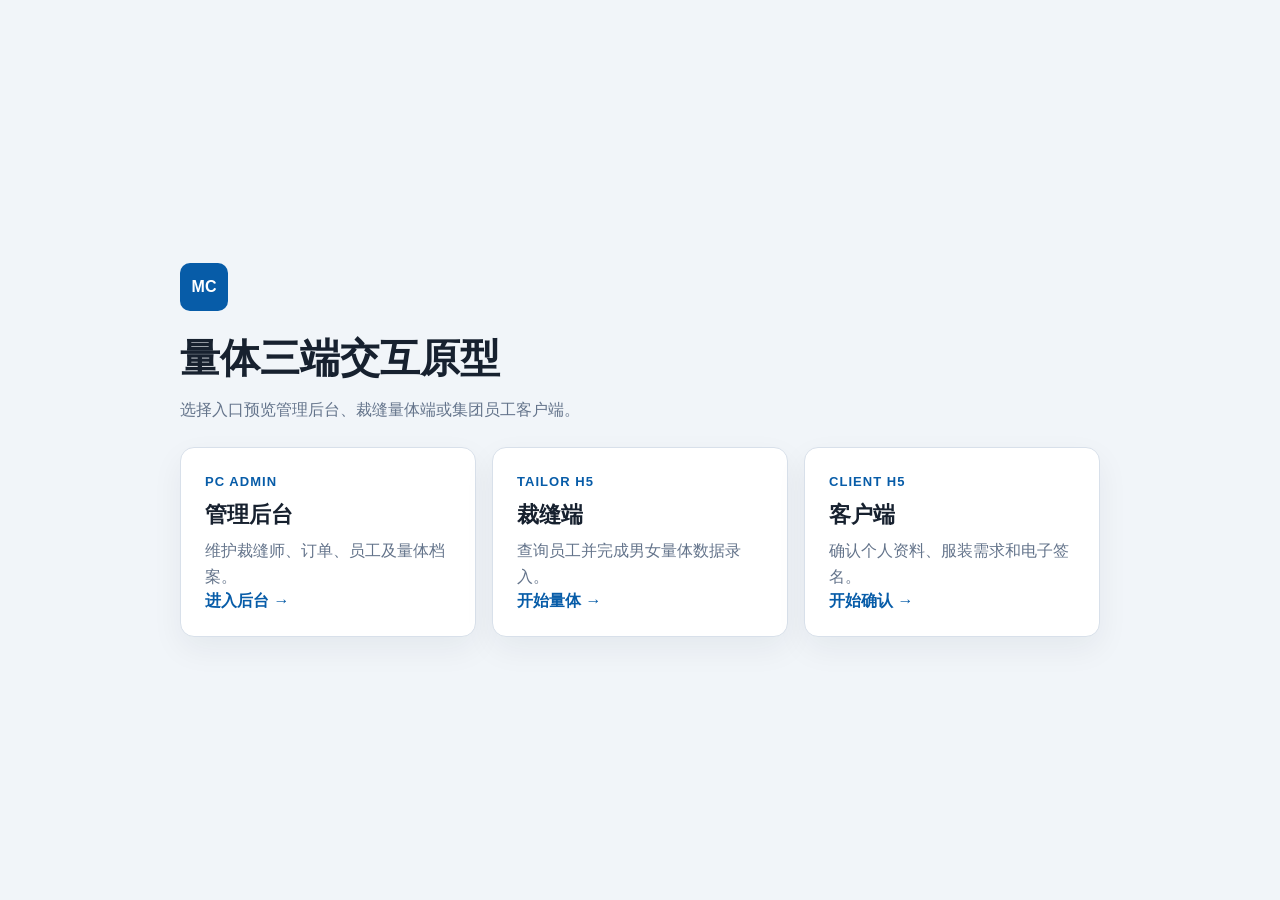
<file: index.html>
<!doctype html>
<html lang="zh-CN">
  <head>
    <meta charset="UTF-8" />
    <meta name="viewport" content="width=device-width, initial-scale=1" />
    <title>MC 量体三端原型</title>
    <style>
      :root {
        color-scheme: light;
        --ink: #17212f;
        --muted: #64748b;
        --line: #d8e0ea;
        --page: #f1f5f9;
        --panel: #ffffff;
        --blue: #075ca8;
      }
      * { box-sizing: border-box; }
      body {
        margin: 0;
        min-height: 100vh;
        display: grid;
        place-items: center;
        padding: 32px 20px;
        background: var(--page);
        color: var(--ink);
        font-family: -apple-system, BlinkMacSystemFont, "Segoe UI", "PingFang SC", "Microsoft YaHei", sans-serif;
      }
      main { width: min(920px, 100%); }
      header { margin-bottom: 24px; }
      .brand-mark {
        width: 48px;
        height: 48px;
        display: grid;
        place-items: center;
        margin-bottom: 20px;
        border-radius: 10px;
        background: var(--blue);
        color: #fff;
        font-weight: 900;
      }
      h1 { margin: 0 0 10px; font-size: clamp(28px, 4vw, 40px); }
      header p { margin: 0; color: var(--muted); line-height: 1.7; }
      .entry-grid { display: grid; grid-template-columns: repeat(3, 1fr); gap: 16px; }
      a {
        min-height: 190px;
        display: flex;
        flex-direction: column;
        justify-content: space-between;
        padding: 24px;
        border: 1px solid var(--line);
        border-radius: 14px;
        background: var(--panel);
        color: inherit;
        text-decoration: none;
        box-shadow: 0 12px 32px rgba(23, 33, 47, 0.06);
        transition: transform 160ms ease, box-shadow 160ms ease;
      }
      a:hover { transform: translateY(-3px); box-shadow: 0 18px 38px rgba(23, 33, 47, 0.1); }
      a span { color: var(--blue); font-size: 13px; font-weight: 800; letter-spacing: 0.08em; }
      a strong { display: block; margin: 10px 0 8px; font-size: 22px; }
      a p { margin: 0; color: var(--muted); line-height: 1.6; }
      a em { color: var(--blue); font-style: normal; font-weight: 800; }
      @media (max-width: 720px) { .entry-grid { grid-template-columns: 1fr; } a { min-height: 156px; } }
    </style>
  </head>
  <body>
    <main>
      <header>
        <div class="brand-mark">MC</div>
        <h1>量体三端交互原型</h1>
        <p>选择入口预览管理后台、裁缝量体端或集团员工客户端。</p>
      </header>
      <section class="entry-grid" aria-label="原型入口">
        <a href="./measure_admin/">
          <div><span>PC ADMIN</span><strong>管理后台</strong><p>维护裁缝师、订单、员工及量体档案。</p></div>
          <em>进入后台 →</em>
        </a>
        <a href="./tailor/">
          <div><span>TAILOR H5</span><strong>裁缝端</strong><p>查询员工并完成男女量体数据录入。</p></div>
          <em>开始量体 →</em>
        </a>
        <a href="./client/">
          <div><span>CLIENT H5</span><strong>客户端</strong><p>确认个人资料、服装需求和电子签名。</p></div>
          <em>开始确认 →</em>
        </a>
      </section>
    </main>
  </body>
</html>
</file>
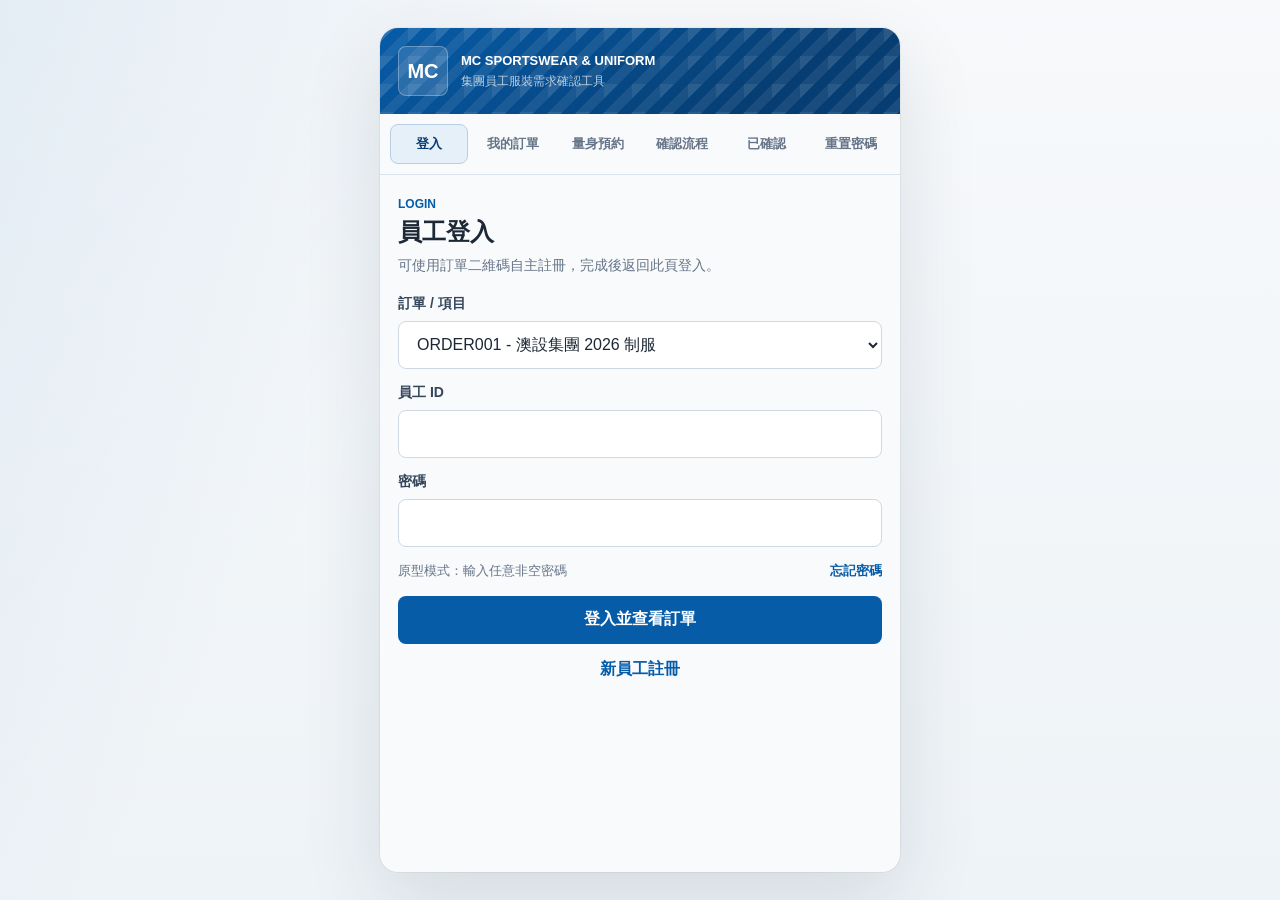
<file: client/index.html>
<!doctype html>
<html lang="zh-HK">
  <head>
    <meta charset="UTF-8" />
    <meta name="viewport" content="width=device-width, initial-scale=1, viewport-fit=cover" />
    <title>MC 客戶端 H5 服裝需求確認 Demo</title>
    <link rel="stylesheet" href="./styles.css?v=20261107-employee-orders" />
  </head>
  <body>
    <main class="app-shell">
      <header class="app-header">
        <div class="brand">
          <div class="brand-mark">MC</div>
          <div>
            <p class="brand-name">MC SPORTSWEAR &amp; UNIFORM</p>
            <p class="brand-subtitle">集團員工服裝需求確認工具</p>
          </div>
        </div>
      </header>

      <nav class="tabs" aria-label="Demo views">
        <button class="tab is-active" type="button" data-view="login">登入</button>
        <button class="tab" type="button" data-view="orders">我的訂單</button>
        <button class="tab" type="button" data-view="appointments">量身預約</button>
        <button class="tab" type="button" data-view="flow">確認流程</button>
        <button class="tab" type="button" data-view="locked">已確認</button>
        <button class="tab" type="button" data-view="reset">重置密碼</button>
      </nav>

      <section class="view is-active" id="view-login" aria-labelledby="login-title">
        <div class="section-head">
          <p class="section-kicker">Login</p>
          <h1 id="login-title">員工登入</h1>
          <p>可使用訂單二維碼自主註冊，完成後返回此頁登入。</p>
        </div>

        <form class="form" id="login-form">
          <label class="field">
            <span>訂單 / 項目</span>
            <select name="order_id" required>
              <option value="ORDER001">ORDER001 - 澳設集團 2026 夏季制服</option>
              <option value="ORDER002">ORDER002 - 澳門分部補單</option>
            </select>
          </label>

          <label class="field">
            <span>員工 ID</span>
            <input name="employee_id" autocomplete="username" required />
          </label>

          <label class="field">
            <span>密碼</span>
            <input name="password" type="password" autocomplete="current-password" required />
          </label>

          <div class="hint-row">
            <span>原型模式：輸入任意非空密碼</span>
            <button class="link-button" type="button" data-jump="reset">忘記密碼</button>
          </div>

          <button class="primary-action" type="submit">登入並查看訂單</button>
          <button class="link-button register-entry" type="button" data-jump="register">新員工註冊</button>
        </form>

        <div class="notice" id="login-result" hidden></div>
      </section>

      <section class="view" id="view-register" aria-labelledby="register-title">
        <div class="section-head">
          <p class="section-kicker">Employee Registration</p>
          <h1 id="register-title">員工自主註冊</h1>
          <p id="register-order-hint">請使用後台生成的訂單二維碼進入註冊。</p>
        </div>
        <form class="form" id="registration-form">
          <label class="field"><span>訂單 / 項目</span><select name="registration_order_id" id="registration-order-select" required></select></label>
          <label class="field"><span>員工編號</span><input name="registration_employee_id" autocomplete="username" required /></label>
          <div class="register-inline-fields">
            <label class="field"><span>姓名</span><input name="registration_name" required /></label>
            <label class="field"><span>性別</span><select name="registration_gender" required><option value="" selected disabled>請選擇性別</option><option value="男">男</option><option value="女">女</option></select></label>
          </div>
          <label class="field"><span>部門</span><select name="registration_department" id="registration-department-select" required></select></label>
          <div class="info-measure-fields">
            <label class="field"><span>身高（cm）</span><input name="registration_height_cm" type="number" min="50" max="250" step="1" required /></label>
            <label class="field"><span>體重（kg）</span><input name="registration_weight_kg" type="number" min="20" max="300" step="0.1" required /></label>
          </div>
          <label class="field"><span>聯絡電話</span><input name="registration_phone" type="tel" inputmode="tel" placeholder="+853 / +86 / +852" required /></label>
          <label class="field"><span>電子郵箱（選填）</span><input name="registration_email" type="email" /></label>
          <button class="primary-action" type="submit">提交註冊</button>
        </form>
        <div class="notice" id="registration-result" hidden></div>
      </section>

      <section class="view" id="view-appointments" aria-labelledby="appointments-title">
        <div class="section-head">
          <p class="section-kicker">Measurement Appointment</p>
          <h1 id="appointments-title">量身預約</h1>
        </div>
        <div class="client-profile-card" id="appointment-profile-card"></div>
        <div class="appointment-selector" id="client-appointment-slots"></div>
        <div class="subsection-head">
          <p class="section-kicker">My Appointments</p>
          <h2>我的預約</h2>
        </div>
        <div class="appointment-record-list" id="client-appointment-records"></div>
      </section>

      <section class="view" id="view-orders" aria-labelledby="orders-title">
        <div id="client-order-list">
          <div class="section-head">
            <p class="section-kicker">My Orders</p>
            <h1 id="orders-title">我的訂單</h1>
            <p>請選擇訂單進行服裝確認或量身預約。</p>
          </div>
          <div class="client-profile-card" id="client-profile-card"></div>
          <div class="client-order-cards" id="client-order-cards"></div>
          <section aria-labelledby="client-after-sales-title">
            <div class="subsection-head after-sale-section-head">
              <div>
                <p class="section-kicker">After-sales</p>
                <h2 id="client-after-sales-title">我的售後</h2>
              </div>
              <button class="secondary-action" type="button" id="client-start-after-sale" data-start-after-sale hidden>提交售後/預約改衫</button>
            </div>
            <div class="after-sale-records" id="client-after-sale-records"></div>
          </section>
        </div>
      </section>

      <section class="view" id="view-after-sale-detail" aria-labelledby="after-sale-detail-title">
        <button type="button" class="secondary-action after-sale-back" data-back-after-sales>‹ 返回申請列表</button>
        <div class="section-head"><p class="section-kicker">After-sales Detail</p><h1 id="after-sale-detail-title" tabindex="-1">售後申請詳情</h1></div>
        <div id="client-after-sale-detail"></div>
      </section>

      <section class="view" id="view-flow" aria-labelledby="flow-title">
        <div class="section-head">
          <p class="section-kicker">Confirmation Flow</p>
          <h1 id="flow-title">服裝需求確認</h1>
          <p>補充個人資料、選擇 SKU 數量，並完成電子簽名。</p>
        </div>

        <ol class="stepper flow-stepper" aria-label="Confirmation steps">
          <li class="is-current" data-step-dot="1">個人資料</li>
          <li data-step-dot="2">SKU 選擇</li>
          <li data-step-dot="3">確認內容</li>
          <li data-step-dot="4">電子簽字</li>
          <li data-step-dot="5">完成</li>
        </ol>

        <form class="form" id="confirm-form">
          <section class="flow-page is-active" data-flow-page="0">
            <div class="readonly-grid">
              <div><span>員工 ID</span><strong id="employee-id-text">EMP001</strong></div>
              <div><span>姓名</span><strong id="employee-name-text">陳嘉儀</strong></div>
              <div><span>性別</span><strong id="employee-gender-text">女</strong></div>
              <div><span>歸屬分部</span><strong id="department-text">深圳總部</strong></div>
            </div>

            <div class="info-measure-fields">
              <label class="field">
                <span>身高 cm</span>
                <input name="height_cm" inputmode="numeric" value="168" />
              </label>

              <label class="field">
                <span>體重 kg</span>
                <input name="weight_kg" inputmode="decimal" value="55.5" />
              </label>
            </div>

            <label class="field">
              <span>聯絡電話</span>
              <input name="phone" inputmode="tel" value="+8613812345678" />
            </label>

            <label class="field">
              <span>電子郵箱</span>
              <input name="email" inputmode="email" value="jiayi.chen@example.com" />
            </label>

            <label class="field pregnancy-field">
              <span>是否懷孕</span>
              <select name="is_pregnant">
                <option value="no">否</option>
                <option value="yes">是</option>
              </select>
            </label>

            <div class="notice info" id="pregnant-tip" hidden>
              <span>請留下聯絡電話，我們會短訊或電話通知溝通孕婦裝製作事宜 。歡迎查詢：2855 0201 澳設-陳小姐<br />辦公時間：星期一至五 10-19:00；星期六日12-18:00 （公眾假期休息）</span>
            </div>

            <button class="primary-action" type="button" id="save-info">下一步</button>
          </section>

          <section class="flow-page" data-flow-page="1">
            <div class="sku-summary">
              <div><span>已選總數</span><strong id="sku-total">0 / 4</strong><button class="style-preview-button style-summary-preview" type="button" data-style-preview="full-outfit">查看樣式</button></div>
              <p>所有 SKU 數量總和必須等於 4 件。</p>
            </div>

            <div class="sku-list" aria-label="SKU 選擇">
              <label class="sku-row">
                <input type="checkbox" name="sku" value="shirt" data-name="襯衫" data-type="上身" />
                <span><strong>襯衫</strong><em>上身</em></span>
                <input class="sku-qty" type="number" min="1" max="4" inputmode="numeric" placeholder="數量" disabled />
              </label>

              <label class="sku-row">
                <input type="checkbox" name="sku" value="jacket" data-name="西裝外套" data-type="上身" />
                <span><strong>西裝外套</strong><em>上身</em></span>
                <input class="sku-qty" type="number" min="1" max="4" inputmode="numeric" placeholder="數量" disabled />
              </label>

              <label class="sku-row">
                <input type="checkbox" name="sku" value="trousers" data-name="西褲" data-type="下身" />
                <span><strong>西褲</strong><em>下身</em></span>
                <input class="sku-qty" type="number" min="1" max="4" inputmode="numeric" placeholder="數量" disabled />
              </label>

              <label class="sku-row">
                <input type="checkbox" name="sku" value="skirt" data-name="半裙" data-type="下身" />
                <span><strong>半裙</strong><em>下身</em></span>
                <input class="sku-qty" type="number" min="1" max="4" inputmode="numeric" placeholder="數量" disabled />
              </label>

              <label class="sku-row">
                <input type="checkbox" name="sku" value="vest" data-name="馬甲" data-type="其他" />
                <span><strong>馬甲</strong><em>其他</em></span>
                <input class="sku-qty" type="number" min="1" max="4" inputmode="numeric" placeholder="數量" disabled />
              </label>
            </div>

            <div class="button-row">
              <button class="secondary-action" type="button" data-flow-back>返回</button>
              <button class="primary-action" type="button" id="save-sku">下一步</button>
            </div>
          </section>

          <section class="flow-page" data-flow-page="2">
            <div class="confirm-card" id="confirm-summary"></div>

            <div class="notice info">
              <span>請確認以上服裝品類及數量無誤。簽字確認後，系統將記錄確認結果，您將無法自行修改。</span>
            </div>

            <div class="button-row">
              <button class="secondary-action" type="button" data-flow-back>返回修改</button>
              <button class="primary-action" type="button" id="go-signature">確認並簽字</button>
            </div>
          </section>

          <section class="flow-page" data-flow-page="3">
            <div class="signature-tip">請使用正楷書寫簽名</div>
            <div class="signature-box">
              <canvas id="signature-pad" width="420" height="180" aria-label="手寫簽名區域"></canvas>
            </div>
            <div class="button-row">
              <button class="secondary-action" type="button" id="back-confirm">返回確認</button>
              <button class="secondary-action" type="button" id="clear-signature">清除簽名</button>
              <button class="primary-action" type="button" id="submit-signature">提交確認</button>
            </div>
          </section>

          <section class="flow-page" data-flow-page="4">
            <div class="success-state">
              <strong>您已完成服裝需求確認</strong>
              <span>確認後如需修改，請聯絡我司工作人員。</span>
            </div>
            <div class="locked-preview" id="completed-summary"></div>
            <button class="primary-action" type="button" data-jump="locked">查看鎖定結果</button>
          </section>
        </form>

        <div class="notice" id="flow-result" hidden></div>
      </section>

      <section class="view" id="view-locked" aria-labelledby="locked-title">
        <div class="section-head">
          <p class="section-kicker">Confirmed</p>
          <h1 id="locked-title">已確認結果</h1>
          <p>再次登入後僅可查看確認結果，不顯示編輯入口。</p>
        </div>

        <div class="locked-preview" id="locked-summary">
          <div class="empty-state">
            <strong>暫無已確認記錄</strong>
            <span>請先完成服裝需求確認流程。</span>
          </div>
        </div>
      </section>

      <section class="view" id="view-reset" aria-labelledby="reset-title">
        <div class="section-head">
          <p class="section-kicker">Reset Password</p>
          <h1 id="reset-title">忘記密碼 / 修改初始密碼</h1>
          <p>保留 1.0 重置密碼模組，通過訂單和員工檔案手機號完成驗證。</p>
        </div>

        <ol class="stepper reset-stepper" aria-label="Password reset steps">
          <li class="is-current" data-step-dot="1">校驗員工</li>
          <li data-step-dot="2">設定新密碼</li>
          <li data-step-dot="3">重置成功</li>
        </ol>

        <form class="form" id="reset-form">
          <div class="reset-page is-active" data-reset-page="0">
            <label class="field">
              <span>訂單 / 項目</span>
              <select name="reset_order_id" required>
                <option value="ORDER001">ORDER001 - 澳設集團 2026 夏季制服</option>
                <option value="ORDER002">ORDER002 - 澳門分部補單</option>
              </select>
            </label>

            <label class="field">
              <span>員工 ID</span>
              <input name="reset_employee_id" required />
            </label>

            <button class="primary-action" type="button" id="check-employee">校驗員工賬號</button>
          </div>

          <div class="reset-page" data-reset-page="1">
            <div class="masked-phone" id="masked-phone">
              <span>檔案手機號</span>
              <strong>+86 **** **** 5678</strong>
            </div>

            <button class="secondary-action" type="button" id="send-code">獲取驗證碼</button>

            <label class="field">
              <span>驗證碼</span>
              <input name="verify_code" inputmode="numeric" maxlength="6" placeholder="輸入任意 6 位數字" />
            </label>

            <label class="field">
              <span>新密碼</span>
              <input name="new_password" type="password" placeholder="6-20 位" />
            </label>

            <label class="field">
              <span>確認新密碼</span>
              <input name="confirm_password" type="password" placeholder="再次輸入新密碼" />
            </label>

            <button class="primary-action" type="submit">確認修改密碼</button>
          </div>

          <div class="reset-page" data-reset-page="2">
            <div class="success-state">
              <strong>密碼重置成功</strong>
              <span>請使用新密碼重新登入。</span>
            </div>
            <button class="primary-action" type="button" id="back-login">返回登入</button>
          </div>
        </form>

        <div class="notice" id="reset-result" hidden></div>
      </section>
    </main>

    <div class="appointment-modal" id="appointment-modal" role="dialog" aria-modal="true" aria-labelledby="appointment-modal-title" hidden>
      <div class="appointment-modal-backdrop" data-close-appointment-modal></div>
      <div class="appointment-modal-card">
        <div class="appointment-modal-icon" aria-hidden="true">✓</div>
        <strong id="appointment-modal-title">預約登記成功</strong>
        <p id="appointment-modal-message">門店將按此時段安排店員和裁縫師。</p>
        <button class="primary-action" type="button" data-close-appointment-modal>知道了</button>
      </div>
    </div>

    <div class="style-modal" id="style-modal" role="dialog" aria-modal="true" aria-labelledby="style-modal-title" hidden>
      <div class="style-modal-backdrop" data-close-style-modal></div>
      <div class="style-modal-card">
        <div class="style-modal-head"><div><p class="section-kicker">Garment Preview</p><h2 id="style-modal-title">服裝樣式</h2></div><button class="style-modal-close" type="button" data-close-style-modal aria-label="關閉樣式預覽">×</button></div>
        <div class="style-gallery"><button class="style-gallery-arrow" type="button" data-style-prev aria-label="上一張">‹</button><img id="style-modal-image" alt="模特上身效果" /><button class="style-gallery-arrow" type="button" data-style-next aria-label="下一張">›</button></div>
        <div class="style-gallery-caption"><strong id="style-modal-caption"></strong><span id="style-modal-counter"></span></div>
        <div class="style-gallery-dots" id="style-gallery-dots" aria-label="樣式圖片頁碼"></div>
      </div>
    </div>

    <dialog id="client-after-sale-dialog" class="return-dialog" aria-labelledby="client-after-sale-title">
      <form id="client-after-sale-form">
        <div class="return-dialog-head">
          <h2 id="client-after-sale-title">售後及改衫申請</h2>
          <button type="button" class="secondary-action" data-close-client-after-sale>關閉</button>
        </div>
        <p>選擇需要退換或改衫的服裝，填寫數量及要求。提交後請將所選服裝帶到門市，由門市同事現場簽收。</p>
        <div id="client-return-items"></div>
        <label>補充說明<textarea id="client-return-remark" rows="2" maxlength="1000"></textarea></label>
        <p id="client-after-sale-error" role="alert"></p>
        <button id="submit-client-after-sale" class="primary-action" type="submit">提交申請</button>
      </form>
    </dialog>
    <script src="../shared/workflow.js?v=20261008-forward-progress"></script>
    <script src="./app.js?v=20261107-employee-orders"></script>
  </body>
</html>
</file>
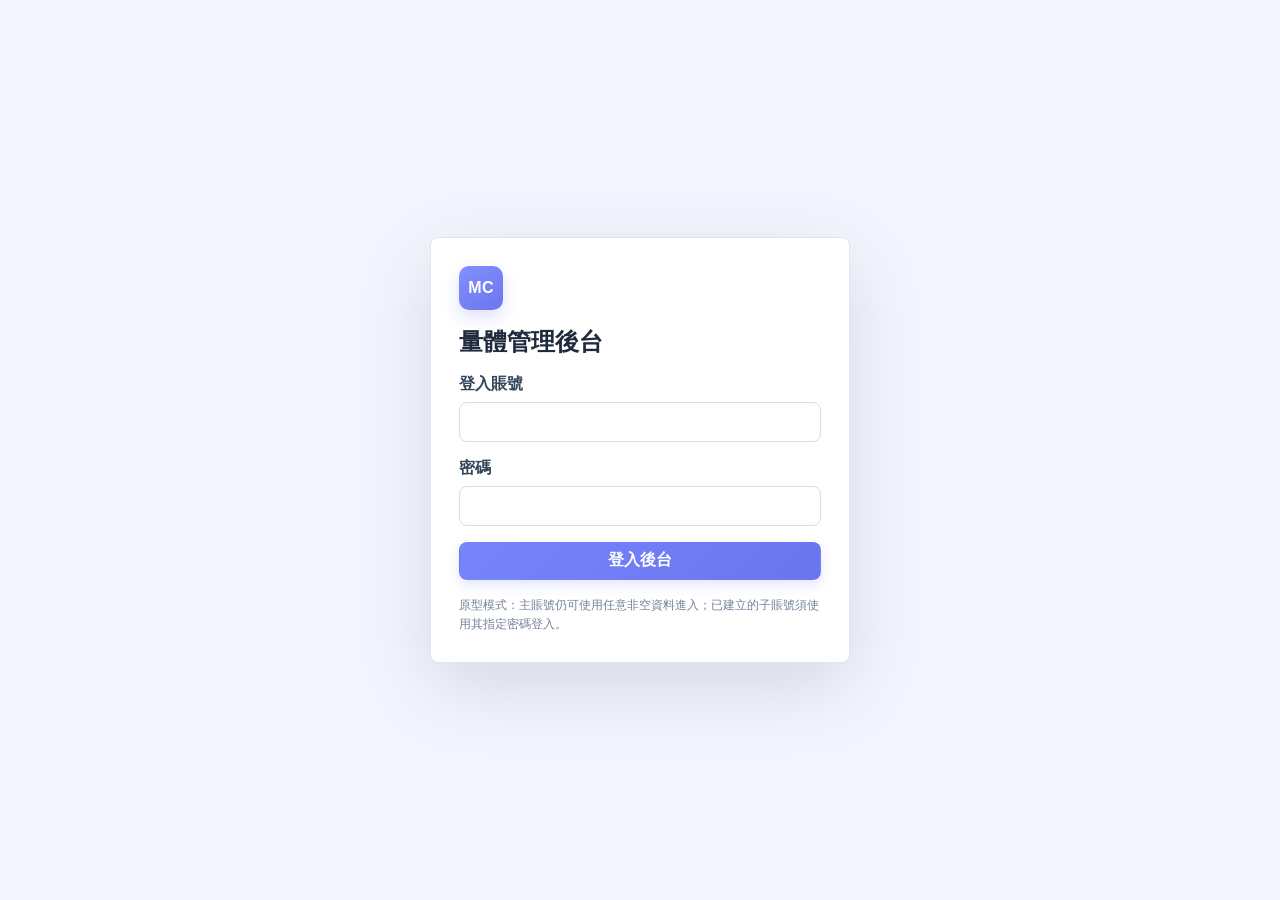
<file: measure_admin/index.html>
<!doctype html>
<html lang="zh-HK">
  <head>
    <meta charset="UTF-8" />
    <meta name="viewport" content="width=device-width, initial-scale=1" />
    <title>MC 量體管理後台</title>
    <link rel="stylesheet" href="./styles.css?v=20261031-qc-flow" />
  </head>
  <body>
    <section class="login-view" id="login-view">
      <form class="login-card" id="login-form">
        <div class="brand-mark">MC</div>
        <h1>量體管理後台</h1>
        <label>
          <span>登入賬號</span>
          <input name="username" autocomplete="username" required />
        </label>
        <label>
          <span>密碼</span>
          <input name="password" type="password" autocomplete="current-password" required />
        </label>
        <button type="submit">登入後台</button>
        <p class="login-hint">原型模式：主賬號仍可使用任意非空資料進入；已建立的子賬號須使用其指定密碼登入。</p>
        <p id="login-error" hidden></p>
      </form>
    </section>

    <main class="admin-shell" id="admin-shell" hidden>
      <aside class="sidebar">
        <div class="brand">
          <div class="brand-mark">MC</div>
          <div>
            <strong>澳服服裝訂製系統</strong>
            <span>PC Admin 後台</span>
          </div>
        </div>
        <nav class="nav">
          <span class="nav-section">導航</span>
          <button class="is-active" type="button" data-view="dashboard" data-permission="dashboard_view">總覽</button>
          <button type="button" data-view="orders" data-permission="order_view">訂單列表</button>
          <button type="button" data-view="after-sales" data-permission="after_sales">售後管理</button>
          <button type="button" data-view="products" data-owner-only>產品配置</button>
          <button type="button" data-view="patterns" data-owner-only>服裝版型</button>
          <button type="button" data-view="appointments" data-permission="appointment_view">預約管理</button>
          <button type="button" data-view="employees" data-permission="employee_view">顧客列表</button>
          <button type="button" data-view="records-male" data-permission="record_view_male">量體記錄</button>
          <button type="button" data-view="tailors" data-permission="tailor_view">裁縫師管理</button>
          <button type="button" data-view="alterations" data-permission="alteration_view">改衣管理</button>
          <button type="button" data-view="records-female" data-permission="record_view_female">女士量體記錄</button>
          <span class="nav-section" data-owner-only>系統配置</span>
          <button class="nav-child" type="button" data-view="subaccounts" data-owner-only>子賬號管理</button>
          <button class="nav-child" type="button" data-view="roles" data-owner-only>角色權限管理</button>
          <button class="nav-child" type="button" data-view="departments" data-owner-only>部門管理</button>
        </nav>
        <button class="ghost" type="button" id="logout">退出登入</button>
      </aside>

      <section class="content">
        <header class="topbar">
          <div>
            <p>分批驗收 · 送廠 · 派送</p>
            <h2 id="view-title">總覽</h2>
          </div>
          <div class="current-user" id="current-user" hidden><strong id="current-user-name"></strong><span id="current-user-role"></span></div>
        </header>

        <section class="view" id="view-patterns">
          <div class="panel list-toolbar"><div><h3>衣服版型管理</h3><p>按服裝維護版型及標準尺碼，再用於初始化產品字段。</p></div><button type="button" data-catalog="new-pattern">創建服裝版型</button></div>
          <div class="panel table-wrap"><table id="pattern-table"></table></div>
        </section>
        <section class="view" id="view-products">
          <div class="panel list-toolbar"><div><h3>產品配置</h3><p>選擇服裝與版型，初始化量體字段後可獨立調整。</p></div><button type="button" data-catalog="new-product">創建產品</button></div>
          <div class="panel table-wrap"><table id="product-table"></table></div>
        </section>
        <section class="view is-active" id="view-dashboard">
          <div class="metric-grid">
            <article><span>裁縫師</span><strong id="metric-tailors">0</strong></article>
            <article><span>訂單</span><strong id="metric-orders">0</strong></article>
            <article><span>員工</span><strong id="metric-employees">0</strong></article>
            <article><span>量體記錄</span><strong id="metric-records">0</strong></article>
          </div>
          <div class="panel">
            <h3>流程</h3>
            <p>後台可錄入裁縫師、訂單與員工資料，並按男士與女士查看、篩選和導出量體記錄。本版本為獨立交互原型，資料僅保存在當前瀏覽器。</p>
          </div>
        </section>

        <section class="view" id="view-tailors">
          <div class="panel list-toolbar"><div><h3>裁縫師列表</h3><p>管理裁縫師姓名及登入資料。</p></div><button type="button" data-open-editor="tailor">新增裁縫師</button></div>
          <div class="panel table-wrap"><table id="tailor-table"></table></div>
        </section>

        <section class="view" id="view-orders">
          <div class="panel list-toolbar"><div><h3>訂單列表</h3><p>管理訂單基本資料，以及客戶端可選的男士、女士服裝類型與數量規則。</p></div><button type="button" data-open-editor="order">新增訂單</button></div>
          <div class="panel table-wrap"><table id="order-table"></table></div>
        </section>

        <section class="view" id="view-signatures">
          <div class="panel signature-detail-head">
            <button class="secondary" type="button" id="back-to-orders">返回訂單列表</button>
            <div><h3>簽字明細</h3><p id="signature-order-subtitle">-</p></div>
            <button type="button" id="export-signatures">導出明細</button>
          </div>
          <div class="panel signature-filters">
            <label><span>客戶姓名</span><input id="signature-filter-name" type="search" placeholder="搜尋客戶姓名" /></label>
            <label><span>員工編號</span><input id="signature-filter-employee" type="search" placeholder="搜尋員工編號" /></label>
            <button class="secondary" type="button" id="clear-signature-filters">清除篩選</button>
          </div>
          <div class="panel table-wrap"><table id="signature-table"></table></div>
          <div class="panel pagination" id="signature-pagination"></div>
        </section>

        <section class="view" id="view-employees">
          <div class="panel employee-import-actions list-toolbar">
            <div>
              <h3>員工列表</h3>
              <p>新增、編輯員工，或批量導入員工及量體檔案。</p>
            </div>
            <div class="row-actions">
              <button type="button" data-open-editor="employee" data-owner-only>新增員工</button>
              <button type="button" id="open-comparison-analysis" data-owner-only>對比分析</button>
              <button type="button" data-open-import="employees" data-owner-only>導入員工信息</button>
              <button class="secondary" type="button" data-open-import="measurements" data-owner-only>導入量體檔案</button>
              <button class="secondary" type="button" id="export-measurement-template" data-owner-only>導出量體檔案模板</button>
            </div>
          </div>
          <div class="panel employee-filters">
            <label><span>員工編號</span><input id="employee-filter-id" type="search" placeholder="搜尋員工編號" /></label>
            <label><span>姓名</span><input id="employee-filter-name" type="search" placeholder="搜尋姓名" /></label>
            <label><span>歸屬訂單</span><select id="employee-filter-order"><option value="">全部訂單</option></select></label>
            <button class="secondary" type="button" id="clear-employee-filters">清除篩選</button>
          </div>
          <div class="panel table-wrap"><table id="employee-table"></table></div>
          <div class="panel pagination" id="employee-pagination"></div>
        </section>

        <section class="view" id="view-after-sales">
          <div class="panel list-toolbar">
            <div><h3>售後管理</h3><p>员工提交售后或门店后台新建 → 门店签收 → 生成改衣任务 → 工厂处理 → 完成派送。</p></div>
            <div class="row-actions"><button type="button" id="open-admin-after-sale" data-permission="after_sales">門市代建</button><button type="button" id="open-after-status-import">導入更新狀態</button><button type="button" id="export-after-sales" data-permission="after_sales_export">導出篩選明細</button></div>
          </div>
          <div class="panel after-sale-filters">
            <label><span>員工 / 登記編號</span><input id="after-sale-filter-keyword" type="search" placeholder="員工編號、姓名或登記編號" /></label>
            <label><span>單位名稱</span><input id="after-sale-filter-unit" type="search" placeholder="搜尋單位名稱" /></label>
            <div class="after-sale-date-filter"><span>登記時間</span><div><input id="after-sale-filter-start" type="date" aria-label="登記開始日期" /><em>至</em><input id="after-sale-filter-end" type="date" aria-label="登記結束日期" /></div></div>
            <label><span>需求狀態</span><select id="after-sale-filter-status"><option value="">全部狀態</option><option>提交售後</option><option>已簽收</option><option>門市收貨</option><option>已下單到工廠</option><option>工廠交付，待派送</option><option>完成派送</option><option>已關閉</option></select></label>
            <button class="secondary" type="button" id="clear-after-sale-filters">清除篩選</button>
          </div>
          <div class="panel after-sale-batch-bar">
            <span id="after-sale-selected-count">已選 0 項</span>
            <label><span>批量推進工廠 / 派送階段</span><select id="after-sale-batch-status"><option value="">請選擇</option><option>已下單到工廠</option><option>工廠交付，待派送</option><option>完成派送</option></select></label>
            <button type="button" id="apply-after-sale-status">確認修改</button>
          </div>
          <div class="panel table-wrap"><table id="after-sale-table"></table></div>
          <div class="panel pagination" id="after-sale-pagination"></div>
        </section>

        <section class="view" id="view-alterations">
          <div class="panel list-toolbar">
            <div><h3>改衣管理</h3><p>一件一码管理改衣任务，记录师傅、QC 逐次交接、数量差异、收费、异常和员工中止。</p></div>
            <div class="row-actions"><span id="alteration-selected-count" class="table-subtext">已选 0 个任务</span><button type="button" id="open-alteration-assign" data-permission="alteration_process">分配师傅</button><button type="button" id="open-alteration-return" data-permission="alteration_process">师傅交回门市</button><button type="button" id="open-alteration-qc-assign" data-permission="alteration_process">分配QC</button><button type="button" id="open-alteration-qc-return" data-permission="alteration_process">QC 交回</button><button type="button" id="print-alteration-barcodes" data-permission="alteration_process" disabled>批量打印条码</button><button type="button" id="open-alteration-task" data-permission="alteration_view">新建改衣任务</button><button class="secondary" type="button" id="export-alterations" data-permission="alteration_export">导出任务</button></div>
          </div>
          <div class="panel alteration-summary" id="alteration-summary"></div>
          <div class="panel alteration-filters">
            <label><span>任务 / 员工 / 師傅</span><input id="alteration-filter-keyword" type="search" placeholder="编号、员工、订单或师傅" /></label>
            <label><span>任务类型</span><select id="alteration-filter-type"><option value="">全部类型</option><option>普通改衣</option><option>师傅改错返工</option><option>收费改衣</option></select></label>
            <label><span>状态</span><select id="alteration-filter-status"><option value="">全部状态</option><option>门市已收衣</option><option>待分配</option><option>改衣中</option><option>门市质检</option><option>待派送</option><option>支行代签</option><option>已完成</option><option>员工中止</option><option>待处理异常</option></select></label>
            <label class="alteration-check-filter"><input id="alteration-filter-anomaly" type="checkbox" /> <span>只看待处理异常</span></label>
            <button class="secondary" type="button" id="clear-alteration-filters">清除筛选</button>
          </div>
          <div class="panel table-wrap"><table id="alteration-table"></table></div>
          <div class="panel pagination" id="alteration-pagination"></div>
        </section>

        <section class="view" id="view-appointments">
          <div class="panel list-toolbar">
            <div><h3>預約時段</h3><p>配置量身服務地址、服務時間與接待容量，供員工端直接登記。</p></div>
            <div class="row-actions appointment-toolbar-actions">
              <span id="appointment-selected-count">已選 0 個時段</span>
              <button class="secondary" type="button" id="export-appointment-details" data-permission="appointment_export" disabled>導出明細</button>
              <button type="button" id="open-appointment-slot-editor" data-permission="appointment_manage">新增時段</button>
            </div>
          </div>
          <div class="panel appointment-summary" id="appointment-summary"></div>
          <div class="panel table-wrap"><table id="appointment-slot-table"></table></div>
        </section>

        <section class="view" id="view-records-male">
          <div class="panel table-head record-toolbar" data-record-export-panel>
            <h3>男士量體記錄</h3>
            <div class="export-controls" aria-label="男士量體記錄導出篩選">
              <label><span>姓名</span><input class="record-name-search" type="search" placeholder="搜尋姓名" /></label>
              <label><span>員工編號</span><input class="record-employee-search" type="search" placeholder="搜尋員工編號" /></label>
              <label><span>訂單</span><select class="export-order-select"><option value="">全部訂單</option></select></label>
              <label><span>開始</span><input class="export-start-date" type="date" /></label>
              <label><span>結束</span><input class="export-end-date" type="date" /></label>
              <button type="button" data-export-records="男">導出 CSV</button>
              <button class="secondary" type="button" data-clear-export-filters>清除</button>
            </div>
          </div>
          <div class="panel table-wrap"><table id="male-record-table"></table></div>
          <div class="panel pagination" data-record-pagination="男"></div>
        </section>

        <section class="view" id="view-records-female">
          <div class="panel table-head record-toolbar" data-record-export-panel>
            <h3>女士量體記錄</h3>
            <div class="export-controls" aria-label="女士量體記錄導出篩選">
              <label><span>姓名</span><input class="record-name-search" type="search" placeholder="搜尋姓名" /></label>
              <label><span>員工編號</span><input class="record-employee-search" type="search" placeholder="搜尋員工編號" /></label>
              <label><span>訂單</span><select class="export-order-select"><option value="">全部訂單</option></select></label>
              <label><span>開始</span><input class="export-start-date" type="date" /></label>
              <label><span>結束</span><input class="export-end-date" type="date" /></label>
              <button type="button" data-export-records="女">導出 CSV</button>
              <button class="secondary" type="button" data-clear-export-filters>清除</button>
            </div>
          </div>
          <div class="panel table-wrap"><table id="female-record-table"></table></div>
          <div class="panel pagination" data-record-pagination="女"></div>
        </section>

        <section class="view" id="view-subaccounts">
          <div class="panel list-toolbar"><div><h3>子賬號列表</h3><p>配置登入信息並綁定角色，權限由角色統一繼承。</p></div><button type="button" id="open-subaccount-editor">新增子賬號</button></div>
          <div class="panel table-wrap"><table id="subaccount-table"></table></div>
        </section>
        <section class="view" id="view-roles">
          <div class="panel list-toolbar"><div><h3>角色權限管理</h3><p>按角色配置頁面與接口權限，子賬號綁定角色後即時生效。</p></div><button type="button" id="open-role-editor">新增角色</button></div>
          <div class="panel role-help"><strong>配置提示</strong><span>勾選頁面操作後，角色可使用對應功能；停用角色後，綁定該角色的子賬號將暫停登入。</span></div>
          <div class="panel table-wrap"><table id="role-table"></table></div>
        </section>
        <section class="view" id="view-departments">
          <div class="panel list-toolbar"><div><h3>部門管理</h3><p>維護員工自主註冊時可選的部門。</p></div><button type="button" id="add-department">新增部門</button></div>
          <div class="panel table-wrap"><table id="department-table"></table></div>
        </section>
      </section>
    </main>

    <dialog class="archive-dialog" id="order-progress-dialog" aria-labelledby="order-progress-title">
      <div class="dialog-head"><div><h3 id="order-progress-title">變更正向訂單進度</h3><p id="order-progress-subtitle"></p></div><button type="button" onclick="this.closest('dialog').close()">關閉</button></div>
      <p>簽字確認服裝 → 預約量身 → 完成量身 → 已下單到工廠 → 工廠交付，待派送 → 已交付。</p>
      <p class="dialog-tip">核實業務已完成後，按順序確認下一階段。簽字、預約與量身操作亦會自動更新進度；手動確認僅更新進度，不會新增簽名、預約或量體檔案。</p>
      <div class="after-sale-batch-bar"><button type="button" id="open-forward-status-import">導入更新狀態</button><label>批量變更進度<select id="order-progress-batch-stage"></select></label><button type="button" id="apply-order-progress">更新已選員工</button><span>請勾選相同進度的員工；下單到工廠時需填寫預計交付日期。</span></div>
      <div class="table-wrap" id="order-progress-content"></div>
    </dialog>
    <div class="toast" id="toast" hidden></div>
    <dialog class="archive-dialog" id="archive-dialog">
      <div class="dialog-head"><div><h3 id="archive-title">員工量體檔案</h3><p id="archive-subtitle"></p></div><button class="secondary" type="button" data-close-archive>關閉</button></div>
      <div class="table-wrap"><table id="archive-table"></table></div>
    </dialog>
    <dialog class="entity-dialog" id="tailor-dialog">
      <form id="tailor-form">
        <div class="dialog-head"><div><h3 id="tailor-dialog-title">新增裁縫師</h3><p>填寫裁縫師登入資料。</p></div><button class="secondary" type="button" data-close-entity>取消</button></div>
        <input type="hidden" name="id" />
        <div class="dialog-form-grid">
          <label><span>裁縫師姓名</span><input name="name" required /></label>
          <label><span>登入賬號</span><input name="username" required /></label>
          <label><span>登入密碼</span><input name="password" type="password" autocomplete="new-password" /><small>新增時必填；編輯時留空代表保持已設置狀態。原型不保存明文密碼。</small></label>
        </div>
        <div class="dialog-actions"><button type="submit">保存裁縫師</button></div>
      </form>
    </dialog>
    <dialog class="entity-dialog order-dialog" id="order-dialog">
      <form id="order-form" novalidate>
        <div class="dialog-head"><div><h3 id="order-dialog-title">新增訂單</h3><p>配置訂單基本資料及客戶端可選服裝。</p></div><button class="secondary" type="button" data-close-entity>取消</button></div>
        <input type="hidden" name="id" />
        <ol class="order-steps" aria-label="訂單配置步驟">
          <li class="is-active" data-order-step-indicator="1"><strong>1</strong><span>基本資料與服裝類型</span></li>
          <li data-order-step-indicator="2"><strong>2</strong><span>配置服裝</span></li>
        </ol>
        <section class="order-step is-active" data-order-step="1">
          <div class="dialog-form-grid order-basic-grid">
            <label><span>訂單號</span><input name="order_id" required /></label>
            <label><span>公司名</span><input name="company_name" required /></label>
          </div>
          <div class="garment-section-head">
            <div><h4>服裝類型</h4><p>按性別配置員工在客戶端可看到的服裝選項。</p></div>
          </div>
          <div class="garment-gender-grid">
            <section class="garment-gender-card">
              <div class="garment-card-head"><div><span class="gender-badge male">男</span><strong>男士服裝</strong></div><button class="secondary compact-button" type="button" data-add-garment="男">新增類型</button></div>
              <div class="garment-type-list" id="male-garment-types"></div>
            </section>
            <section class="garment-gender-card">
              <div class="garment-card-head"><div><span class="gender-badge female">女</span><strong>女士服裝</strong></div><button class="secondary compact-button" type="button" data-add-garment="女">新增類型</button></div>
              <div class="garment-type-list" id="female-garment-types"></div>
            </section>
          </div>
          <p class="form-error" id="order-type-error" hidden></p>
        </section>
        <section class="order-step" data-order-step="2">
          <section class="order-config-section" aria-labelledby="order-rule-title">
            <div class="garment-section-head rule-section-head">
              <div><h4 id="order-rule-title">組合數量限制</h4><p>可設定同一性別下多個服裝類型的合計數量。</p></div>
              <button class="secondary compact-button" type="button" data-add-quantity-rule>添加限制規則</button>
            </div>
            <div class="quantity-rule-list" id="quantity-rule-list"></div>
            <p class="form-error" id="order-rule-error" role="alert" tabindex="-1" hidden></p>
          </section>
          <section class="order-config-section" aria-labelledby="order-after-sale-title">
            <div class="garment-section-head">
              <h4 id="order-after-sale-title">售後產品</h4>
              <p>勾選可售後的服裝，填寫每件可售後次數。員工申請與門市代建共用此規則。</p>
            </div>
            <div class="garment-gender-grid" id="order-after-sale-products"></div>
            <p class="form-error" id="order-after-sale-error" role="alert" hidden></p>
          </section>
        </section>
        <div class="dialog-actions order-dialog-actions">
          <button class="secondary" type="button" id="order-step-prev" hidden>上一步</button>
          <button type="submit" id="order-step-next">下一步：配置服裝</button>
          <button type="submit" id="order-save" hidden>保存訂單</button>
        </div>
      </form>
    </dialog>
    <dialog class="entity-dialog" id="employee-dialog">
      <form id="employee-form">
        <div class="dialog-head"><div><h3 id="employee-dialog-title">新增員工</h3><p>填寫員工基本資料及歸屬訂單。</p></div><button class="secondary" type="button" data-close-entity>取消</button></div>
        <input type="hidden" name="id" />
        <div class="dialog-form-grid employee-dialog-grid">
          <label><span>員工編號</span><input name="employee_id" required /></label>
          <label><span>姓名</span><input name="name" required /></label>
          <label><span>性別</span><select name="gender" required><option>男</option><option>女</option></select></label>
          <label><span>身高 cm</span><input name="height_cm" type="number" step="0.1" min="0" /></label>
          <label><span>體重 kg</span><input name="weight_kg" type="number" step="0.1" min="0" /></label>
          <label><span>部門</span><select name="unit_name" id="employee-department-select" required></select></label>
          <label><span>歸屬訂單 / 公司</span><select name="order_id" id="employee-order-select" required></select></label>
        </div>
        <div class="dialog-actions"><button type="submit">保存員工</button></div>
      </form>
    </dialog>
    <dialog class="import-dialog" id="employee-import-dialog">
      <div class="dialog-head"><div><h3>導入員工信息</h3><p>選擇歸屬訂單並上傳 CSV、TSV 或 XLSX 文件。</p></div><button class="secondary" type="button" data-close-import>取消</button></div>
      <div class="dialog-form-grid">
        <label><span>歸屬訂單 / 公司</span><select id="import-order-select" required></select></label>
        <label class="file-field"><span>員工文件</span><input id="employee-import-file" type="file" accept=".csv,.tsv,.txt,.xlsx,text/csv,text/tab-separated-values" /></label>
      </div>
      <p class="dialog-tip">必填表頭：員工編號、姓名、性別、單位名字；可選：身高、體重。</p>
      <div class="dialog-actions"><button type="button" id="import-employees">確認導入</button></div>
    </dialog>
    <dialog class="import-dialog" id="measurement-import-dialog">
      <div class="dialog-head"><div><h3>導入量體檔案</h3><p>上傳文件後確認導入，系統將為匹配員工生成新的量體版本。</p></div><button class="secondary" type="button" data-close-import>取消</button></div>
      <div class="dialog-form-grid">
        <label class="file-field"><span>量體記錄文件</span><input id="measurement-import-file" type="file" accept=".csv,.tsv,.txt,.xlsx,text/csv,text/tab-separated-values" /></label>
      </div>
      <p class="dialog-tip">支持 CSV、TSV、XLSX。必填：訂單號、員工編號；量體字段可使用導出表頭或字段代碼。</p>
      <div class="dialog-actions"><button type="button" id="import-measurements">確認導入</button></div>
    </dialog>
    <dialog class="record-edit-dialog" id="record-edit-dialog">
      <form id="record-edit-form">
        <div class="dialog-head"><div><h3>修改量體版本</h3><p id="record-edit-subtitle"></p></div><button class="secondary" type="button" data-close-record-edit>取消</button></div>
        <input type="hidden" name="measurement_id" />
        <div class="measurement-form-grid" id="record-measurement-fields"></div>
        <label><span>備註</span><textarea name="remark" rows="3"></textarea></label>
        <div class="dialog-actions"><button type="submit">保存修改</button></div>
      </form>
    </dialog>
    <dialog class="entity-dialog subaccount-dialog" id="subaccount-dialog">
      <form id="subaccount-form">
        <div class="dialog-head"><div><h3 id="subaccount-dialog-title">新增子賬號</h3><p>配置子賬號登入信息及可使用的功能。</p></div><button class="secondary" type="button" data-close-subaccount>取消</button></div>
        <input type="hidden" name="id" />
        <div class="dialog-form-grid">
          <label><span>姓名</span><input name="name" maxlength="30" required /></label>
          <label><span>登入賬號</span><input name="username" maxlength="30" autocomplete="off" required /></label>
          <label><span>登入密碼</span><input name="password" type="password" minlength="6" autocomplete="new-password" required /><small id="subaccount-password-tip">至少 6 位；原型僅保存哈希值</small></label>
          <label><span>賬號狀態</span><select name="status"><option value="enabled">啟用</option><option value="disabled">停用</option></select></label>
        </div>
        <label class="subaccount-role-field"><span>角色（可多選）</span><select name="role_ids" id="subaccount-role-select" multiple size="4" required></select><small id="subaccount-role-summary">可同時選擇多個角色，權限將合併生效。</small></label>
        <p class="form-error" id="subaccount-form-error" hidden></p>
        <div class="dialog-actions"><button type="submit">保存子賬號</button></div>
      </form>
    </dialog>
    <dialog class="entity-dialog role-dialog" id="role-dialog">
      <form id="role-form">
        <div class="dialog-head"><div><h3 id="role-dialog-title">新增角色</h3><p>配置角色可訪問的頁面與接口操作。</p></div><button class="secondary" type="button" data-close-role>取消</button></div>
        <input type="hidden" name="id" />
        <div class="role-basic-fields">
          <label><span>角色名稱</span><input name="name" maxlength="30" placeholder="例如：量體運營" required /></label>
          <fieldset class="role-status-fieldset"><legend>狀態</legend><label><input type="radio" name="status" value="enabled" checked /><span>啟用</span></label><label><input type="radio" name="status" value="disabled" /><span>停用</span></label></fieldset>
        </div>
        <section class="permission-matrix-section" aria-labelledby="permission-matrix-title">
          <div class="permission-matrix-head"><div><h4 id="permission-matrix-title">分配權限</h4><p>按歸屬、頁面及接口逐項選擇。</p></div><div class="permission-matrix-actions"><button class="secondary" type="button" id="role-select-all">全選</button><button class="secondary" type="button" id="role-clear-all">清空</button></div></div>
          <div class="permission-matrix-wrap"><table class="permission-matrix" id="permission-matrix-table"></table></div>
        </section>
        <p class="form-error" id="role-form-error" hidden></p>
        <div class="dialog-actions"><button type="submit">保存角色</button></div>
      </form>
    </dialog>
    <dialog class="entity-dialog appointment-slot-dialog" id="appointment-slot-dialog">
      <form id="appointment-slot-form">
        <div class="dialog-head"><div><h3 id="appointment-slot-dialog-title">新增預約時段</h3><p>同一地址可建立多個服務時段，每個時段獨立計算預約人數。</p></div><button class="secondary" type="button" data-close-appointment-slot>取消</button></div>
        <input type="hidden" name="id" />
        <div class="dialog-form-grid appointment-slot-grid">
          <label><span>對應訂單</span><select name="order_id" id="appointment-order-select" required></select></label>
          <label class="appointment-address-field"><span>預約地址</span><input name="address" maxlength="120" placeholder="例如：澳門門店 2 樓量體區" required /></label>
          <label><span>服務日期</span><input name="date" type="date" required /></label>
          <label><span>開始時間</span><input name="start_time" type="time" required /></label>
          <label><span>結束時間</span><input name="end_time" type="time" required /></label>
          <label><span>可預約最大值</span><input name="max_bookings" type="number" min="1" max="999" step="1" required /></label>
          <label><span>時段狀態</span><select name="status"><option value="enabled">開放預約</option><option value="disabled">暫停預約</option></select></label>
        </div>
        <label class="appointment-overbook-option"><input name="allow_overbook" type="checkbox" /><span><strong>支持超額預約</strong><small>開啟後，達到最大值仍允許員工繼續登記；管理列表會標記超額人數。</small></span></label>
        <p class="form-error" id="appointment-slot-error" hidden></p>
        <div class="dialog-actions"><button type="submit">保存預約時段</button></div>
      </form>
    </dialog>
    <dialog class="appointment-detail-dialog" id="appointment-detail-dialog">
      <div class="dialog-head"><div><h3 id="appointment-detail-title">預約員工明細</h3><p id="appointment-detail-subtitle"></p></div><button class="secondary" type="button" data-close-appointment-detail>關閉</button></div>
      <div class="table-wrap"><table id="appointment-detail-table"></table></div>
    </dialog>
    <dialog class="entity-dialog followup-dialog" id="followup-dialog">
      <form id="followup-form">
        <div class="dialog-head"><div><h3>量體事項跟進</h3><p id="followup-subtitle"></p></div><button class="secondary" type="button" data-close-followup>取消</button></div>
        <input type="hidden" name="measurement_id" />
        <div class="dialog-form-grid">
          <label><span>跟進狀態</span><select name="followup_status" required><option value="待跟進">待跟進</option><option value="跟進中">跟進中</option><option value="已完成">已完成</option></select></label>
          <label><span>下次跟進日期</span><input name="followup_due_date" type="date" /></label>
        </div>
        <label class="followup-note"><span>跟進備註</span><textarea name="followup_note" rows="4" maxlength="300" placeholder="記錄需核對的量體字段、溝通結果或下一步安排"></textarea></label>
        <div class="dialog-actions"><button type="submit">保存跟進記錄</button></div>
      </form>
    </dialog>
    <dialog class="after-sale-detail-dialog" id="after-sale-detail-dialog">
      <div class="dialog-head"><div><h3 id="after-sale-detail-title">售後詳情</h3><p id="after-sale-detail-subtitle"></p></div><button class="secondary" type="button" data-close-after-sale-detail>關閉</button></div>
      <div id="after-sale-detail-content"></div>
    </dialog>
    <dialog class="after-sale-create-dialog" id="after-sale-create-dialog" aria-labelledby="admin-after-sale-title">
      <form id="admin-after-sale-form">
        <div class="dialog-head"><div><h3 id="admin-after-sale-title">門市代理售後</h3><p>選擇訂單及員工，再勾選可售後服裝。提交後自動記為「已簽收」。</p></div><button class="secondary" type="button" data-close-after-sale-create>取消</button></div>
        <div class="dialog-form-grid">
          <label><span>訂單</span><select id="admin-after-sale-order" name="order_id" required></select></label>
          <label><span>搜尋員工編號</span><input id="admin-after-sale-employee-search" type="search" placeholder="輸入員工編號後選擇" autocomplete="off" /></label>
        </div>
        <div class="after-sale-admin-employee-results" id="admin-after-sale-employee-results"></div>
        <div class="after-sale-admin-selected" id="admin-after-sale-selected" hidden></div>
        <div class="after-sale-admin-items" id="admin-after-sale-items"></div>
        <label class="after-sale-demand-field"><span>整單補充說明（可選）</span><textarea name="remark" rows="2" maxlength="300" placeholder="例如：週五前送回支行"></textarea></label>
        <p class="form-error" id="admin-after-sale-error" role="alert" hidden></p>
        <div class="dialog-actions"><button type="submit" id="admin-after-sale-submit" disabled>確認提交並標記已簽收</button></div>
      </form>
    </dialog>
    <dialog class="alteration-detail-dialog" id="alteration-detail-dialog">
      <div class="dialog-head"><div><h3 id="alteration-detail-title">改衣任務</h3><p id="alteration-detail-subtitle"></p></div><button class="secondary" type="button" data-close-alteration-detail>關閉</button></div>
      <div id="alteration-detail-content"></div>
    </dialog>
    <dialog class="entity-dialog alteration-task-dialog" id="alteration-task-dialog">
      <form id="alteration-task-form">
        <div class="dialog-head"><div><h3>新建改衣任務</h3><p>门市按实际收到数量建单；系统为每件服装生成内部编号和条码。</p></div><button class="secondary" type="button" data-close-alteration-task>取消</button></div>
        <div class="dialog-form-grid">
          <label><span>订单</span><select name="order_id" required></select></label>
          <label><span>员工</span><select name="employee_id" required></select></label>
          <label><span>任务类型</span><select name="type"><option>普通改衣</option><option>师傅改错返工</option><option>收费改衣</option></select></label>
          <label><span>改衣产品</span><select name="sku_id" required></select></label>
          <label><span>实际收到数量</span><input name="quantity" type="number" min="1" step="1" value="1" required /></label>
          <label><span>手工费金额（可选）</span><input name="fee_amount" inputmode="decimal" placeholder="待确认可留空" /></label>
        </div>
        <label class="alteration-fee-check"><input name="requires_fee" type="checkbox" /> <span>标记为收费改衣（门市现场收款）</span></label>
        <label class="alteration-demand-field"><span>修改内容</span><textarea name="alteration" rows="3" required placeholder="例如：裤长缩短 2cm；请保留原有版型"></textarea></label>
        <div class="dialog-tip">免费次数按 员工 + 订单 + 改衣产品 计算；中止和师傅改错返工的次数规则需按需求确认后由管理员处理。</div>
        <div class="dialog-actions"><button type="submit">保存改衣任务</button></div>
      </form>
    </dialog>
    <dialog class="alteration-assign-dialog" id="alteration-assign-dialog">
      <form id="alteration-assign-form">
        <div class="dialog-head"><div><h3>分配师傅</h3><p>先选择师傅，再用扫码枪扫描改衣任务条码；每扫描一件增加一件。</p></div><button class="secondary" type="button" data-close-alteration-assign>取消</button></div>
        <div class="dialog-form-grid alteration-assign-fields">
          <label><span>师傅</span><select id="alteration-assign-tailor" name="tailor_id" required></select></label>
          <label><span>扫码枪输入</span><input id="alteration-barcode-scan" autocomplete="off" placeholder="扫描条码后自动加入" /></label>
        </div>
        <p class="dialog-tip">只接受状态为“门市已收衣 / 待分配”的任务；重复扫描不会重复加入，已分配任务不能再次分配。</p>
        <div class="table-wrap"><table id="alteration-assignment-scan-table"></table></div>
        <p class="form-error" id="alteration-assign-error" hidden></p>
        <div class="dialog-actions"><button type="submit">确认分配已扫描任务</button></div>
      </form>
    </dialog>
    <dialog class="alteration-assign-dialog" id="alteration-return-dialog">
      <form id="alteration-return-form">
        <div class="dialog-head"><div><h3>师傅交回门市</h3><p>用扫码枪扫描师傅交回的任务条码；每扫描一件增加一件，签收后进入门市质检。</p></div><button class="secondary" type="button" data-close-alteration-return>取消</button></div>
        <label><span>扫码枪输入</span><input id="alteration-return-scan" autocomplete="off" placeholder="扫描条码后自动加入" /></label>
        <p class="dialog-tip">只接受状态为“改衣中”的任务；重复扫描不会重复加入。</p>
        <div class="table-wrap"><table id="alteration-return-scan-table"></table></div>
        <p class="form-error" id="alteration-return-error" hidden></p>
        <div class="dialog-actions"><button type="submit">确认签收并进入门市质检</button></div>
      </form>
    </dialog>
    <dialog class="alteration-assign-dialog" id="alteration-qc-assign-dialog">
      <form id="alteration-qc-assign-form">
        <div class="dialog-head"><div><h3>分配QC</h3><p>先选择 QC，再用扫码枪扫描待质检服装条码；每扫描一件增加一件。</p></div><button class="secondary" type="button" data-close-alteration-qc-assign>取消</button></div>
        <div class="dialog-form-grid alteration-assign-fields">
          <label><span>QC</span><select id="alteration-qc-assign-inspector" name="qc_id" required></select></label>
          <label><span>扫码枪输入</span><input id="alteration-qc-barcode-scan" autocomplete="off" placeholder="扫描条码后自动加入" /></label>
        </div>
        <p class="dialog-tip">只接受状态为“门市质检”的任务；重复扫描不会重复加入，已分配 QC 的任务不能再次分配。</p>
        <div class="table-wrap"><table id="alteration-qc-assignment-scan-table"></table></div>
        <p class="form-error" id="alteration-qc-assign-error" hidden></p>
        <div class="dialog-actions"><button type="submit">确认分配已扫描任务</button></div>
      </form>
    </dialog>
    <dialog class="alteration-assign-dialog" id="alteration-qc-return-dialog">
      <form id="alteration-qc-return-form">
        <div class="dialog-head"><div><h3>QC 交回</h3><p>用扫码枪扫描 QC 完成质检后交回门市的服装条码；确认后任务进入待派送。</p></div><button class="secondary" type="button" data-close-alteration-qc-return>取消</button></div>
        <label><span>扫码枪输入</span><input id="alteration-qc-return-scan" autocomplete="off" placeholder="扫描条码后自动加入" /></label>
        <p class="dialog-tip">只接受状态为“门市质检”且已分配 QC 的任务；重复扫描不会重复加入。</p>
        <div class="table-wrap"><table id="alteration-qc-return-scan-table"></table></div>
        <p class="form-error" id="alteration-qc-return-error" hidden></p>
        <div class="dialog-actions"><button type="submit">确认 QC 交回并进入待派送</button></div>
      </form>
    </dialog>
    <dialog class="comparison-dialog" id="comparison-dialog">
      <div class="dialog-head"><div><h3>量體對比分析</h3><p>按版本、服裝類型和字段差異條件查找需要調整的員工。</p></div><button class="secondary" type="button" data-close-comparison>關閉</button></div>
      <ol class="analysis-steps" aria-label="分析步驟">
        <li class="is-active" data-analysis-step-indicator="1">1. 比較版本</li>
        <li data-analysis-step-indicator="2">2. 服裝類型</li>
        <li data-analysis-step-indicator="3">3. 差異條件</li>
        <li data-analysis-step-indicator="4">4. 確認執行</li>
      </ol>
      <section class="analysis-step is-active" data-analysis-step="1">
        <h4>選擇要比較的兩個版本</h4>
        <div class="analysis-option-grid">
          <label class="choice-card"><input type="radio" name="comparison_mode" value="v1_v2" checked /><span><strong>V1.0 vs V2.0</strong>原始量體與工廠返回</span></label>
          <label class="choice-card"><input type="radio" name="comparison_mode" value="v2_v3" /><span><strong>V2.0 vs V3.0</strong>工廠返回與最終版</span></label>
          <label class="choice-card"><input type="radio" name="comparison_mode" value="previous_latest" /><span><strong>上一版 vs 最新版</strong>按每位員工的實際版本比較</span></label>
          <label class="choice-card"><input type="radio" name="comparison_mode" value="custom" /><span><strong>自定義版本</strong>手動選擇基準版和目標版</span></label>
        </div>
        <div class="analysis-custom-versions" id="analysis-custom-versions" hidden>
          <label><span>基準版本</span><select id="analysis-version-from"><option value="1">V1.0</option><option value="2">V2.0</option><option value="3">V3.0</option></select></label>
          <label><span>目標版本</span><select id="analysis-version-to"><option value="2">V2.0</option><option value="3">V3.0</option><option value="1">V1.0</option></select></label>
        </div>
      </section>
      <section class="analysis-step" data-analysis-step="2">
        <h4>選擇服裝類型（可多選）</h4>
        <div class="analysis-option-grid">
          <label class="choice-card"><input type="checkbox" name="analysis_garment" value="suit" /><span><strong>上衣</strong>領圍、胸圍、肩寬、袖長等</span></label>
          <label class="choice-card"><input type="checkbox" name="analysis_garment" value="pants" /><span><strong>褲子</strong>腰圍、臀圍、褲長、總浪等</span></label>
          <label class="choice-card"><input type="checkbox" name="analysis_garment" value="skirt" /><span><strong>一步裙</strong>一步裙裙長</span></label>
          <label class="choice-card"><input type="checkbox" name="analysis_garment" value="dress" /><span><strong>連衣裙</strong>連衣裙前長</span></label>
        </div>
      </section>
      <section class="analysis-step" data-analysis-step="3">
        <div class="analysis-condition-head"><div><h4>設置字段差異條件</h4><p>勾選需要分析的字段；最大差異可留空，表示不設上限。</p></div><label><span>多條件匹配</span><select id="analysis-match-mode"><option value="any">任一條件滿足</option><option value="all">全部條件滿足</option></select></label></div>
        <div class="analysis-condition-list" id="analysis-condition-list"></div>
      </section>
      <section class="analysis-step" data-analysis-step="4">
        <h4>確認分析條件</h4>
        <div class="analysis-summary" id="analysis-summary"></div>
        <p class="dialog-tip">空值或非數字不会按 0 計算；已從員工檔案移除的版本不參與分析。</p>
      </section>
      <p class="analysis-error" id="analysis-error" hidden></p>
      <div class="dialog-actions analysis-actions"><button class="secondary" type="button" id="analysis-prev" hidden>上一步</button><button type="button" id="analysis-next">下一步</button><button type="button" id="analysis-run" hidden>執行分析</button></div>
    </dialog>
    <dialog class="analysis-results-dialog" id="analysis-results-dialog">
      <div class="dialog-head"><div><h3>量體對比分析結果</h3><p id="analysis-result-description"></p></div><button class="secondary" type="button" data-close-analysis-results>關閉</button></div>
      <div class="analysis-metrics" id="analysis-metrics"></div>
      <div class="analysis-result-toolbar"><label><span>搜尋員工</span><input id="analysis-result-search" type="search" placeholder="員工編號或姓名" /></label><button class="secondary" type="button" id="export-analysis-results">導出分析結果</button></div>
      <div class="table-wrap"><table id="analysis-result-table"></table></div>
    </dialog>
    <dialog id="status-import-dialog" aria-labelledby="status-import-title">
      <div class="dialog-head"><div><h3 id="status-import-title">導入更新狀態</h3><p id="status-import-scope"></p></div><button type="button" class="secondary" id="status-import-cancel">取消</button></div>
      <p>1. 下載含現有記錄的模板（退換流程使用目前篩選結果）。2. 填寫目標狀態，無需更新的行留空。3. 上傳並核對預覽，再確認導入。</p>
      <p id="status-import-statuses"></p>
      <p class="dialog-tip">僅支持順序進入下一階段；下單到工廠必填預計交付日期（YYYY-MM-DD）。同一記錄不可重複；有錯誤時整批不保存。支援簡繁體狀態。編號請使用文字格式以保留前導零。</p>
      <div class="after-sale-batch-bar"><button type="button" id="status-import-template">下載填寫模板</button><label>CSV / TSV / XLSX（首張工作表，最多 10,000 行 / 10 MB）<input id="status-import-file" type="file" accept=".csv,.tsv,.xlsx"></label><button type="button" id="status-import-preview-button">校驗並預覽</button></div>
      <p id="status-import-summary" role="status"></p>
      <div class="table-wrap" id="status-import-preview"></div>
      <div class="pagination" id="status-import-pages"></div>
      <div class="dialog-actions"><button type="button" id="status-import-save" disabled>確認導入更新</button></div>
    </dialog>
    <dialog class="entity-dialog" id="factory-delivery-dialog" aria-labelledby="factory-delivery-title">
      <form id="factory-delivery-form">
        <div class="dialog-head"><div><h3 id="factory-delivery-title">下單到工廠</h3><p id="factory-delivery-context"></p></div><button class="secondary" type="button" id="cancel-factory-delivery">取消</button></div>
        <div class="dialog-form-grid"><label>預計交付日期（必填）<input id="factory-delivery-date" type="date" required /></label></div>
        <p class="dialog-tip">此日期將顯示在客戶端；批量下單的記錄使用同一日期。</p>
        <div class="dialog-actions"><button type="submit">確認下單到工廠</button></div>
      </form>
    </dialog>
    <dialog id="catalog-dialog" class="catalog-dialog"></dialog>
    <script src="../shared/workflow.js?v=20261031-qc-flow"></script>
    <script src="./app.js?v=20261031-qc-flow"></script>
    <script src="./status-import.js?v=20261008-status-import"></script>
    <script src="./catalog.js?v=20260919-field-warning"></script>
  </body>
</html>
</file>
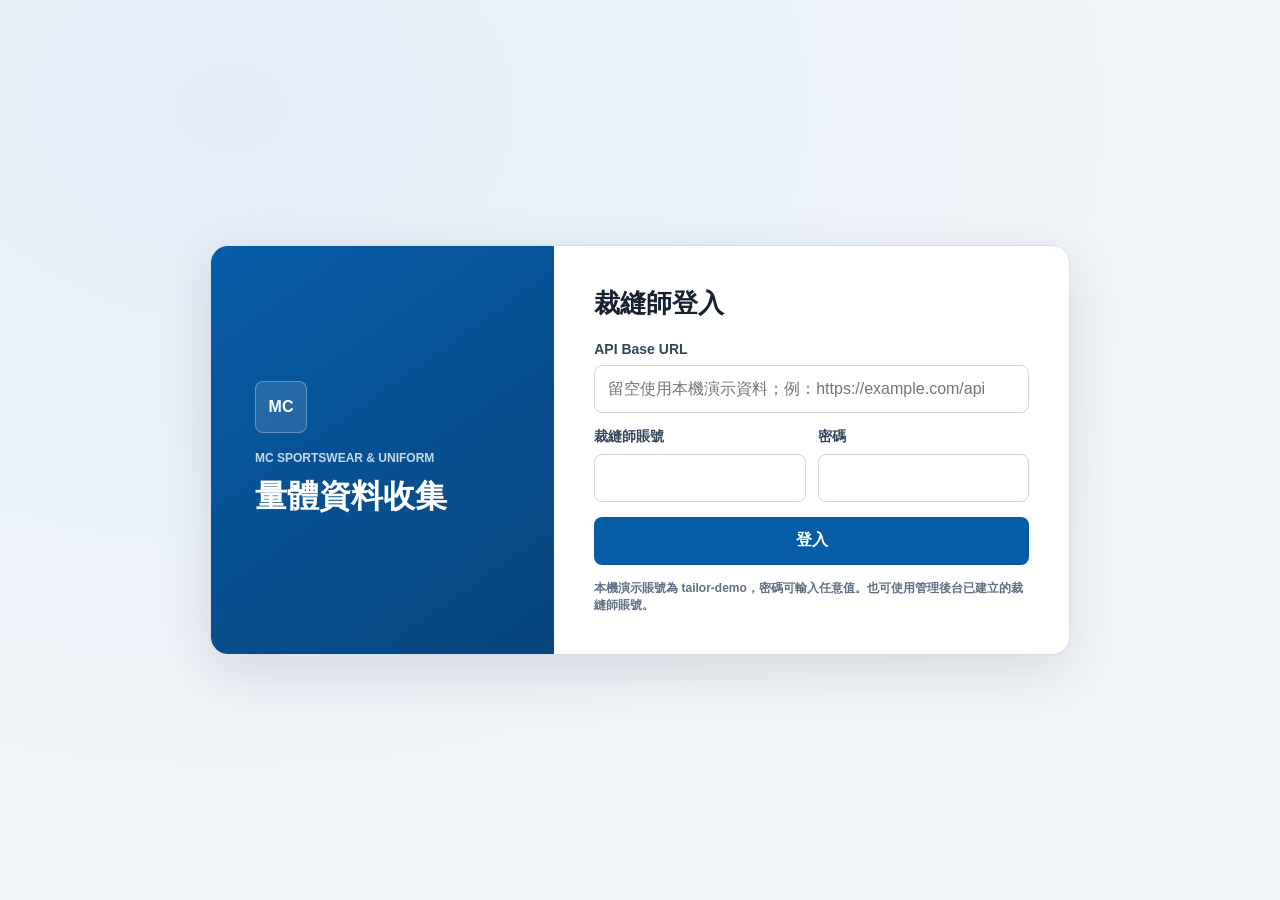
<file: tailor/index.html>
<!doctype html>
<html lang="zh-HK">
  <head>
    <meta charset="UTF-8" />
    <meta name="viewport" content="width=device-width, initial-scale=1, viewport-fit=cover" />
    <title>MC 量體資料收集</title>
    <link rel="stylesheet" href="./styles.css?v=20261126-compact-roster" />
  </head>
  <body>
    <main class="app-shell">
      <header class="app-header">
        <div class="brand">
          <div class="brand-mark">MC</div>
          <div>
            <p class="brand-name">MC SPORTSWEAR &amp; UNIFORM</p>
            <h1>量體資料收集</h1>
          </div>
        </div>
        <div class="session-chip" id="session-chip">未登入</div>
      </header>

      <div class="tailor-tools" id="tailor-tools" hidden>
        <button type="button" class="secondary-action" id="open-measurement-dashboard">量體總覽</button>
      </div>

      <ol class="stepper" id="stepper" aria-label="量體步驟">
        <li class="is-current">登入</li>
        <li>基本資料</li>
        <li>特殊體型</li>
        <li>西裝</li>
        <li>褲子</li>
        <li>襯衫</li>
        <li>一步裙</li>
        <li>其它產品</li>
        <li>確認提交</li>
        <li>完成</li>
      </ol>

      <section class="page login-page is-active" data-page="0" aria-labelledby="login-title">
        <div class="login-brand">
          <div class="brand-mark" aria-hidden="true">MC</div>
          <p class="brand-name">MC SPORTSWEAR &amp; UNIFORM</p>
          <p class="login-brand-title">量體資料收集</p>
        </div>

        <div class="login-panel">
          <h1 id="login-title">裁縫師登入</h1>
          <form class="form" id="login-form">
            <label class="field">
              <span>API Base URL</span>
              <input name="api_base" value="" placeholder="留空使用本機演示資料；例：https://example.com/api" />
            </label>
            <div class="field-grid">
              <label class="field">
                <span>裁縫師賬號</span>
                <input name="username" autocomplete="username" required />
              </label>
              <label class="field">
                <span>密碼</span>
                <input name="password" type="password" autocomplete="current-password" required />
              </label>
            </div>
            <button class="primary-action" type="submit">登入</button>
            <p class="measure-hint">本機演示賬號為 tailor-demo，密碼可輸入任意值。也可使用管理後台已建立的裁縫師賬號。</p>
          </form>
        </div>
      </section>

      <div class="measurement-layout">
      <section class="page employee-lookup" data-page="1">
        <div class="section-head">
          <p>Employee Lookup</p>
          <h2>員工基本資料</h2>
        </div>

        <form class="form" id="employee-form">
          <div class="field-grid">
            <label class="field">
              <span>訂單 / 項目 ID</span>
              <select name="order_id" id="order-select" required>
                <option value="">請先登入後選擇訂單</option>
              </select>
            </label>
            <label class="field">
              <span id="employee-query-label">員工編號</span>
              <input name="employee_id" autocomplete="off" autocapitalize="off" required />
            </label>
          </div>
          <button class="secondary-action" type="submit">查詢員工</button>
        </form>

        <article class="employee-card" id="employee-card" hidden></article>
        <section class="archive-picker" id="archive-picker" aria-labelledby="archive-picker-title" hidden>
          <div class="archive-heading">
            <h3 id="archive-picker-title">量體檔案</h3>
            <span id="archive-count" role="status"></span>
          </div>
          <div id="archive-options" class="archive-options" role="radiogroup" aria-label="選擇量體版本"></div>
          <div class="archive-actions">
            <button type="button" class="secondary-action" data-archive-action="edit">修改檔案</button>
            <button type="button" class="secondary-action" data-archive-action="copy">複製並修改</button>
            <button type="button" class="primary-action" data-archive-action="new">錄入新檔案</button>
            <button type="button" class="secondary-action" data-archive-action="resume" hidden>繼續草稿</button>
            <button type="button" class="secondary-action" id="open-archive-history">查看完整歷史</button>
          </div>
        </section>

        <div class="button-row">
          <button class="secondary-action" type="button" data-prev>返回</button>
          <button class="primary-action" type="button" id="confirm-employee" disabled>確認並開始量體</button>
        </div>
        <div class="workspace-only employee-roster" hidden>
          <div class="roster-heading"><h3>員工列表</h3><span id="roster-count" role="status"></span></div>
          <div id="employee-roster" class="roster-list" role="group" aria-label="員工列表"></div>
        </div>
      </section>

      <div class="measurement-content">
      <div class="workspace-only workspace-profile" hidden>
        <div class="profile-heading">
          <h2>員工基本資料</h2>
          <button type="button" class="secondary-action" id="pin-employee" aria-pressed="false" hidden>置頂員工</button>
        </div>
        <p id="workspace-archive-context" class="archive-context" hidden></p>
        <nav id="garment-tabs" class="product-tabs" aria-label="量體產品" hidden></nav>
      </div>
      <div class="measurement-body">
      <div class="workspace-only workspace-empty" hidden>
        <h3>請從左側選擇員工</h3>
        <p>選擇訂單後，可按員工編號或姓名查詢。</p>
      </div>
      <form id="measure-form">
        <section class="page" data-page="11">
          <div class="section-head"><p>Product Measurement</p><h2>按產品量身</h2></div>
          <div id="configured-products"></div>
          <div class="button-row"><button class="secondary-action" type="button" id="product-prev">上一項</button><button class="primary-action" type="button" id="product-next">下一產品</button></div>
        </section>
        <section class="page" data-page="2" data-garment="suit">
          <div class="section-head">
            <p>Step 2</p>
            <h2>上衣套碼</h2>
          </div>
          <p class="measure-hint" id="suit-hint"></p>
          <div class="field-list" id="suit-fields"></div>
          <div class="button-row">
            <button class="secondary-action" type="button" data-prev>返回</button>
            <button class="primary-action" type="button" data-next>下一步</button>
          </div>
        </section>

        <section class="page" data-page="3" data-garment="pants">
          <div class="section-head">
            <p>Step 3</p>
            <h2>褲子量體</h2>
          </div>
          <p class="measure-hint" id="pants-hint"></p>
          <div class="field-list" id="pants-fields"></div>
          <div class="button-row">
            <button class="secondary-action" type="button" data-prev>返回</button>
            <button class="primary-action" type="button" data-next>下一步</button>
          </div>
        </section>

        <section class="page" data-page="4" data-garment="shirt">
          <div class="section-head">
            <p>Step 4</p>
            <h2>襯衫量體</h2>
          </div>
          <p class="measure-hint" id="shirt-hint"></p>
          <div class="field-list" id="shirt-fields"></div>
          <div class="button-row">
            <button class="secondary-action" type="button" data-prev>返回</button>
            <button class="primary-action" type="button" data-next>下一步</button>
          </div>
        </section>

        <section class="page" data-page="5" data-garment="skirt">
          <div class="section-head">
            <p>Step 4</p>
            <h2>一步裙量體</h2>
          </div>
          <p class="measure-hint" id="skirt-hint"></p>
          <div class="field-list" id="skirt-fields"></div>
          <div class="button-row">
            <button class="secondary-action" type="button" data-prev>返回</button>
            <button class="primary-action" type="button" data-next>下一步</button>
          </div>
        </section>

        <section class="page" data-page="6" data-garment="dress">
          <div class="section-head">
            <p>Step 5</p>
            <h2>連衣裙量體</h2>
          </div>
          <p class="measure-hint" id="dress-hint"></p>
          <div class="field-list" id="dress-fields"></div>
          <div class="button-row">
            <button class="secondary-action" type="button" data-prev>返回</button>
            <button class="primary-action" type="button" data-next>下一步</button>
          </div>
        </section>

        <section class="page" data-page="7">
          <div class="section-head">
            <p>Step 1</p>
            <h2>特殊體型</h2>
          </div>

          <fieldset class="check-group">
            <legend>特殊體型（可多選或不選）</legend>
            <label><input type="checkbox" name="body_notes" value="平肩" /> 平肩</label>
            <label><input type="checkbox" name="body_notes" value="溜肩" /> 溜肩</label>
            <label><input type="checkbox" name="body_notes" value="凸腹" /> 凸腹</label>
            <label><input type="checkbox" name="body_notes" value="大背骨" /> 大背骨</label>
            <label><input type="checkbox" name="body_notes" value="駝背" /> 駝背</label>
            <label><input type="checkbox" name="body_notes" value="挺胸" /> 挺胸</label>
            <label><input type="checkbox" name="body_notes" value="健身" /> 健身</label>
            <label><input type="checkbox" name="body_notes" value="翹臀" /> 翹臀</label>
            <label><input type="checkbox" name="body_notes" value="平臀" /> 平臀</label>
            <label><input type="checkbox" name="body_notes" value="落臀" /> 落臀</label>
          </fieldset>

          <div class="button-row">
            <button class="secondary-action" type="button" data-prev>返回</button>
            <button class="primary-action" type="button" data-next>下一步</button>
          </div>
        </section>

        <section class="page" data-page="10" data-garment="other">
          <div class="section-head">
            <p>Other Products</p>
            <h2>其它產品</h2>
          </div>
          <p class="measure-hint" id="other-hint"></p>
          <div class="field-list" id="other-fields"></div>
          <div class="button-row">
            <button class="secondary-action" type="button" data-prev>返回</button>
            <button class="primary-action" type="button" data-next>下一步</button>
          </div>
        </section>

        <section class="page" data-page="9">
          <div class="section-head">
            <p>Final Check</p>
            <h2>確認提交</h2>
          </div>

          <article class="summary-card" id="summary-card"></article>

          <label class="field final-remark-field">
            <span>其它備註</span>
            <input name="remark" autocomplete="off" />
          </label>

          <div class="notice warning" id="save-notice">
            請核對本次量體資料後提交。
          </div>

          <div class="button-row">
            <button class="secondary-action" type="button" data-prev>返回</button>
            <button class="primary-action" type="button" id="submit-measure">提交量體資料</button>
          </div>
        </section>
      </form>

      <section class="page" data-page="8">
        <div class="success-state">
          <strong>量體資料已提交</strong>
          <span id="locked-message">本次記錄已鎖定。</span>
        </div>
        <article class="summary-card" id="locked-summary"></article>
        <button class="primary-action" type="button" id="new-record">錄入下一筆</button>
      </section>
      </div>
      <footer class="workspace-only workspace-actions" hidden>
        <p>切換員工會暫存未提交的錄入</p>
        <button type="button" class="secondary-action" id="workspace-archives">返回檔案列表</button>
        <button type="button" class="secondary-action" id="workspace-return" hidden>返回量體</button>
        <button type="button" class="primary-action" id="workspace-save">核對並保存</button>
      </footer>
      </div>
      </div>

      <dialog class="tailor-dialog" id="employee-edit-dialog" aria-labelledby="employee-edit-title">
        <form class="form" id="employee-edit-form">
          <h2 id="employee-edit-title">修改員工資料</h2>
          <div class="field-grid" id="employee-size-fields">
            <label class="field"><span>身高（cm）</span><input type="number" name="height_cm" step="any" min="0" inputmode="decimal" /></label>
            <label class="field"><span>體重（kg）</span><input type="number" name="weight_kg" step="any" min="0" inputmode="decimal" /></label>
          </div>
          <label class="field" id="employee-department-field"><span>部門</span><select name="department"></select></label>
          <p class="archive-error" id="employee-edit-error" role="alert" hidden></p>
          <div class="dialog-actions">
            <button type="button" class="secondary-action" id="close-employee-edit">取消</button>
            <button type="submit" class="primary-action">保存資料</button>
          </div>
        </form>
      </dialog>
      <dialog class="tailor-dialog" id="archive-history-dialog" aria-labelledby="archive-history-title">
        <div class="archive-heading">
          <h2 id="archive-history-title">量體檔案歷史</h2>
          <button type="button" class="secondary-action" id="close-archive-history">關閉</button>
        </div>
        <div id="archive-history-list"></div>
      </dialog>
      <dialog class="tailor-dialog measurement-dashboard" id="measurement-dashboard" aria-labelledby="measurement-dashboard-title">
        <div class="archive-heading">
          <h2 id="measurement-dashboard-title">量體總覽</h2>
          <button type="button" class="secondary-action" id="close-measurement-dashboard">關閉</button>
        </div>
        <div class="overview-controls">
          <label class="field"><span>訂單 / 項目</span><select id="dashboard-order"></select></label>
          <div id="overview-views" class="overview-views" role="group" aria-label="量體總覽檢視">
            <button type="button" class="secondary-action" aria-controls="overview-progress" aria-pressed="true">部門跟進</button>
            <button type="button" class="secondary-action" aria-controls="overview-appointments" aria-pressed="false">預約明細</button>
          </div>
        </div>
        <section id="overview-progress" aria-label="部門跟進">
          <div class="field-grid overview-filters">
            <label class="field"><span>部門</span><select id="dashboard-department"></select></label>
            <label class="field"><span>搜尋員工</span><input id="dashboard-query" type="search" placeholder="編號或姓名" /></label>
          </div>
          <div class="dashboard-summary">
            <div id="dashboard-stats" class="dashboard-stats" role="group" aria-label="按量體狀態篩選">
              <button type="button" data-filter="all" aria-pressed="false"><span>總人數</span><strong>0</strong></button>
              <button type="button" data-filter="pending" aria-pressed="true"><span>待量體</span><strong>0</strong></button>
              <button type="button" data-filter="done" aria-pressed="false"><span>已量體</span><strong>0</strong></button>
            </div>
            <div class="dashboard-progress">
              <span><span>完成率</span><strong id="dashboard-percent">0%</strong></span>
              <progress id="dashboard-progress" max="100" value="0" aria-label="量體完成率"></progress>
            </div>
          </div>
          <div class="dashboard-list-heading">
            <h3 id="dashboard-list-title">員工名單</h3>
            <button type="button" class="secondary-action" id="copy-pending-roster" hidden>複製待量體名單</button>
            <span id="dashboard-list-count" role="status"></span>
          </div>
          <p id="roster-copy-status" class="overview-note" role="status" hidden></p>
          <ul id="dashboard-list" class="dashboard-list" aria-labelledby="dashboard-list-title" role="list"></ul>
          <p id="dashboard-empty" class="roster-empty" hidden></p>
        </section>
        <section id="overview-appointments" aria-label="預約明細" hidden>
          <div class="field-grid overview-filters appointment-filters">
            <label class="field"><span>預約日期</span><input type="date" id="appointment-date" /></label>
            <label class="field"><span>時段 / 地點</span><select id="appointment-slot"></select></label>
            <label class="field"><span>量體狀態</span><select id="appointment-status"><option value="all">全部</option><option value="pending">待量體</option><option value="done">已量體</option></select></label>
          </div>
          <div class="appointment-tools">
            <button type="button" class="secondary-action" id="appointments-today">今天</button>
            <button type="button" class="secondary-action" id="appointments-next" hidden></button>
            <button type="button" class="secondary-action" id="appointments-refresh">刷新名單</button>
          </div>
          <p id="appointment-counts" class="appointment-counts" role="status"></p>
          <p class="overview-note">同一員工在預約當天及登記後提交量體記錄，才計為此預約已量體。</p>
          <div id="appointment-list" class="overview-groups"></div>
        </section>
      </dialog>
      <div class="toast" id="toast" role="status" hidden></div>
    </main>

    <script src="../shared/workflow.js?v=20260916-appointment-names"></script>
    <script src="./products.js?v=20261106-employee-archives"></script>
    <script src="./app.js?v=20261126-compact-roster"></script>
  </body>
</html>
</file>
<file: client/styles.css>
:root {
  color-scheme: light;
  --blue: #075ca8;
  --blue-dark: #063e73;
  --ink: #1d2835;
  --muted: #657487;
  --line: #dbe3ec;
  --page: #eef3f7;
  --green: #0f8f63;
  --red: #b42318;
  --amber: #a15c00;
}

* {
  box-sizing: border-box;
}

html,
body {
  min-height: 100%;
}

body {
  margin: 0;
  background:
    linear-gradient(120deg, rgba(7, 92, 168, 0.08), transparent 34%),
    linear-gradient(180deg, #f7f9fb 0%, var(--page) 100%);
  color: var(--ink);
  font-family: -apple-system, BlinkMacSystemFont, "Segoe UI", "PingFang SC", "Microsoft YaHei", sans-serif;
}

button,
input,
select,
textarea {
  font: inherit;
}

button {
  cursor: pointer;
}

.app-shell {
  width: min(100%, 520px);
  min-height: 100vh;
  margin: 0 auto;
  background: #f8fafc;
  box-shadow: 0 0 0 1px rgba(24, 38, 54, 0.05), 0 28px 80px rgba(24, 38, 54, 0.12);
}

.app-header {
  padding: max(18px, env(safe-area-inset-top)) 18px 18px;
  color: #fff;
  background:
    linear-gradient(135deg, rgba(255, 255, 255, 0.14) 0 25%, transparent 25% 50%, rgba(255, 255, 255, 0.08) 50% 75%, transparent 75%) 0 0 / 28px 28px,
    linear-gradient(145deg, var(--blue) 0%, var(--blue-dark) 74%);
}

.brand {
  display: flex;
  align-items: center;
  gap: 13px;
}

.brand-mark {
  width: 50px;
  height: 50px;
  border: 1px solid rgba(255, 255, 255, 0.28);
  border-radius: 8px;
  display: grid;
  place-items: center;
  background: rgba(255, 255, 255, 0.14);
  font-weight: 900;
  font-size: 20px;
}

.brand-name,
.brand-subtitle,
.section-kicker,
.section-head p {
  margin: 0;
}

.brand-name {
  font-size: 13px;
  font-weight: 900;
}

.brand-subtitle {
  margin-top: 5px;
  color: rgba(255, 255, 255, 0.72);
  font-size: 12px;
}

.tabs {
  position: sticky;
  top: 0;
  z-index: 5;
  display: grid;
  grid-template-columns: repeat(6, 1fr);
  gap: 6px;
  padding: 10px;
  background: rgba(248, 250, 252, 0.94);
  backdrop-filter: blur(12px);
  border-bottom: 1px solid var(--line);
}

.tab {
  min-height: 40px;
  border: 1px solid transparent;
  border-radius: 8px;
  background: transparent;
  color: var(--muted);
  font-weight: 800;
  font-size: 13px;
}

.tab.is-active {
  border-color: #b8cee2;
  background: #e6f0f8;
  color: var(--blue-dark);
}

.view {
  display: none;
  padding: 22px 18px 34px;
}

.view.is-active {
  display: block;
}

.section-head {
  margin-bottom: 18px;
}

.section-kicker {
  color: var(--blue);
  font-size: 12px;
  font-weight: 900;
  text-transform: uppercase;
}

.section-head h1 {
  margin: 6px 0 8px;
  font-size: 24px;
  line-height: 1.25;
}

.section-head p:last-child {
  color: var(--muted);
  font-size: 14px;
  line-height: 1.55;
}

.form {
  display: grid;
  gap: 15px;
}

.field {
  display: grid;
  gap: 8px;
}

.field span {
  color: #34465b;
  font-size: 14px;
  font-weight: 800;
}

.field input,
.field select,
.field textarea {
  width: 100%;
  border: 1px solid #cfd9e4;
  border-radius: 8px;
  background: #fff;
  color: var(--ink);
  outline: none;
}

.field input,
.field select {
  min-height: 48px;
  padding: 0 14px;
}

.field textarea {
  min-height: 108px;
  padding: 13px 14px;
  line-height: 1.55;
  resize: vertical;
}

.field input:focus,
.field select:focus,
.field textarea:focus {
  border-color: var(--blue);
  box-shadow: 0 0 0 3px rgba(7, 92, 168, 0.13);
}

.hint-row {
  display: flex;
  align-items: center;
  justify-content: space-between;
  gap: 12px;
  color: var(--muted);
  font-size: 13px;
  line-height: 1.45;
}

.link-button {
  border: 0;
  padding: 0;
  background: transparent;
  color: var(--blue);
  font-weight: 900;
  white-space: nowrap;
}

.primary-action,
.secondary-action {
  min-height: 48px;
  border-radius: 8px;
  font-weight: 900;
}

.primary-action {
  border: 0;
  background: var(--blue);
  color: #fff;
}

.secondary-action {
  border: 1px solid #b8cee2;
  background: #e9f2fa;
  color: var(--blue-dark);
}

.notice {
  margin-top: 16px;
  border: 1px solid #b8cee2;
  border-radius: 8px;
  padding: 13px 14px;
  background: #f0f7fc;
  color: var(--blue-dark);
  line-height: 1.55;
}

.notice strong,
.notice span {
  display: block;
}

.notice.success,
.success-state {
  border-color: #a7d8c6;
  background: #edf9f4;
  color: #0a6747;
}

.notice.error {
  border-color: #f0b8b1;
  background: #fff3f2;
  color: var(--red);
}

.notice.info {
  margin-top: 0;
}

.stepper {
  margin: 0 0 18px;
  padding: 0;
  list-style: none;
  display: grid;
  gap: 7px;
}

.flow-stepper {
  grid-template-columns: repeat(5, 1fr);
}

.reset-stepper {
  grid-template-columns: repeat(3, 1fr);
}

.stepper li {
  min-height: 56px;
  border: 1px solid var(--line);
  border-radius: 8px;
  padding: 9px 7px;
  background: #fff;
  color: var(--muted);
  font-size: 12px;
  font-weight: 800;
  line-height: 1.3;
}

.stepper li::before {
  content: attr(data-step-dot);
  width: 21px;
  height: 21px;
  margin-right: 4px;
  display: inline-grid;
  place-items: center;
  border-radius: 50%;
  background: #e8eef4;
  color: #526174;
  font-size: 12px;
}

.stepper li.is-current {
  border-color: #b8cee2;
  background: #e9f2fa;
  color: var(--blue-dark);
}

.stepper li.is-current::before {
  background: var(--blue);
  color: #fff;
}

.flow-page,
.reset-page {
  display: none;
  gap: 15px;
}

.flow-page.is-active,
.reset-page.is-active {
  display: grid;
}

.readonly-grid {
  display: grid;
  grid-template-columns: repeat(2, 1fr);
  gap: 10px;
}

.readonly-grid div,
.sku-summary,
.confirm-card,
.locked-preview,
.empty-state,
.masked-phone {
  border: 1px solid var(--line);
  border-radius: 8px;
  background: #fff;
}

.readonly-grid div {
  padding: 12px;
}

.readonly-grid span,
.readonly-grid strong,
.masked-phone span,
.masked-phone strong {
  display: block;
}

.readonly-grid span,
.masked-phone span {
  color: var(--muted);
  font-size: 12px;
}

.readonly-grid strong,
.masked-phone strong {
  margin-top: 5px;
  font-size: 15px;
}

.info-measure-fields {
  display: grid;
  grid-template-columns: 1fr 1fr;
  gap: 12px;
}

.register-inline-fields {
  display: grid;
  grid-template-columns: 1fr 1fr;
  gap: 12px;
}

.client-profile-card,
.client-order-card,
.after-sale-record-card {
  border: 1px solid var(--line);
  border-radius: 8px;
  background: #fff;
}

.client-profile-card {
  margin-bottom: 10px;
  padding: 10px 12px;
  display: grid;
  grid-template-columns: repeat(2, 1fr);
  gap: 8px;
}

.client-profile-card span,
.client-profile-card strong {
  display: block;
}

.client-profile-card span,
.client-order-card span {
  color: var(--muted);
  font-size: 12px;
}

.client-profile-card strong {
  margin-top: 3px;
  font-size: 13px;
}

.client-order-cards,
.after-sale-records,
.record-item-list {
  display: grid;
  gap: 8px;
}

.after-sale-record-card {
  padding: 11px 12px;
}

.client-order-card {
  display: grid;
  gap: 8px;
  min-width: 0;
  padding: 8px 10px;
  overflow-wrap: anywhere;
}

.client-order-summary > span {
  display: block;
}

.client-order-card strong {
  display: block;
  margin-top: 4px;
  color: var(--blue-dark);
  font-size: 16px;
}

.client-order-card p {
  margin: 2px 0 0;
  color: var(--muted);
  font-size: 13px;
  line-height: 1.4;
}

.after-sale-record-card p {
  margin: 3px 0 10px;
  color: var(--muted);
  font-size: 13px;
  line-height: 1.5;
}

.subsection-head {
  margin: 18px 0 9px;
}

.subsection-head h2 {
  margin: 3px 0 0;
  font-size: 17px;
}

.record-card-head {
  display: flex;
  align-items: center;
  justify-content: space-between;
  gap: 10px;
}

.after-sale-status {
  border-radius: 999px;
  padding: 3px 8px;
  font-size: 12px;
  font-weight: 900;
}

.after-sale-status.status-registered { background: #fff6dd; color: var(--amber); }
.after-sale-status.status-processed { background: #e9f2fa; color: var(--blue-dark); }
.after-sale-status.status-completed { background: #edf9f4; color: var(--green); }

.appointment-selector,
.appointment-record-list {
  display: grid;
  gap: 12px;
}

.appointment-selector-card,
.appointment-record-card {
  border: 1px solid var(--line);
  border-radius: 8px;
  background: #fff;
  overflow: hidden;
}

.appointment-record-card {
  display: flex;
  align-items: center;
  justify-content: space-between;
  gap: 12px;
}

.appointment-selector-row { position: relative; min-height: 58px; padding: 0 14px; display: grid; grid-template-columns: 96px minmax(0, 1fr) 12px; align-items: center; gap: 10px; }
.appointment-selector-row + .appointment-selector-row { border-top: 1px solid #e7edf3; }
.appointment-selector-row::after { content: "›"; color: #a4afbb; font-size: 22px; line-height: 1; }
.appointment-selector-row > span { color: var(--ink); font-size: 15px; font-weight: 900; }
.appointment-selector-row select { width: 100%; min-height: 42px; border: 0; padding: 0; appearance: none; background: transparent; color: var(--ink); font-size: 15px; font-weight: 800; text-align: right; outline: none; }
.appointment-date-row { width: 100%; border: 0; border-top: 1px solid #e7edf3; border-radius: 0; background: #fff; text-align: left; }
.appointment-date-row strong { min-width: 0; color: var(--ink); font-size: 15px; text-align: right; }
.appointment-time-selector { border-top: 1px solid #e7edf3; padding: 14px; }
.appointment-time-selector h2 { margin: 0 0 12px; font-size: 15px; }
.appointment-calendar-modal { position: fixed; inset: 0; z-index: 19; display: grid; place-items: center; padding: 18px; }
.appointment-calendar-backdrop { position: absolute; inset: 0; width: 100%; border: 0; border-radius: 0; background: rgba(20, 32, 46, 0.45); backdrop-filter: blur(2px); }
.appointment-calendar-dialog { position: relative; width: min(100%, 360px); border-radius: 14px; padding: 16px; background: #fff; box-shadow: 0 24px 70px rgba(20, 32, 46, 0.24); }
.appointment-calendar-title { margin-bottom: 8px; display: flex; align-items: center; justify-content: space-between; }
.appointment-calendar-title > strong { font-size: 17px; }
.appointment-calendar-title > button { width: 34px; height: 34px; border: 0; border-radius: 50%; background: #f1f4f7; color: var(--muted); font-size: 22px; line-height: 1; }
.appointment-calendar { padding: 2px; background: #fff; }
.appointment-calendar-head { min-height: 36px; display: grid; grid-template-columns: 36px 1fr 36px; align-items: center; text-align: center; }
.appointment-calendar-head strong { font-size: 14px; }
.appointment-calendar-head button { width: 34px; height: 34px; border: 0; border-radius: 8px; background: transparent; color: var(--blue); font-size: 24px; line-height: 1; }
.appointment-calendar-head button:not(:disabled):hover { background: #edf4fa; }
.appointment-calendar-head button:disabled { cursor: default; opacity: 0.2; }
.appointment-calendar-week,
.appointment-calendar-grid { display: grid; grid-template-columns: repeat(7, minmax(0, 1fr)); gap: 3px; }
.appointment-calendar-week { margin: 5px 0 4px; color: var(--muted); font-size: 11px; text-align: center; }
.appointment-calendar-day { aspect-ratio: 1; min-width: 0; border: 1px solid transparent; border-radius: 8px; padding: 0; background: transparent; color: var(--ink); font-size: 13px; font-weight: 800; }
.appointment-calendar-day:not(:disabled):hover { border-color: #a9c5de; background: #edf6fd; }
.appointment-calendar-day.is-selected { border-color: var(--blue); background: var(--blue); color: #fff; }
.appointment-calendar-day:disabled { cursor: default; color: #c7cfd8; font-weight: 500; }
.appointment-calendar-day.is-empty { display: block; }
.appointment-time-grid { display: grid; grid-template-columns: repeat(3, minmax(0, 1fr)); gap: 9px; }
.appointment-time-option { min-width: 0; min-height: 68px; border: 1px solid transparent; border-radius: 8px; padding: 9px 6px; background: #f7f8fa; color: var(--ink); text-align: center; }
.appointment-time-option strong, .appointment-time-option span { display: block; }
.appointment-time-option strong { font-size: 14px; line-height: 1.25; }
.appointment-time-option span { margin-top: 7px; color: var(--muted); font-size: 12px; }
.appointment-time-option:hover { border-color: #aac5dc; }
.appointment-time-option.is-selected { border-color: #7fa9ce; background: #edf6fd; color: var(--blue-dark); box-shadow: 0 0 0 1px rgba(7, 92, 168, 0.05); }
.appointment-time-option.is-selected span { color: var(--blue); }
.appointment-confirm-button { width: calc(100% - 28px); margin: 0 14px 14px; }
.appointment-confirm-button:disabled { cursor: not-allowed; opacity: 0.45; }
.appointment-record-card { padding: 13px; }
.appointment-record-card > div { min-width: 0; }
.appointment-record-card strong, .appointment-record-card span { display: block; }
.appointment-record-card strong { font-size: 14px; }
.appointment-record-card span { margin-top: 5px; color: var(--muted); font-size: 12px; line-height: 1.45; }
.appointment-record-card button { flex: 0 0 auto; width: auto; min-height: 36px; padding: 0 12px; }

body.modal-open,
body.calendar-open { overflow: hidden; }
.appointment-modal { position: fixed; inset: 0; z-index: 20; display: grid; place-items: center; padding: 20px; }
.appointment-modal[hidden] { display: none; }
.appointment-modal-backdrop { position: absolute; inset: 0; background: rgba(20, 32, 46, 0.48); backdrop-filter: blur(2px); }
.appointment-modal-card { position: relative; width: min(100%, 360px); border-radius: 14px; padding: 26px 22px 20px; background: #fff; box-shadow: 0 24px 70px rgba(20, 32, 46, 0.24); text-align: center; }
.appointment-modal-icon { width: 54px; height: 54px; margin: 0 auto 14px; border-radius: 50%; display: grid; place-items: center; background: #e7f6ef; color: var(--green); font-size: 29px; font-weight: 900; }
.appointment-modal-card strong { display: block; color: #096c4e; font-size: 21px; }
.appointment-modal[data-tone="notice"] .appointment-modal-icon { background: #e8f2fb; color: var(--blue); }
.appointment-modal[data-tone="notice"] .appointment-modal-card > strong { color: var(--blue-dark); }
.appointment-modal-card p { margin: 9px 0 20px; color: var(--muted); font-size: 14px; line-height: 1.6; }
.appointment-modal-card button { width: 100%; }

.record-item-list div {
  border-top: 1px solid #e7edf3;
  padding-top: 7px;
  display: grid;
  gap: 4px;
}

.record-item-list span,
.record-remark {
  color: var(--muted);
  font-size: 13px;
  line-height: 1.5;
}

#view-orders {
  padding: 12px 14px 24px;
}

#view-orders .section-head {
  margin-bottom: 8px;
}

#view-orders .section-head h1 {
  margin: 3px 0 4px;
  font-size: 20px;
}

#view-orders .section-head p:last-child {
  font-size: 13px;
  line-height: 1.4;
}

#view-orders .primary-action,
#view-orders .secondary-action {
  min-height: 44px;
  font-size: 14px;
}

#client-profile-card {
  grid-template-columns: repeat(2, minmax(0, 1fr));
  margin-bottom: 8px;
  padding: 8px 10px;
  overflow-wrap: anywhere;
}

#client-profile-card .empty-state {
  grid-column: 1 / -1;
}

.after-sale-section-head {
  display: flex;
  align-items: center;
  justify-content: space-between;
  gap: 8px;
  margin: 12px 0 8px;
}

.after-sale-section-head button {
  padding: 6px 10px;
}

.sku-summary {
  padding: 13px 14px;
}

.sku-summary div {
  display: flex;
  align-items: baseline;
  justify-content: space-between;
  gap: 12px;
}

.sku-summary span,
.sku-summary p {
  color: var(--muted);
  font-size: 13px;
}

.sku-summary p {
  margin: 8px 0 0;
  line-height: 1.45;
}

.sku-summary strong {
  color: var(--blue-dark);
  font-size: 18px;
}

.sku-list {
  display: grid;
  gap: 10px;
}

.sku-row {
  min-height: 62px;
  border: 1px solid var(--line);
  border-radius: 8px;
  padding: 11px;
  display: grid;
  grid-template-columns: 24px 1fr 86px;
  align-items: center;
  gap: 10px;
  background: #fff;
}

.sku-row span,
.sku-row strong,
.sku-row em {
  display: block;
}

.sku-row strong {
  font-size: 15px;
}

.sku-row em {
  margin-top: 3px;
  color: var(--muted);
  font-size: 12px;
  font-style: normal;
}

.sku-row input[type="checkbox"] {
  width: 20px;
  height: 20px;
}

.sku-qty {
  width: 100%;
  min-height: 40px;
  border: 1px solid #cfd9e4;
  border-radius: 8px;
  padding: 0 8px;
}

.button-row {
  display: grid;
  grid-template-columns: 1fr 1fr;
  gap: 10px;
}

.flow-page[data-flow-page="3"] .button-row {
  grid-template-columns: repeat(3, 1fr);
}

.confirm-card,
.locked-preview {
  padding: 12px;
}

.confirm-list,
.sku-confirm-list {
  display: grid;
  gap: 7px;
}

.confirm-list {
  grid-template-columns: repeat(2, 1fr);
}

.confirm-list div {
  border: 1px solid #e7edf3;
  border-radius: 8px;
  padding: 8px 9px;
  display: grid;
  gap: 3px;
}

.sku-confirm-list {
  margin-top: 9px;
}

.sku-confirm-list div {
  border: 1px solid #e7edf3;
  border-radius: 8px;
  padding: 8px 9px;
  display: grid;
  grid-template-columns: 1fr auto auto;
  gap: 8px;
  align-items: center;
}

.confirm-list dt,
.confirm-list dd {
  margin: 0;
  line-height: 1.3;
}

.confirm-list dt {
  color: var(--muted);
  font-size: 12px;
}

.confirm-list dd {
  font-size: 14px;
  font-weight: 800;
  overflow-wrap: anywhere;
}

.sku-confirm-list strong,
.sku-confirm-list span,
.sku-confirm-list em {
  font-size: 13px;
  line-height: 1.3;
}

.sku-confirm-list span {
  color: var(--muted);
}

.sku-confirm-list em {
  color: var(--blue-dark);
  font-style: normal;
  font-weight: 900;
}

.signature-box {
  border: 1px dashed #9fb8cf;
  border-radius: 8px;
  padding: 8px;
  background: #fff;
}

#signature-pad {
  width: 100%;
  height: 180px;
  display: block;
  border-radius: 6px;
  background: #fbfdff;
  touch-action: none;
}

.signature-tip {
  border: 1px solid #b8cee2;
  border-radius: 8px;
  padding: 11px 12px;
  background: #f0f7fc;
  color: var(--blue-dark);
  font-size: 14px;
  font-weight: 900;
  text-align: center;
}

.success-state {
  border: 1px solid #a7d8c6;
  border-radius: 8px;
  padding: 22px 16px;
  text-align: center;
}

.success-state strong,
.success-state span,
.empty-state strong,
.empty-state span {
  display: block;
}

.success-state strong {
  font-size: 20px;
}

.success-state span,
.empty-state span {
  margin-top: 8px;
  font-size: 14px;
}

.empty-state {
  padding: 22px 16px;
  color: var(--muted);
  text-align: center;
}

.signature-preview {
  width: 100%;
  margin-top: 12px;
  border: 1px solid var(--line);
  border-radius: 8px;
  background: #fff;
}

.locked-note {
  margin: 12px 0 0;
  color: var(--red);
  font-size: 13px;
  line-height: 1.5;
}

.masked-phone {
  padding: 13px 14px;
  display: flex;
  align-items: center;
  justify-content: space-between;
  gap: 12px;
}

@media (min-width: 760px) {
  body {
    padding: 28px 0;
  }

  .app-shell {
    min-height: calc(100vh - 56px);
    border-radius: 18px;
    overflow: hidden;
  }
}

@media (max-width: 390px) {
  .tabs {
    grid-template-columns: repeat(3, 1fr);
    gap: 5px;
    padding-left: 8px;
    padding-right: 8px;
  }

  .tab {
    font-size: 12px;
  }

  .flow-stepper {
    grid-template-columns: repeat(3, 1fr);
  }

  .readonly-grid,
  .info-measure-fields,
  .register-inline-fields,
  .client-profile-card {
    grid-template-columns: 1fr;
  }

  .sku-row {
    grid-template-columns: 24px 1fr 74px;
  }

  .appointment-time-grid { grid-template-columns: repeat(2, minmax(0, 1fr)); }

  .appointment-record-card { align-items: stretch; flex-direction: column; }

  .appointment-record-card button { width: 100%; }
}

/* Order and after-sales workflow */
.workflow { min-width: 0; margin: 16px 0; padding: 16px; border: 1px solid var(--line); border-radius: 12px; background: var(--surface, #fff); }
.workflow h3 { margin: 0; font-size: 15px; }
.workflow p { font-size: 13px; }
.workflow ol { display: grid; grid-template-columns: repeat(3, minmax(0, 1fr)); gap: 16px 10px; padding: 0; list-style: none; }
.workflow li { display: flex; align-items: flex-start; gap: 7px; font-size: 12px; line-height: 1.5; color: var(--muted); overflow-wrap: anywhere; }
.workflow li > span { display: grid; place-items: center; flex: 0 0 22px; height: 22px; border: 1px solid #ccd3db; border-radius: 50%; }
.workflow li small { display: block; font-size: 11px; }
.workflow li.done { color: var(--green); }
.workflow li.done > span { background: #e6f2ed; border-color: #a5cabb; }
.workflow li.next { color: var(--blue-dark); font-weight: 600; }
.workflow li.next > span { background: var(--blue-dark); color: #fff; }
.return-dialog { box-sizing: border-box; width: min(560px, calc(100% - 24px)); max-height: 90dvh; padding: 20px; border: 1px solid #dfe4e8; border-radius: 16px; color: inherit; }
.return-dialog::backdrop { background: #15263588; }
.return-dialog-head { display: flex; align-items: center; justify-content: space-between; gap: 10px; }
.return-dialog h2 { font-size: 20px; }
.return-dialog p { line-height: 1.65; }
.return-dialog label { display: grid; gap: 8px; margin: 10px 0; }
.return-item { padding: 12px; border: 1px solid #dfe4e8; border-radius: 10px; margin: 12px 0; }
.return-item label:first-child { display: flex; align-items: center; }
.return-dialog input:not([type=checkbox]), .return-dialog textarea { box-sizing: border-box; width: 100%; min-width: 0; padding: 10px; border: 1px solid #ccd3db; border-radius: 8px; font: inherit; }
.return-dialog textarea { resize: vertical; }
#client-after-sale-error { color: #a63131; }
@media (max-width: 360px) { .workflow ol { grid-template-columns: repeat(2, minmax(0, 1fr)); } }

.client-order-card .workflow {
  display: grid;
  grid-template-columns: auto minmax(0, 1fr);
  align-items: baseline;
  column-gap: 8px;
  margin: 0;
  padding: 8px;
}

.client-order-card .workflow p {
  margin: 0;
}

.client-order-card .workflow ol {
  grid-column: 1 / -1;
  gap: 6px 8px;
  margin: 6px 0 0;
}

.client-order-card .workflow li {
  gap: 4px;
  line-height: 1.3;
}

.client-order-card .workflow li > span {
  flex-basis: 18px;
  height: 18px;
}

/* Compact application list and dedicated detail view. */
.after-sale-list-item { display: grid; gap: 8px; width: 100%; min-width: 0; padding: 14px; text-align: left; color: var(--ink); font: inherit; cursor: pointer; }
.after-sale-list-item:hover { background: #f5f9fd; }
.after-sale-list-item:focus-visible { outline: 2px solid var(--blue); outline-offset: 2px; }
.after-sale-list-head { display: flex; align-items: center; justify-content: space-between; gap: 12px; }
.after-sale-list-head strong { font-size: 15px; overflow-wrap: anywhere; }
.after-sale-list-arrow { flex: 0 0 auto; color: var(--blue); font-size: 24px; line-height: 1; }
.after-sale-list-meta { color: var(--muted); font-size: 12px; line-height: 1.6; overflow-wrap: anywhere; }
.after-sale-list-progress { display: flex; align-items: center; flex-wrap: wrap; gap: 6px; margin-top: 4px; font-size: 12px; }
.after-sale-step-count { margin-left: auto; color: var(--muted); white-space: nowrap; }
.after-sale-mini-progress { display: grid; grid-template-columns: repeat(5, minmax(0, 1fr)); gap: 4px; }
.after-sale-mini-progress > span { height: 4px; border-radius: 2px; background: var(--line); }
.after-sale-mini-progress > span.done { background: var(--blue); }
.after-sale-list-link { color: var(--blue); font-size: 12px; }
.after-sale-back { margin-bottom: 16px; }
.after-sale-detail-card { padding: 16px; overflow-wrap: anywhere; }
.after-sale-detail-card .record-card-head { align-items: flex-start; flex-wrap: wrap; margin-bottom: 12px; }
.after-sale-detail-card h2 { margin: 0; font-size: 17px; }
.after-sale-detail-section { margin-top: 18px; padding-top: 16px; border-top: 1px solid var(--line); }
.after-sale-detail-section h3 { margin: 0 0 12px; font-size: 15px; }
.after-sale-long-text { white-space: pre-wrap; overflow-wrap: anywhere; }
.after-sale-history-list { display: grid; gap: 12px; padding: 0; list-style: none; }
.after-sale-history-list li { display: grid; gap: 4px; font-size: 13px; }
.after-sale-history-list span { font-size: 12px; color: var(--muted); }
.after-sale-detail-tip { padding: 12px; background: #fff6dd; border-radius: 8px; }

.record-item-list .return-quantity-pair { display: grid; grid-template-columns: repeat(2, minmax(0, 1fr)); gap: 12px; padding: 12px; border: 0; border-radius: 8px; background: #f3f7fb; }
.return-quantity-pair > span { display: grid; gap: 6px; color: var(--muted); font-size: 12px; }
.return-quantity-pair strong { color: var(--ink); font-size: 16px; }

.order-progress-history { border-top: 1px solid #e2e8f0; padding-top: 12px; }
.order-progress-history summary { cursor: pointer; font-weight: 600; }
.order-progress-history ol { padding-left: 22px; margin-bottom: 0; }
.order-progress-history li { padding: 8px 0; }
.order-progress-history li span { display: block; margin-top: 4px; color: #64748b; font-size: 13px; }

.style-preview-button {
  border: 0;
  border-bottom: 1px solid currentColor;
  padding: 0 0 2px;
  background: transparent;
  color: #e5484d;
  font-size: 14px;
  font-weight: 900;
  white-space: nowrap;
}
.style-summary-preview { margin-left: auto; }
.sku-summary div { align-items: center; }
.style-modal { position: fixed; inset: 0; z-index: 30; display: grid; place-items: center; padding: 18px; }
.style-modal[hidden] { display: none; }
.style-modal-backdrop { position: absolute; inset: 0; background: rgba(20, 32, 46, .56); backdrop-filter: blur(3px); }
.style-modal-card { position: relative; width: min(100%, 430px); max-height: min(92vh, 720px); overflow: auto; border-radius: 16px; padding: 18px; background: #fff; box-shadow: 0 24px 70px rgba(20,32,46,.3); }
.style-modal-head { display: flex; align-items: flex-start; justify-content: space-between; gap: 12px; }
.style-modal-head h2 { margin: 4px 0 0; font-size: 21px; }
.style-modal-close { width: 34px; height: 34px; border: 0; border-radius: 50%; background: #eef3f7; color: #526174; font-size: 25px; line-height: 1; }
.style-gallery { display: grid; grid-template-columns: 36px minmax(0, 1fr) 36px; align-items: center; gap: 8px; margin-top: 12px; }
.style-gallery img { width: 100%; aspect-ratio: 640 / 760; object-fit: cover; border-radius: 12px; background: #eef3f7; }
.style-gallery-arrow { width: 34px; height: 48px; border: 1px solid #c7d5e2; border-radius: 9px; background: #f4f8fb; color: var(--blue-dark); font-size: 30px; line-height: 1; }
.style-gallery-arrow:hover { background: #e7f1f8; }
.style-gallery-caption { display: flex; align-items: center; justify-content: space-between; gap: 12px; margin-top: 11px; }
.style-gallery-caption strong { color: var(--ink); font-size: 14px; }
.style-gallery-caption span { color: var(--muted); font-size: 13px; }
.style-gallery-dots { display: flex; justify-content: center; gap: 7px; margin-top: 12px; }
.style-gallery-dot { width: 8px; height: 8px; border: 0; border-radius: 50%; padding: 0; background: #c8d3de; }
.style-gallery-dot.is-active { width: 22px; border-radius: 999px; background: var(--blue); }
@media (max-width: 420px) { .style-modal { padding: 10px; } .style-modal-card { padding: 14px; } }
</file>
<file: measure_admin/styles.css>
:root {
  color-scheme: light;
  --ink: #1f2937;
  --muted: #71809a;
  --line: #e3e8f4;
  --page: #f3f5ff;
  --panel: #fff;
  --blue: #6878f4;
  --blue-dark: #5263df;
  --green: #0f7b58;
  --red: #b42318;
}

.catalog-dialog { width: min(1440px, calc(100vw - 40px)); overflow-y: auto; }
.catalog-dialog .dialog-head > button { flex-shrink: 0; white-space: nowrap; }
.catalog-section { border-top: 1px solid var(--line); margin-top: 22px; padding-top: 18px; }
.catalog-toolbar, .catalog-patterns, .catalog-defaults { display: flex; align-items: center; gap: 12px; flex-wrap: wrap; }
.catalog-toolbar { margin-bottom: 16px; }
.catalog-toolbar h3 { margin: 0 auto 0 0; }
.catalog-muted { color: var(--muted); font-size: 13px; line-height: 1.6; }
.catalog-patterns { margin: 14px 0; }
.catalog-patterns > label, .catalog-pattern-chip { display: flex; align-items: center; gap: 8px; border: 1px solid var(--line); border-radius: 8px; padding: 8px 12px; background: #f8fafc; }
.catalog-patterns input[type=checkbox], .catalog-check input { width: auto; min-height: auto; }
.catalog-pattern-chip input { width: 120px; }
.catalog-file { max-width: 100%; }
.catalog-file input { max-width: 280px; }
.catalog-matrix { max-width: 100%; }
.catalog-matrix th { white-space: nowrap; }
.catalog-matrix input { width: 120px; }
.catalog-matrix td:first-child input, .catalog-matrix td:nth-last-child(2) input { width: 180px; }
.catalog-field { margin: 12px 0; padding: 14px; border: 1px solid var(--line); border-radius: 8px; background: #f8fafc; }
.catalog-field-grid { display: flex; flex-wrap: wrap; align-items: end; gap: 10px; }
.catalog-field-grid > label { flex: 0 0 86px; }
.catalog-field-grid > .catalog-field-name { flex-basis: 160px; }
.catalog-field-grid > .catalog-field-type { flex-basis: 100px; }
.catalog-field-grid > .catalog-field-sort { flex-basis: 64px; }
.catalog-field-grid > .catalog-check { flex-basis: 58px; }
.catalog-field-grid > .catalog-warning-check { flex-basis: 92px; white-space: nowrap; }
.catalog-warning-preview { margin: 10px 0 0; color: var(--red); font-size: 13px; line-height: 1.5; }
.catalog-field-grid > .catalog-field-hint { flex: 1 1 240px; }
.catalog-field-grid > .catalog-field-options { flex: 1 1 220px; }
.catalog-dialog .catalog-field input, .catalog-dialog .catalog-field select { min-height: 36px; padding: 7px 8px; font-size: 14px; }
.catalog-dialog .catalog-field label > span { font-size: 12px; }
.catalog-dialog .catalog-field-delete { padding: 8px 10px; min-height: 36px; }
.catalog-field label, .catalog-dialog .dialog-form-grid label { min-width: 0; }
.catalog-field input, .catalog-field select { width: 100%; }
.catalog-check { display: flex; align-items: center; gap: 6px; padding-bottom: 7px; }
.catalog-field .catalog-check input { width: auto; }
.catalog-defaults { display: block; border-top: 1px dashed var(--line); margin-top: 12px; padding-top: 10px; }
.catalog-defaults-heading { display: flex; flex-wrap: wrap; align-items: center; gap: 12px; margin-bottom: 8px; font-size: 12px; }
.catalog-defaults-grid { display: grid; grid-template-columns: repeat(auto-fill,76px); gap: 8px; }
.catalog-defaults-grid.catalog-text-defaults { grid-template-columns: repeat(auto-fill,minmax(140px,1fr)); }
.catalog-defaults label { width: auto; overflow-wrap: anywhere; gap: 4px; }
.catalog-defaults input { font-variant-numeric: tabular-nums; }
.catalog-selection-head { display: flex; justify-content: space-between; align-items: center; flex-wrap: wrap; gap: 8px; margin-top: 14px; font-size: 14px; }
.catalog-count { margin-left: 8px; font-size: 12px; font-weight: 400; color: var(--muted); }
.catalog-selection-head button { padding: 5px 8px; }
.catalog-product-patterns { gap: 8px; margin: 8px 0 14px; }
.catalog-product-patterns > label { padding: 6px 10px; font-size: 13px; cursor: pointer; overflow-wrap: anywhere; max-width: 100%; }
.catalog-product-patterns > label:has(input:checked) { background: #edf5ff; border-color: #83b5e2; color: var(--blue-dark); }
.catalog-error { color: var(--red); background: #fff1f0; padding: 12px; border-radius: 8px; }
.catalog-choice-editor { border-top: 1px dashed var(--line); margin-top: 12px; padding-top: 12px; }
.catalog-choice-editor .catalog-toolbar { margin-bottom: 10px; font-size: 13px; }
.catalog-choice-editor .catalog-toolbar button { margin-left: auto; font-size: 12px; padding: 6px 10px; }
.catalog-choice-layout { display: grid; grid-template-columns: minmax(220px, 1fr) minmax(0, 2fr); gap: 16px; }
.catalog-choice-preview-list { display: flex; flex-wrap: wrap; gap: 8px; align-content: start; }
.catalog-choice-preview { display: inline-flex; align-items: center; gap: 8px; padding: 8px 12px; border: 1px solid var(--line); border-radius: 8px; background: white; font-size: 14px; max-width: 100%; overflow-wrap: anywhere; }
@media(max-width: 600px) { .catalog-choice-layout { grid-template-columns: minmax(0,1fr); } }
.catalog-footer { position: sticky; bottom: -20px; background: white; border-top: 1px solid var(--line); padding: 16px 0; justify-content: space-between; }
@media(max-width: 480px) { .catalog-dialog { width: calc(100vw - 16px); padding: 14px; } .catalog-dialog .dialog-form-grid { grid-template-columns: 1fr; } .catalog-field-grid > .catalog-field-name { flex: 1 1 130px; } .catalog-field-grid > .catalog-field-hint, .catalog-field-grid > .catalog-field-options { flex: 1 1 100%; } .catalog-defaults-grid { grid-template-columns: repeat(auto-fill,minmax(66px,1fr)); } }

* {
  box-sizing: border-box;
}

[hidden] {
  display: none !important;
}

body {
  margin: 0;
  background: var(--page);
  color: var(--ink);
  font-family: -apple-system, BlinkMacSystemFont, "Segoe UI", "PingFang TC", "Microsoft JhengHei", sans-serif;
}

button,
input,
select {
  font: inherit;
}

button {
  cursor: pointer;
}

.login-view {
  min-height: 100vh;
  display: grid;
  place-items: center;
  padding: 28px;
}

.login-card {
  width: min(100%, 420px);
  display: grid;
  gap: 16px;
  border: 1px solid var(--line);
  border-radius: 8px;
  padding: 28px;
  background: var(--panel);
  box-shadow: 0 24px 80px rgba(23, 33, 47, 0.14);
}

.brand-mark {
  width: 46px;
  height: 46px;
  display: grid;
  place-items: center;
  border-radius: 8px;
  background: var(--blue);
  color: #fff;
  font-weight: 900;
}

.login-card h1,
.topbar h2,
.topbar p,
.panel h3,
.panel p {
  margin: 0;
}

.login-hint {
  margin: 0;
  color: var(--muted);
  font-size: 12px;
  line-height: 1.6;
}

label {
  display: grid;
  gap: 7px;
  color: #34465b;
  font-weight: 800;
}

input,
select {
  min-height: 40px;
  border: 1px solid #cbd6e2;
  border-radius: 8px;
  padding: 0 11px;
  background: #fff;
  color: var(--ink);
  outline: none;
}

input:focus,
select:focus {
  border-color: var(--blue);
  box-shadow: 0 0 0 3px rgba(7, 92, 168, 0.12);
}

button {
  min-height: 40px;
  border: 0;
  border-radius: 8px;
  padding: 0 14px;
  background: var(--blue);
  color: #fff;
  font-weight: 900;
}

.secondary,
.ghost {
  border: 1px solid #b7c8d9;
  background: #e9f1f8;
  color: var(--blue-dark);
}

.admin-shell {
  min-height: 100vh;
  display: grid;
  grid-template-columns: 260px minmax(0, 1fr);
}

.sidebar {
  display: flex;
  flex-direction: column;
  gap: 20px;
  padding: 22px;
  background: #fff;
  border-right: 1px solid var(--line);
}

.brand {
  display: flex;
  align-items: center;
  gap: 12px;
}

.brand strong,
.brand span {
  display: block;
}

.brand span {
  margin-top: 3px;
  color: var(--muted);
  font-size: 12px;
}

.nav {
  display: grid;
  gap: 8px;
}

.nav button {
  justify-content: flex-start;
  border: 1px solid transparent;
  background: transparent;
  color: var(--muted);
  text-align: left;
}

.nav button.is-active {
  border-color: #b7c8d9;
  background: #e9f1f8;
  color: var(--blue-dark);
}

.nav-section { margin: 10px 10px 0; color: #94a3b8; font-size: 11px; font-weight: 900; letter-spacing: 0.08em; }
.nav .nav-child { padding-left: 26px; }

.ghost {
  margin-top: auto;
}

.content {
  min-width: 0;
  padding: 24px;
}

.topbar {
  display: flex;
  align-items: center;
  justify-content: space-between;
  gap: 18px;
  margin-bottom: 20px;
}

.topbar p {
  color: var(--blue);
  font-size: 12px;
  font-weight: 900;
}

.topbar h2 {
  margin-top: 4px;
  font-size: 28px;
}

.current-user { display: grid; justify-items: end; gap: 3px; }
.current-user strong { font-size: 14px; }
.current-user span { color: var(--muted); font-size: 12px; font-weight: 800; }

.view {
  display: none;
}

.view.is-active {
  display: grid;
  gap: 16px;
}

.metric-grid {
  display: grid;
  grid-template-columns: repeat(4, minmax(0, 1fr));
  gap: 14px;
}

.metric-grid article,
.panel {
  border: 1px solid var(--line);
  border-radius: 8px;
  background: var(--panel);
}

.metric-grid article {
  padding: 18px;
}

.metric-grid span {
  display: block;
  color: var(--muted);
  font-weight: 800;
}

.metric-grid strong {
  display: block;
  margin-top: 8px;
  font-size: 30px;
}

.panel {
  padding: 16px;
}

.panel p {
  margin-top: 8px;
  color: var(--muted);
  line-height: 1.6;
}

.import-panel {
  display: grid;
  grid-template-columns: minmax(260px, 1fr) 240px 260px 120px;
  gap: 12px;
  align-items: end;
}

.employee-import-actions { display: flex; align-items: center; justify-content: space-between; gap: 18px; }
.employee-import-actions h3, .employee-import-actions p { margin: 0; }
.employee-import-actions p { margin-top: 6px; }
.employee-filters { display: grid; grid-template-columns: 160px 160px minmax(220px, 1fr) 100px; gap: 12px; align-items: end; }
.employee-filters #employee-filter-id,
.employee-filters #employee-filter-name { width: 160px; }
.after-sale-filters { display: grid; grid-template-columns: minmax(220px, 1.2fr) minmax(160px, 0.8fr) minmax(280px, 1.25fr) 150px 100px; gap: 10px; align-items: end; }
.after-sale-date-filter { display: grid; gap: 6px; }
.after-sale-date-filter > span { color: var(--muted); font-size: 13px; font-weight: 800; }
.after-sale-date-filter > div { display: grid; grid-template-columns: minmax(120px, 1fr) auto minmax(120px, 1fr); align-items: center; gap: 7px; }
.after-sale-date-filter em { color: var(--muted); font-size: 13px; font-style: normal; }
.after-sale-batch-bar { display: flex; align-items: end; justify-content: flex-end; gap: 12px; padding-top: 12px; padding-bottom: 12px; }
.after-sale-batch-bar > span { margin-right: auto; align-self: center; color: var(--muted); font-weight: 900; }
.after-sale-batch-bar label { grid-template-columns: auto 150px; align-items: center; }
.after-sale-batch-bar label span { font-size: 13px; }
.alteration-filters { display: grid; grid-template-columns: minmax(240px, 1.3fr) 180px 210px auto 110px; gap: 10px; align-items: end; }
.alteration-check-filter { display: flex; align-items: center; gap: 8px; min-height: 40px; white-space: nowrap; }
.alteration-check-filter input, .alteration-fee-check input { width: 18px; height: 18px; min-height: auto; }
.alteration-summary { display: grid; grid-template-columns: repeat(4, minmax(0, 1fr)); gap: 12px; }
.alteration-summary > div { border-radius: 8px; padding: 13px 15px; background: #f7fafc; }
.alteration-summary span, .alteration-summary strong { display: block; }
.alteration-summary span { color: var(--muted); font-size: 13px; font-weight: 800; }
.alteration-summary strong { margin-top: 5px; font-size: 24px; }
.alteration-summary .is-warning strong { color: #b54708; }
.alteration-status { display: inline-flex; align-items: center; min-height: 28px; border-radius: 999px; padding: 0 9px; font-size: 12px; font-weight: 900; }
.alteration-status.status-registered { background: #e9f1f8; color: var(--blue-dark); }
.alteration-status.status-processing { background: #fff4dc; color: #9a5a00; }
.alteration-status.status-completed { background: #e8f7f1; color: var(--green); }
.alteration-status.status-alert { background: #fff1f0; color: var(--red); }
.alteration-detail-dialog { width: min(1180px, calc(100vw - 32px)); max-height: calc(100vh - 32px); overflow-y: auto; }
.alteration-detail-actions { display: flex; flex-wrap: wrap; gap: 8px; margin: 0 0 16px; }
.alteration-detail-meta { display: grid; grid-template-columns: repeat(3, minmax(0, 1fr)); gap: 10px; margin-bottom: 16px; border: 1px solid #b7c8d9; border-radius: 8px; padding: 12px; background: #eef6fc; }
.alteration-detail-meta span, .alteration-detail-meta strong { display: block; }
.alteration-detail-meta span { color: var(--muted); font-size: 12px; font-weight: 800; }
.alteration-detail-meta strong { margin-top: 4px; }
.alteration-detail-section { margin-top: 18px; border-top: 1px solid var(--line); padding-top: 12px; }
.alteration-detail-dialog h4 { margin: 0 0 8px; }
.alteration-detail-dialog code { display: inline-block; padding: 3px 5px; border-radius: 4px; background: #f1f5f9; font-size: 12px; }
.alteration-task-dialog { width: min(820px, calc(100vw - 32px)); overflow-y: auto; }
.alteration-assign-dialog { width: min(980px, calc(100vw - 32px)); max-height: calc(100vh - 32px); overflow-y: auto; }
.alteration-assign-fields { margin-bottom: 4px; }
.alteration-assign-dialog table { min-width: 680px; }
.alteration-fee-check { display: flex; align-items: center; gap: 9px; margin-top: 16px; }
.alteration-demand-field { margin-top: 14px; }
.signature-detail-head { display: grid; grid-template-columns: auto minmax(0, 1fr) auto; align-items: center; gap: 16px; }
.signature-detail-head h3, .signature-detail-head p { margin: 0; }
.signature-detail-head p { margin-top: 5px; color: var(--muted); }
.signature-filters { display: grid; grid-template-columns: 220px 220px 100px; gap: 12px; align-items: end; }
.status-badge { display: inline-flex; align-items: center; min-height: 28px; border-radius: 999px; padding: 0 10px; font-size: 12px; font-weight: 900; }
.status-badge.verified { background: #dcfce7; color: #166534; }
.status-badge.unverified { background: #f1f5f9; color: #64748b; }
.confirmed-quantity-list { display: grid; gap: 4px; min-width: 130px; }
.confirmed-quantity-list span { color: var(--ink); white-space: nowrap; }
.list-toolbar { display: flex; align-items: center; justify-content: space-between; gap: 18px; }
.list-toolbar h3, .list-toolbar p { margin: 0; }
.list-toolbar p { margin-top: 6px; }
.list-toolbar > .row-actions { flex-wrap: wrap; justify-content: flex-end; }
.appointment-toolbar-actions { align-items: center; }
.appointment-toolbar-actions > span { color: var(--muted); font-size: 13px; font-weight: 900; white-space: nowrap; }
.appointment-toolbar-actions button:disabled { cursor: not-allowed; opacity: 0.45; }

.import-panel h3,
.import-panel p {
  margin: 0;
}

.import-panel p {
  margin-top: 6px;
  font-size: 13px;
}

.file-field input {
  padding-top: 8px;
}

.form-grid {
  display: grid;
  grid-template-columns: repeat(4, minmax(0, 1fr));
  gap: 12px;
  align-items: end;
}

.employee-form {
  grid-template-columns: repeat(5, minmax(0, 1fr));
}

.table-head {
  display: flex;
  align-items: center;
  justify-content: space-between;
  gap: 14px;
}

.record-toolbar {
  padding: 12px;
}

.record-toolbar h3 {
  white-space: nowrap;
}

.export-controls {
  flex: 1;
  display: grid;
  grid-template-columns: 140px 150px minmax(180px, 1fr) 136px 136px 96px 64px;
  gap: 8px;
  align-items: end;
}

.pagination {
  display: flex;
  align-items: center;
  justify-content: space-between;
  gap: 12px;
  color: var(--muted);
  font-size: 14px;
  font-weight: 800;
  flex-wrap: wrap;
}

.pagination div {
  display: flex;
  gap: 8px;
}

.pagination-size { display: flex; align-items: center; gap: 7px; }
.pagination-size span { white-space: nowrap; }
.pagination-size select { min-height: 36px; padding: 0 28px 0 9px; }
.table-check-all { display: inline-flex; align-items: center; gap: 7px; cursor: pointer; }
.table-check-all input, .appointment-slot-check { width: 16px; height: 16px; min-height: auto; }

.pagination button:disabled {
  cursor: not-allowed;
  opacity: 0.45;
}

dialog {
  width: min(1180px, calc(100vw - 40px));
  max-height: calc(100vh - 40px);
  border: 0;
  border-radius: 10px;
  padding: 20px;
  color: var(--ink);
  box-shadow: 0 28px 90px rgba(23, 33, 47, 0.3);
}

dialog::backdrop { background: rgba(15, 23, 42, 0.45); }
.dialog-head, .dialog-actions { display: flex; align-items: center; justify-content: space-between; gap: 16px; }
.dialog-head { margin-bottom: 16px; }
.dialog-head h3, .dialog-head p { margin: 0; }
.dialog-head p { margin-top: 4px; color: var(--muted); }
.measurement-form-grid { display: grid; grid-template-columns: repeat(3, minmax(0, 1fr)); gap: 12px; margin-bottom: 14px; }
textarea { width: 100%; border: 1px solid #cbd6e2; border-radius: 8px; padding: 10px; font: inherit; resize: vertical; }
.after-sale-create-dialog { width: min(1120px, calc(100vw - 40px)); overflow-y: auto; }
.after-sale-detail-dialog { width: min(960px, calc(100vw - 40px)); overflow-y: auto; }
.after-sale-detail-actions { display: flex; gap: 8px; margin: 0 0 14px; }
.after-sale-admin-employee-results { display: grid; gap: 8px; margin: 12px 0; }
.after-sale-employee-result { display: grid; grid-template-columns: 180px 1fr; align-items: center; gap: 10px; padding: 10px 12px; border: 1px solid var(--line); border-radius: 8px; background: #fff; color: var(--ink); text-align: left; }
.after-sale-employee-result span { color: var(--muted); font-weight: 700; }
.after-sale-admin-selected { display: flex; align-items: baseline; gap: 12px; padding: 12px; border-radius: 8px; background: #eef6fc; border: 1px solid #b7c8d9; }
.after-sale-admin-selected span { color: var(--muted); }
.after-sale-admin-items { margin-top: 16px; }
.after-sale-admin-items h4 { margin: 0 0 9px; }
.after-sale-admin-item { display: grid; grid-template-columns: minmax(220px, .9fr) 120px minmax(260px, 1.4fr); gap: 12px; align-items: end; border: 1px solid var(--line); border-radius: 8px; padding: 12px; margin-top: 8px; }
.after-sale-admin-item-check { display: flex; align-items: center; gap: 9px; min-height: 62px; }
.after-sale-admin-item-check input { width: 18px; height: 18px; min-height: auto; }
.after-sale-admin-item-check strong, .after-sale-admin-item-check small { display: block; }
.after-sale-admin-item-check small { margin-top: 4px; color: var(--muted); font-size: 12px; }
.after-sale-admin-item textarea { min-height: 62px; }
.after-sale-demand-field { margin-top: 14px; }
.after-sale-search-section { border: 1px solid var(--line); border-radius: 8px; padding: 14px; background: #f8fafc; }
.after-sale-search-row { display: grid; grid-template-columns: minmax(0, 1fr) auto; gap: 8px; }
.after-sale-employee-results { display: grid; gap: 8px; margin-top: 10px; }
.after-sale-employee-result { display: flex; min-height: 54px; align-items: flex-start; justify-content: space-between; gap: 18px; border: 1px solid var(--line); background: #fff; color: var(--ink); text-align: left; }
.after-sale-employee-result span { color: var(--muted); font-weight: 700; }
#after-sale-request-section { margin-top: 16px; }
#after-sale-request-section h4 { margin: 16px 0 10px; }
.after-sale-employee-card, .after-sale-detail-meta { display: grid; grid-template-columns: repeat(3, minmax(0, 1fr)); gap: 10px; border: 1px solid #b7c8d9; border-radius: 8px; padding: 12px; background: #eef6fc; }
.after-sale-employee-card span, .after-sale-employee-card strong, .after-sale-detail-meta span, .after-sale-detail-meta strong { display: block; }
.after-sale-employee-card span, .after-sale-detail-meta span { color: var(--muted); font-size: 12px; font-weight: 800; }
.after-sale-employee-card strong, .after-sale-detail-meta strong { margin-top: 4px; }
.after-sale-garment-list { display: grid; gap: 9px; margin-bottom: 14px; }
.after-sale-garment-row { display: grid; grid-template-columns: minmax(190px, 0.7fr) 120px minmax(300px, 1.5fr); gap: 12px; align-items: end; border: 1px solid var(--line); border-radius: 8px; padding: 12px; }
.after-sale-garment-check { display: flex; align-items: center; gap: 9px; min-height: 64px; }
.after-sale-garment-check input { width: 18px; height: 18px; min-height: auto; }
.after-sale-garment-check span, .after-sale-garment-check strong { display: block; }
.after-sale-garment-check span { color: var(--muted); font-size: 12px; }
.after-sale-garment-check strong { margin-bottom: 3px; color: var(--ink); font-size: 15px; }
.after-sale-garment-row textarea { min-height: 64px; }
.after-sale-status { display: inline-flex; align-items: center; min-height: 28px; border-radius: 999px; padding: 0 9px; font-size: 12px; font-weight: 900; }
.after-sale-status.status-registered { background: #e9f1f8; color: var(--blue-dark); }
.after-sale-status.status-processed { background: #fff4dc; color: #9a5a00; }
.after-sale-status.status-completed { background: #e8f7f1; color: var(--green); }
.after-sale-detail-meta { margin-bottom: 14px; }
.after-sale-detail-dialog table { min-width: 680px; }
.wrap-cell { min-width: 320px; white-space: normal; line-height: 1.55; }
.after-sale-detail-remark { margin: 14px 0; border-radius: 8px; padding: 12px; background: #f8fafc; line-height: 1.6; }
.after-sale-history { border-top: 1px solid var(--line); padding-top: 12px; }
.after-sale-history h4 { margin: 0 0 8px; }
.after-sale-history p { display: flex; gap: 18px; margin: 0; padding: 7px 0; border-bottom: 1px solid #edf1f5; }
.after-sale-history p span { min-width: 170px; color: var(--muted); }
.archive-dialog td:nth-child(6) { min-width: 320px; max-width: 520px; white-space: normal; line-height: 1.55; }
.dialog-actions { justify-content: flex-end; margin-top: 16px; }
.dialog-form-grid { display: grid; grid-template-columns: repeat(2, minmax(0, 1fr)); gap: 14px; }
.employee-dialog-grid { grid-template-columns: repeat(2, minmax(0, 1fr)); }
.dialog-tip { margin: 14px 0 0; color: var(--muted); font-size: 13px; }
.dialog-form-grid small { color: var(--muted); font-size: 12px; font-weight: 600; }
.subaccount-dialog { width: min(760px, calc(100vw - 40px)); overflow-y: auto; }
.permission-fieldset { display: grid; gap: 10px; margin: 16px 0 0; border: 1px solid var(--line); border-radius: 8px; padding: 14px; }
.permission-fieldset legend { padding: 0 6px; font-weight: 900; }
.permission-fieldset > label { display: flex; align-items: center; gap: 9px; font-weight: 700; }
.permission-fieldset input[type="checkbox"], .permission-fieldset input[type="radio"] { width: 18px; height: 18px; min-height: auto; }
.role-dialog { width: min(1040px, calc(100vw - 32px)); max-height: calc(100vh - 32px); overflow-y: auto; }
.role-basic-fields { display: grid; grid-template-columns: minmax(260px, 1fr) minmax(220px, .65fr); gap: 16px; align-items: start; }
.role-status-fieldset { display: flex; align-items: center; gap: 18px; min-height: 40px; margin: 0; border: 0; padding: 0; }
.role-status-fieldset legend { margin-right: 2px; padding: 0; color: #34465b; font-weight: 800; }
.role-status-fieldset label { display: flex; align-items: center; gap: 7px; font-weight: 700; }
.role-status-fieldset input { width: 17px; height: 17px; min-height: auto; }
.permission-matrix-section { margin-top: 20px; border-top: 1px solid var(--line); padding-top: 16px; }
.permission-matrix-head { display: flex; align-items: flex-start; justify-content: space-between; gap: 16px; margin-bottom: 12px; }
.permission-matrix-head h4 { margin: 0; font-size: 16px; }
.permission-matrix-head p { margin: 5px 0 0; color: var(--muted); font-size: 13px; }
.permission-matrix-actions { display: flex; gap: 8px; }
.permission-matrix-actions button { min-height: 34px; padding: 0 11px; font-size: 13px; }
.permission-matrix-wrap { overflow-x: auto; border: 1px solid var(--line); border-radius: 8px; }
.permission-matrix { width: 100%; min-width: 720px; border-collapse: collapse; }
.permission-matrix th, .permission-matrix td { border-bottom: 1px solid var(--line); border-right: 1px solid var(--line); padding: 12px 14px; vertical-align: middle; text-align: left; }
.permission-matrix th:last-child, .permission-matrix td:last-child { border-right: 0; }
.permission-matrix tbody tr:last-child td { border-bottom: 0; }
.permission-matrix th { background: #f8fafc; color: #334155; font-size: 13px; }
.permission-matrix th:first-child { width: 160px; }
.permission-matrix th:nth-child(2) { width: 220px; }
.permission-group-cell, .permission-page-cell { background: #fff; }
.permission-group-cell label, .permission-page-cell label, .permission-action { display: inline-flex; align-items: center; gap: 7px; font-weight: 700; }
.permission-group-cell label { font-weight: 900; }
.permission-matrix input[type="checkbox"] { width: 16px; height: 16px; min-height: auto; margin: 0; accent-color: var(--blue); }
.permission-actions-cell { display: flex; flex-wrap: wrap; gap: 12px 22px; }
.permission-action { color: #475569; font-size: 13px; font-weight: 700; }
.role-help { display: flex; gap: 10px; align-items: baseline; padding: 12px 14px; background: #f0f7ff; border-color: #c7def4; color: #1d4f7a; }
.role-help span { color: #55718c; font-size: 13px; }
.subaccount-role-field { grid-column: 1 / -1; }
.subaccount-role-field select[multiple] { min-height: 112px; padding: 8px 10px; line-height: 1.7; }
.subaccount-role-field small { color: var(--muted); font-size: 12px; font-weight: 600; }
.table-subtext { display: block; margin-top: 3px; color: var(--muted); font-size: 12px; font-weight: 600; }
@media (max-width: 700px) { .role-basic-fields { grid-template-columns: 1fr; } .role-status-fieldset { padding-top: 2px; } .permission-matrix-head { flex-direction: column; } }
.status-pill { display: inline-flex; align-items: center; min-height: 26px; border-radius: 999px; padding: 0 9px; background: #e8f6f0; color: var(--green); font-size: 12px; font-weight: 900; }
.status-pill.is-disabled { background: #f1f5f9; color: var(--muted); }
.status-pill.is-pending { background: #fff7e6; color: #9a5b00; }
.appointment-summary { display: grid; grid-template-columns: repeat(3, minmax(0, 1fr)); gap: 12px; }
.appointment-summary > div { border-radius: 8px; padding: 13px 15px; background: #f7fafc; }
.appointment-summary span, .appointment-summary strong { display: block; }
.appointment-summary span { color: var(--muted); font-size: 13px; font-weight: 800; }
.appointment-summary strong { margin-top: 5px; font-size: 24px; }
.appointment-summary .is-warning, .capacity-over { color: #b54708; }
.appointment-slot-dialog { width: min(760px, calc(100vw - 40px)); }
.appointment-slot-grid { margin-top: 4px; }
.appointment-address-field { grid-column: 1 / -1; }
.appointment-overbook-option { margin-top: 16px; border: 1px solid var(--line); border-radius: 8px; padding: 13px; display: flex; align-items: flex-start; gap: 10px; background: #f8fafc; }
.appointment-overbook-option input { width: 18px; height: 18px; min-height: auto; margin-top: 2px; }
.appointment-overbook-option span, .appointment-overbook-option strong, .appointment-overbook-option small { display: block; }
.appointment-overbook-option small { margin-top: 4px; color: var(--muted); line-height: 1.5; }
.appointment-detail-dialog { width: min(900px, calc(100vw - 40px)); max-height: calc(100vh - 40px); overflow-y: auto; }
.appointment-detail-dialog table { min-width: 720px; }
.followup-note { margin-top: 14px; }
.followup-meta { display: grid; gap: 4px; min-width: 180px; white-space: normal; }
.followup-meta small { color: var(--muted); line-height: 1.45; }

.order-dialog { width: min(960px, calc(100vw - 40px)); overflow-y: auto; }
.order-steps { display: grid; grid-template-columns: repeat(2, minmax(0, 1fr)); gap: 8px; margin: 0 0 20px; padding: 0; list-style: none; }
.order-steps li { display: flex; align-items: center; gap: 9px; border-radius: 8px; padding: 10px 12px; background: #eef3f8; color: var(--muted); font-size: 13px; font-weight: 900; }
.order-steps li strong { width: 24px; height: 24px; display: grid; place-items: center; border-radius: 50%; background: #dbe5ef; }
.order-steps li.is-active { background: #e7f2fb; color: var(--blue-dark); }
.order-steps li.is-active strong { background: var(--blue); color: #fff; }
.order-step { display: none; }
.order-step.is-active { display: block; }
.order-basic-grid { margin-bottom: 20px; }
.garment-section-head { margin-bottom: 12px; }
.garment-section-head h4, .garment-section-head p { margin: 0; }
.garment-section-head h4 { font-size: 17px; }
.garment-section-head p { margin-top: 4px; color: var(--muted); font-size: 13px; line-height: 1.5; }
.garment-gender-grid { display: grid; grid-template-columns: repeat(2, minmax(0, 1fr)); gap: 14px; }
.garment-gender-card { border: 1px solid var(--line); border-radius: 8px; padding: 14px; background: #f8fafc; }
.garment-card-head { display: flex; align-items: center; justify-content: space-between; gap: 12px; margin-bottom: 12px; }
.garment-card-head > div { display: flex; align-items: center; gap: 8px; }
.gender-badge { width: 28px; height: 28px; display: grid; place-items: center; border-radius: 7px; font-size: 13px; font-weight: 900; }
.gender-badge.male { background: #dceeff; color: #075ca8; }
.gender-badge.female { background: #fce7f3; color: #a61b62; }
.compact-button { min-height: 34px; padding: 0 11px; font-size: 13px; }
.garment-type-list { display: grid; gap: 8px; }
.garment-type-row { display: grid; grid-template-columns: minmax(0, 1fr) 38px; gap: 8px; align-items: center; }
.garment-type-row input { min-width: 0; }
.garment-type-row button { width: 38px; min-height: 38px; padding: 0; border: 1px solid #efc2bd; background: #fff1f0; color: var(--red); }
.garment-empty { margin: 0; padding: 18px 10px; border: 1px dashed #cbd6e2; border-radius: 8px; color: var(--muted); font-size: 13px; text-align: center; }
.quantity-gender-group { border: 1px solid var(--line); border-radius: 8px; overflow: hidden; }
.quantity-gender-head { display: flex; align-items: center; gap: 8px; padding: 11px 14px; background: #f1f5f9; }
.order-config-section + .order-config-section { margin-top: 22px; padding-top: 18px; border-top: 1px solid var(--line); }
.after-sale-limit-heading { margin-left: auto; color: var(--muted); font-size: 12px; }
.after-sale-product-row { display: grid; grid-template-columns: minmax(0, 1fr) 108px; gap: 12px; align-items: center; padding: 6px 12px; border-top: 1px solid var(--line); }
.after-sale-product-row .toggle-field { overflow-wrap: anywhere; }
.after-sale-product-limit { width: 100%; min-width: 0; }
.after-sale-product-limit:disabled { background: #f1f5f9; }
.toggle-field { display: flex; align-items: center; gap: 9px; min-height: 40px; }
.toggle-field input { width: 18px; min-height: auto; height: 18px; margin: 0; }
.form-error { margin: 12px 0 0; color: var(--red); font-size: 13px; font-weight: 800; }
.order-dialog-actions { justify-content: space-between; }
.order-dialog-actions #order-step-next, .order-dialog-actions #order-save { margin-left: auto; }
.rule-section-head { display: flex; align-items: end; justify-content: space-between; gap: 16px; }
.quantity-rule-list { display: grid; gap: 12px; }
.quantity-rule-card { border: 1px solid var(--line); border-radius: 8px; overflow: hidden; }
.quantity-rule-head { display: flex; align-items: center; justify-content: space-between; gap: 12px; padding: 10px 14px; background: #f1f5f9; }
.quantity-rule-head button { min-height: 32px; border: 1px solid #efc2bd; background: #fff1f0; color: var(--red); font-size: 13px; }
.quantity-rule-fields { display: grid; grid-template-columns: 120px minmax(280px, 1fr) 130px 120px; gap: 12px; align-items: end; padding: 14px; }
.rule-garment-options { min-width: 0; margin: 0; border: 0; padding: 0; }
.rule-garment-options legend { margin-bottom: 7px; color: #34465b; font-size: 13px; font-weight: 800; }
.rule-garment-options > div { display: flex; flex-wrap: wrap; gap: 7px; }
.rule-garment-options label { display: flex; grid-template-columns: none; align-items: center; gap: 6px; min-height: 40px; border: 1px solid #cbd6e2; border-radius: 8px; padding: 0 10px; background: #fff; font-size: 13px; }
.rule-garment-options label:has(input:checked) { border-color: var(--blue); background: #f0f7fd; color: var(--blue-dark); }
.rule-garment-options input { width: 16px; height: 16px; min-height: auto; margin: 0; }
.quantity-with-unit { display: grid; grid-template-columns: minmax(0, 1fr) auto; align-items: center; gap: 7px; }
.quantity-with-unit > span { font-size: 14px; font-weight: 800; }

.comparison-dialog,
.analysis-results-dialog {
  width: min(1500px, calc(100vw - 20px));
  height: min(900px, calc(100vh - 20px));
  max-height: calc(100vh - 20px);
  overflow-y: auto;
}
.analysis-steps { display: grid; grid-template-columns: repeat(4, 1fr); gap: 8px; margin: 0 0 20px; padding: 0; list-style: none; }
.analysis-steps li { border-radius: 8px; padding: 10px 12px; background: #eef3f8; color: var(--muted); font-size: 13px; font-weight: 900; }
.analysis-steps li.is-active { background: var(--blue); color: #fff; }
.analysis-step { display: none; min-height: 360px; }
.analysis-step.is-active { display: block; }
.analysis-step h4, .analysis-condition-head h4 { margin: 0 0 14px; font-size: 18px; }
.analysis-option-grid { display: grid; grid-template-columns: repeat(2, minmax(0, 1fr)); gap: 12px; }
.choice-card { display: flex; grid-template-columns: none; align-items: flex-start; gap: 10px; border: 1px solid var(--line); border-radius: 8px; padding: 14px; cursor: pointer; }
.choice-card:has(input:checked) { border-color: var(--blue); background: #f0f7fd; box-shadow: 0 0 0 2px rgba(7, 92, 168, 0.1); }
.choice-card input { min-height: auto; margin-top: 3px; }
.choice-card span, .choice-card strong { display: block; }
.choice-card span { color: var(--muted); font-weight: 600; }
.choice-card strong { margin-bottom: 4px; color: var(--ink); }
.analysis-custom-versions { display: grid; grid-template-columns: repeat(2, minmax(0, 220px)); gap: 12px; margin-top: 16px; }
.analysis-condition-head { display: flex; align-items: end; justify-content: space-between; gap: 18px; margin-bottom: 12px; }
.analysis-condition-head h4, .analysis-condition-head p { margin: 0; }
.analysis-condition-head p { margin-top: 5px; color: var(--muted); }
.analysis-condition-list { display: grid; gap: 8px; max-height: min(520px, calc(100vh - 330px)); overflow-y: auto; overflow-x: hidden; padding-right: 4px; }
.analysis-condition-row { display: grid; grid-template-columns: minmax(280px, 1fr) 150px 116px 116px; gap: 12px; align-items: end; border: 1px solid var(--line); border-radius: 8px; padding: 10px 12px; }
.analysis-field-toggle { display: flex; grid-template-columns: none; align-items: center; gap: 9px; min-height: 40px; }
.analysis-field-toggle input { min-height: auto; }
.analysis-condition-row label span { font-size: 12px; }
.analysis-condition-row .analysis-min,
.analysis-condition-row .analysis-max { width: 116px; max-width: 100%; }
.analysis-summary { display: grid; gap: 10px; border: 1px solid var(--line); border-radius: 8px; padding: 16px; background: #f8fafc; }
.analysis-summary p { margin: 0; }
.analysis-error { margin: 12px 0 0; color: var(--red); font-weight: 800; }
.analysis-actions { justify-content: space-between; }
.analysis-actions #analysis-next, .analysis-actions #analysis-run { margin-left: auto; }
.analysis-metrics { display: grid; grid-template-columns: repeat(4, minmax(0, 1fr)); gap: 10px; margin-bottom: 14px; }
.analysis-metrics article { border: 1px solid var(--line); border-radius: 8px; padding: 12px; background: #f8fafc; }
.analysis-metrics span, .analysis-metrics strong { display: block; }
.analysis-metrics span { color: var(--muted); font-size: 12px; font-weight: 800; }
.analysis-metrics strong { margin-top: 5px; font-size: 24px; }
.analysis-result-toolbar { display: flex; align-items: end; justify-content: space-between; gap: 12px; margin-bottom: 12px; }
.analysis-result-toolbar label { width: min(320px, 100%); }
.analysis-results-dialog .table-wrap { overflow-x: hidden; }
.analysis-results-dialog table { min-width: 0; table-layout: fixed; }
.analysis-results-dialog th,
.analysis-results-dialog td { white-space: normal; overflow-wrap: anywhere; }
.analysis-results-dialog th:nth-child(1) { width: 9%; }
.analysis-results-dialog th:nth-child(2) { width: 8%; }
.analysis-results-dialog th:nth-child(3) { width: 17%; }
.analysis-results-dialog th:nth-child(4) { width: 8%; }
.analysis-results-dialog th:nth-child(5) { width: 17%; }
.analysis-results-dialog th:nth-child(6),
.analysis-results-dialog th:nth-child(7) { width: 12%; }
.analysis-results-dialog th:nth-child(8) { width: 8%; }
.analysis-results-dialog th:nth-child(9) { width: 9%; }
.analysis-results-dialog td:nth-child(7) { font-weight: 900; }
.analysis-results-dialog .delta-large { color: var(--red); }

.export-controls label {
  gap: 4px;
}

.export-controls label span {
  font-size: 12px;
}

.export-controls input,
.export-controls select,
.export-controls button {
  min-height: 34px;
  padding-left: 8px;
  padding-right: 8px;
}

.table-wrap {
  overflow-x: auto;
}

table {
  width: 100%;
  border-collapse: collapse;
  min-width: 840px;
}

th,
td {
  border-bottom: 1px solid #e5ebf2;
  padding: 11px 10px;
  text-align: left;
  vertical-align: top;
  white-space: nowrap;
}

th {
  color: var(--muted);
  font-size: 12px;
  font-weight: 900;
}

td {
  font-size: 14px;
}

.row-actions {
  display: flex;
  gap: 8px;
}

.row-actions button {
  min-height: 32px;
  padding: 0 10px;
}

.danger {
  border: 1px solid #f0b7b2;
  background: #fff1f0;
  color: var(--red);
}

.toast {
  position: fixed;
  right: 22px;
  bottom: 22px;
  z-index: 20;
  max-width: 360px;
  border-radius: 8px;
  padding: 12px 14px;
  background: #17212f;
  color: #fff;
  box-shadow: 0 18px 40px rgba(23, 33, 47, 0.26);
}

#login-error {
  margin: 0;
  color: var(--red);
  font-weight: 800;
}

@media (max-width: 1080px) {
  .admin-shell {
    grid-template-columns: 220px minmax(0, 1fr);
  }

  .form-grid,
  .employee-form,
  .import-panel,
  .metric-grid {
    grid-template-columns: repeat(2, minmax(0, 1fr));
  }

  .table-head.record-toolbar {
    align-items: stretch;
    flex-direction: column;
  }

  .list-toolbar {
    align-items: stretch;
    flex-direction: column;
  }

  .list-toolbar > .row-actions {
    flex-wrap: wrap;
  }

  .export-controls {
    grid-template-columns: repeat(2, minmax(0, 1fr));
  }

  .analysis-condition-row { grid-template-columns: minmax(220px, 1fr) 140px 108px 108px; gap: 8px; }
  .quantity-rule-fields { grid-template-columns: 120px minmax(240px, 1fr) 120px 110px; gap: 8px; }
  .analysis-condition-row .analysis-min,
  .analysis-condition-row .analysis-max { width: 108px; }
  .after-sale-garment-row { grid-template-columns: minmax(180px, 1fr) 110px minmax(240px, 1.5fr); }
  .after-sale-filters { grid-template-columns: repeat(2, minmax(0, 1fr)); }
}

@media (max-width: 760px) {
  .signature-detail-head { grid-template-columns: 1fr; }
  .signature-filters { grid-template-columns: 1fr; }
  .order-dialog { width: calc(100vw - 10px); max-height: calc(100vh - 10px); padding: 14px; }
  .order-steps,
  .garment-gender-grid,
  .order-basic-grid { grid-template-columns: 1fr; }
  .rule-section-head { align-items: stretch; flex-direction: column; }
  .quantity-rule-fields { grid-template-columns: 1fr; }
  .employee-filters { grid-template-columns: repeat(2, minmax(0, 1fr)); }
  .employee-filters #employee-filter-id,
  .employee-filters #employee-filter-name { width: 100%; }
  .after-sale-filters, .after-sale-employee-card, .after-sale-detail-meta { grid-template-columns: 1fr; }
  .alteration-filters, .alteration-summary, .alteration-detail-meta { grid-template-columns: 1fr; }
  .after-sale-admin-item { grid-template-columns: 1fr; }
  .after-sale-employee-result { grid-template-columns: 1fr; }
  .after-sale-date-filter > div { grid-template-columns: 1fr; }
  .after-sale-date-filter em { display: none; }
  .after-sale-batch-bar { align-items: stretch; flex-direction: column; }
  .after-sale-batch-bar > span { margin-right: 0; }
  .after-sale-batch-bar label { grid-template-columns: 1fr; }
  .after-sale-garment-row { grid-template-columns: 1fr; }
  .appointment-summary, .appointment-slot-grid { grid-template-columns: 1fr; }
  .appointment-address-field { grid-column: auto; }
  .comparison-dialog,
  .analysis-results-dialog { width: calc(100vw - 10px); height: calc(100vh - 10px); max-height: calc(100vh - 10px); padding: 14px; }
  .analysis-steps { grid-template-columns: repeat(2, 1fr); }
  .analysis-option-grid,
  .analysis-metrics,
  .analysis-custom-versions { grid-template-columns: 1fr; }
  .analysis-condition-head { align-items: stretch; flex-direction: column; }
  .analysis-condition-row { grid-template-columns: minmax(180px, 1fr) 130px 96px 96px; }
  .analysis-condition-row .analysis-min,
  .analysis-condition-row .analysis-max { width: 96px; }
  .analysis-results-dialog .table-wrap { overflow-x: auto; }
  .analysis-results-dialog table { min-width: 900px; }
}

.receipt-panel { display: grid; gap: 12px; margin-top: 18px; padding: 16px; background: #f4f7f9; border-radius: 10px; }
.receipt-panel label { display: block; line-height: 1.7; }
.receipt-panel input:not([type=checkbox]), .receipt-panel textarea { display: block; width: 100%; box-sizing: border-box; padding: 10px; border: 1px solid #d7e0e5; border-radius: 8px; }
#order-progress-content td { white-space: normal; min-width: 140px; }
[hidden] { display: none !important; }

.receipt-panel h4, .receipt-panel p { margin: 0; }
.receipt-panel .receipt-check { display: flex; align-items: center; gap: 8px; }
.receipt-panel .receipt-check input { flex: 0 0 auto; width: auto; margin: 0; }

.order-progress-check { width: 18px; height: 18px; min-height: auto; }
#order-progress-dialog .after-sale-batch-bar { margin-bottom: 16px; flex-wrap: wrap; }

#status-import-dialog .after-sale-batch-bar { flex-wrap: wrap; }
#status-import-preview { max-height: 45vh; overflow: auto; }
.status-import-error td { color: #a02020; background: #fff3f3; }
#status-import-dialog .after-sale-batch-bar { justify-content: flex-start; align-items: end; }
#status-import-dialog .after-sale-batch-bar label { display: grid; flex: 1; gap: 6px; min-width: 280px; }
#status-import-file { width: 100%; }

/* Reference admin theme: calm lavender workspace, compact navigation and
   rounded white surfaces matching the supplied back-office visual. */
body {
  background: var(--page);
  color: var(--ink);
  font-family: -apple-system, BlinkMacSystemFont, "Inter", "PingFang TC", "Microsoft JhengHei", sans-serif;
}

.admin-shell {
  grid-template-columns: 248px minmax(0, 1fr);
}

.sidebar {
  gap: 18px;
  padding: 24px 16px 18px;
  background: #fff;
  border-right: 1px solid #e9ecf7;
}

.brand {
  gap: 11px;
  padding: 0 0 8px;
}

.brand-mark {
  width: 44px;
  height: 44px;
  border-radius: 10px;
  background: linear-gradient(145deg, #8290ff, #6d76eb);
  box-shadow: 0 7px 16px rgba(104, 120, 244, .22);
  letter-spacing: .02em;
}

.brand strong { font-size: 15px; letter-spacing: .02em; }
.brand span { color: #7d8aa3; font-size: 12px; }

.nav {
  gap: 5px;
}

.nav-section {
  margin: 10px 10px 4px;
  color: #9aa7bf;
  font-size: 11px;
  letter-spacing: .08em;
}

.nav button {
  position: relative;
  min-height: 42px;
  padding: 0 12px 0 42px;
  border: 1px solid transparent;
  border-radius: 9px;
  color: #6f7d96;
  font-size: 14px;
  font-weight: 800;
}

.nav button::before {
  position: absolute;
  left: 14px;
  top: 50%;
  width: 18px;
  transform: translateY(-50%);
  color: #8b99b2;
  font-size: 16px;
  font-weight: 700;
  text-align: center;
}

.nav button[data-view="dashboard"]::before { content: "◉"; }
.nav button[data-view="orders"]::before { content: "▤"; }
.nav button[data-view="after-sales"]::before { content: "⌁"; }
.nav button[data-view="products"]::before { content: "▦"; }
.nav button[data-view="patterns"]::before { content: "▥"; }
.nav button[data-view="appointments"]::before { content: "□"; }
.nav button[data-view="employees"]::before { content: "♙"; }
.nav button[data-view="records-male"]::before,
.nav button[data-view="records-female"]::before { content: "▦"; }
.nav button[data-view="tailors"]::before { content: "♧"; }
.nav button[data-view="alterations"]::before { content: "✂"; }

.nav button.is-active {
  border-color: #cfd5fb;
  background: #eef0ff;
  color: var(--blue-dark);
  box-shadow: 0 4px 12px rgba(91, 106, 218, .08);
}

.nav button.is-active::before { color: var(--blue); }
.nav .nav-child { padding-left: 42px; }

.ghost {
  min-height: 42px;
  border-color: #d5dcfb;
  border-radius: 9px;
  background: #eef0ff;
  color: var(--blue-dark);
}

.content {
  padding: 24px 24px 48px;
}

.topbar {
  min-height: 84px;
  margin-bottom: 16px;
  padding: 16px 20px;
  border: 1px solid #e5e9f5;
  border-radius: 9px;
  background: #fff;
  box-shadow: 0 5px 18px rgba(91, 106, 167, .06);
}

.topbar p {
  color: var(--blue);
  font-size: 13px;
  letter-spacing: .02em;
}

.topbar h2 {
  margin-top: 3px;
  color: #1f2937;
  font-size: 28px;
  letter-spacing: .01em;
}

.current-user strong { font-size: 14px; }
.current-user span { color: #7b879e; }

.panel,
.metric-grid article {
  border: 1px solid #e4e8f3;
  border-radius: 9px;
  box-shadow: 0 5px 18px rgba(91, 106, 167, .045);
}

.panel { padding: 18px; }
.panel h3 { font-size: 17px; }
.panel p { color: #7b879e; }

button {
  min-height: 40px;
  border-radius: 8px;
  background: var(--blue);
  box-shadow: 0 5px 12px rgba(104, 120, 244, .18);
}

button:hover { background: #5969e4; }
.secondary,
.ghost {
  border-color: #d3daf7;
  background: #f0f2ff;
  color: var(--blue-dark);
  box-shadow: none;
}

input,
select {
  border-color: #dfe4f0;
  border-radius: 8px;
  color: #2e3a4f;
}

input:focus,
select:focus {
  border-color: var(--blue);
  box-shadow: 0 0 0 3px rgba(104, 120, 244, .14);
}

th,
td { border-bottom-color: #edf0f7; }
th { color: #8190a9; }

.status-badge,
.after-sale-status,
.alteration-status,
.status-pill { border-radius: 6px; }

.toast { background: #29345d; }

@media (max-width: 1080px) {
  .admin-shell { grid-template-columns: 220px minmax(0, 1fr); }
}

@media (max-width: 760px) {
  .admin-shell { grid-template-columns: 1fr; }
  .sidebar { position: static; padding: 14px; }
  .nav { grid-template-columns: repeat(2, minmax(0, 1fr)); }
  .nav-section { grid-column: 1 / -1; }
  .content { padding: 14px; }
  .topbar { align-items: flex-start; }
}

/* UI polish: keep the reference's airy lavender workspace while making
   hierarchy, controls and dense data tables easier to scan. */
:root {
  --ink: #202a3d;
  --muted: #74819a;
  --line: #dfe5f2;
  --page: #f4f6ff;
  --panel: #ffffff;
  --blue: #6e7bf3;
  --blue-dark: #5264dc;
}

body {
  color: var(--ink);
  font-family: Inter, -apple-system, BlinkMacSystemFont, "PingFang SC", "PingFang TC", "Microsoft JhengHei", "Segoe UI", sans-serif;
  -webkit-font-smoothing: antialiased;
  text-rendering: optimizeLegibility;
}

.admin-shell {
  background: var(--page);
}

.sidebar {
  position: sticky;
  top: 0;
  height: 100vh;
  overflow-y: auto;
  scrollbar-width: thin;
}

.brand strong { color: #202a3d; font-weight: 900; }
.nav button { transition: color .18s ease, background .18s ease, border-color .18s ease, transform .18s ease; }
.nav button:hover { border-color: #e0e5fb; background: #f7f8ff; color: var(--blue-dark); transform: translateX(1px); }
.nav button.is-active { border-color: #c9d1fb; background: #edf0ff; color: var(--blue-dark); }

.content { padding: 22px 24px 48px; }
.topbar { border-color: #dfe4f3; box-shadow: 0 8px 22px rgba(86, 101, 175, .07); }
.topbar h2 { letter-spacing: -.02em; }

button,
input,
select,
textarea { transition: border-color .18s ease, box-shadow .18s ease, background .18s ease, color .18s ease, transform .18s ease; }

button {
  min-height: 38px;
  border: 1px solid transparent;
  border-radius: 8px;
  background: linear-gradient(135deg, #7785fb, #6975ee);
  box-shadow: 0 5px 12px rgba(102, 117, 238, .18);
  letter-spacing: .01em;
}

button:hover:not(:disabled) { background: linear-gradient(135deg, #6977ee, #5d6ae0); transform: translateY(-1px); }
button:active:not(:disabled) { transform: translateY(0); box-shadow: 0 2px 6px rgba(102, 117, 238, .18); }
button:focus-visible, input:focus-visible, select:focus-visible, textarea:focus-visible { outline: 3px solid rgba(110, 123, 243, .2); outline-offset: 1px; }
button:disabled { cursor: not-allowed; opacity: .5; box-shadow: none; }

.secondary,
.ghost {
  border-color: #ccd5f3;
  background: #f3f5ff;
  color: var(--blue-dark);
}

.secondary:hover:not(:disabled),
.ghost:hover:not(:disabled) { border-color: #aebbf0; background: #e9edff; color: #4658cc; }

.panel,
.metric-grid article {
  border-color: #dfe5f2;
  box-shadow: 0 6px 20px rgba(83, 98, 169, .05);
}

.panel { padding: 17px 18px; }
.list-toolbar { min-height: 72px; }
.panel h3 { color: #202a3d; font-weight: 900; letter-spacing: -.01em; }
.panel p { color: #75829a; }

input,
select,
textarea { border-color: #d6deed; border-radius: 8px; background: #fff; }
input::placeholder { color: #a3aec0; }
input:hover, select:hover, textarea:hover { border-color: #b9c6e3; }
input:focus, select:focus, textarea:focus { border-color: var(--blue); box-shadow: 0 0 0 3px rgba(110, 123, 243, .13); }

.table-wrap { border-radius: 8px; }
table { min-width: 860px; }
th { background: #fbfcff; color: #7d8aa3; letter-spacing: .02em; }
th, td { border-bottom-color: #e8edf6; }
th { position: sticky; top: 0; z-index: 1; }
tbody tr { transition: background .16s ease; }
tbody tr:hover td { background: #f8f9ff; }
td { color: #2e3950; line-height: 1.45; }

.row-actions { gap: 7px; }
.row-actions button { min-height: 34px; padding: 0 11px; font-size: 13px; }
.danger { box-shadow: none; }
.pagination { border-color: #dfe5f2; }
.status-badge, .after-sale-status, .alteration-status, .status-pill { border: 1px solid transparent; }
.status-badge.verified, .status-pill { border-color: #b9e7d1; }
.status-badge.unverified, .status-pill.is-disabled { border-color: #dce3ee; }

.metric-grid article { background: linear-gradient(145deg, #fff, #fbfcff); }
.metric-grid strong { color: #28334b; }

@media (max-width: 1080px) {
  .sidebar { position: static; height: auto; }
  .content { padding: 18px 18px 36px; }
}

@media (max-width: 480px) {
  .nav { grid-template-columns: 1fr; }
  .content { padding: 12px; }
  .topbar { padding: 14px; }
  .topbar h2 { font-size: 24px; }
  .panel { padding: 14px; }
}

.alteration-summary { grid-template-columns: repeat(5, minmax(0, 1fr)); }
.alteration-summary > div { border: 1px solid #e7ebf6; background: #fbfcff; }
.alteration-assign-dialog .dialog-tip { margin-bottom: 12px; }
.alteration-assign-dialog table { min-width: 680px; }

@media (max-width: 1080px) {
  .alteration-summary { grid-template-columns: repeat(3, minmax(0, 1fr)); }
}

@media (max-width: 760px) {
  .alteration-summary { grid-template-columns: repeat(2, minmax(0, 1fr)); }
}
</file>
<file: tailor/styles.css>
:root {
  color-scheme: light;
  --ink: #17212f;
  --muted: #617086;
  --line: #d8e0ea;
  --panel: #ffffff;
  --page: #f2f5f8;
  --blue: #075ca8;
  --blue-dark: #07457c;
  --green: #0f7b58;
  --red: #b42318;
  --amber: #9a5b00;
}

* {
  box-sizing: border-box;
}

[hidden] {
  display: none !important;
}

html,
body {
  min-height: 100%;
  overflow-y: auto;
  -webkit-overflow-scrolling: touch;
}

body {
  margin: 0;
  background: var(--page);
  color: var(--ink);
  font-family: -apple-system, BlinkMacSystemFont, "Segoe UI", "PingFang TC", "Microsoft JhengHei", sans-serif;
}

button,
input,
select,
textarea {
  font: inherit;
}

button {
  cursor: pointer;
}

.app-shell {
  width: min(100%, 560px);
  min-height: 100vh;
  min-height: 100dvh;
  margin: 0 auto;
  background: #f8fafc;
  box-shadow: 0 0 0 1px rgba(23, 33, 47, 0.06), 0 24px 80px rgba(23, 33, 47, 0.12);
}

.app-header {
  display: flex;
  align-items: flex-start;
  justify-content: space-between;
  gap: 14px;
  padding: max(18px, env(safe-area-inset-top)) 18px 18px;
  color: #fff;
  background: linear-gradient(145deg, var(--blue) 0%, var(--blue-dark) 100%);
}

.brand {
  display: flex;
  align-items: center;
  gap: 12px;
}

.brand-mark {
  width: 46px;
  height: 46px;
  display: grid;
  place-items: center;
  border: 1px solid rgba(255, 255, 255, 0.28);
  border-radius: 8px;
  background: rgba(255, 255, 255, 0.12);
  font-weight: 900;
}

.brand-name,
.brand h1,
.section-head p,
.section-head h2 {
  margin: 0;
}

.brand-name {
  font-size: 12px;
  font-weight: 800;
  opacity: 0.78;
}

.brand h1 {
  margin-top: 4px;
  font-size: 22px;
  line-height: 1.2;
}

.session-chip {
  max-width: 140px;
  border: 1px solid rgba(255, 255, 255, 0.28);
  border-radius: 999px;
  padding: 6px 10px;
  background: rgba(255, 255, 255, 0.12);
  font-size: 12px;
  font-weight: 800;
  overflow: hidden;
  text-overflow: ellipsis;
  white-space: nowrap;
}

.stepper {
  position: sticky;
  top: 0;
  z-index: 5;
  display: grid;
  grid-auto-flow: column;
  grid-auto-columns: minmax(78px, 1fr);
  gap: 6px;
  margin: 0;
  padding: 10px;
  overflow-x: auto;
  list-style: none;
  border-bottom: 1px solid var(--line);
  background: rgba(248, 250, 252, 0.96);
  backdrop-filter: blur(12px);
}

.stepper li {
  min-height: 34px;
  display: grid;
  place-items: center;
  border: 1px solid transparent;
  border-radius: 8px;
  color: var(--muted);
  cursor: pointer;
  font-size: 12px;
  font-weight: 900;
  white-space: nowrap;
}

.stepper li:hover,
.stepper li:focus-visible {
  border-color: #b7c8d9;
  outline: none;
}

.stepper li.is-current {
  background: #e4eef8;
  color: var(--blue-dark);
}

.stepper li.is-done {
  background: #edf8f3;
  color: var(--green);
}

.page {
  display: none;
  padding: 22px 18px 112px;
}

.page.is-active {
  display: block;
}

.section-head {
  margin-bottom: 18px;
}

.section-head p {
  color: var(--blue);
  font-size: 12px;
  font-weight: 900;
  text-transform: uppercase;
}

.section-head h2 {
  margin-top: 6px;
  font-size: 24px;
  line-height: 1.25;
}

.measure-hint {
  margin: -8px 0 12px;
  color: var(--muted);
  font-size: 12px;
  font-weight: 700;
  line-height: 1.45;
}

.form,
#measure-form,
.field-list {
  display: grid;
  gap: 15px;
}

.field-grid {
  display: grid;
  grid-template-columns: repeat(2, minmax(0, 1fr));
  gap: 12px;
}

.field {
  display: grid;
  gap: 8px;
}

.field span,
.field .measure-label,
.check-group legend {
  color: #34465b;
  font-size: 14px;
  font-weight: 900;
}

.field input,
.field select,
.field textarea {
  width: 100%;
  border: 1px solid #cbd6e2;
  border-radius: 8px;
  background: #fff;
  color: var(--ink);
  outline: none;
}

.field input,
.field select {
  min-height: 48px;
  padding: 0 13px;
}

.field textarea {
  min-height: 104px;
  padding: 12px 13px;
  line-height: 1.55;
  resize: vertical;
}

.field input:focus,
.field select:focus,
.field textarea:focus {
  border-color: var(--blue);
  box-shadow: 0 0 0 3px rgba(7, 92, 168, 0.13);
}

.measure-field {
  display: grid;
  grid-template-columns: minmax(0, 1fr) 112px;
  align-items: center;
  gap: 10px;
}

.measure-title {
  display: grid;
  gap: 3px;
  min-width: 0;
}

.measure-field span,
.measure-field .measure-label {
  min-width: 0;
  line-height: 1.25;
}

.required-mark {
  margin-left: 4px;
  color: #c8372d;
  font-weight: 900;
}

.field-control {
  display: grid;
  gap: 6px;
}

.field-note {
  color: var(--muted);
  font-size: 12px;
  font-weight: 700;
  line-height: 1.35;
}

.measure-field.is-wide {
  grid-template-columns: 1fr;
  align-items: start;
}

.unit-input {
  position: relative;
}

.unit-input input {
  padding-right: 40px;
}

.unit-input::after {
  content: "cm";
  position: absolute;
  right: 12px;
  top: 50%;
  color: var(--muted);
  font-size: 12px;
  font-weight: 900;
  transform: translateY(-50%);
}

.inline-options {
  display: flex;
  flex-wrap: wrap;
  gap: 8px;
  justify-content: flex-start;
}

.inline-options label {
  display: inline-flex;
  align-items: center;
  min-height: 36px;
  padding: 0 10px;
  border: 1px solid #cbd6e2;
  border-radius: 8px;
  background: #fff;
  color: var(--ink);
  font-size: 13px;
  font-weight: 800;
  white-space: nowrap;
}

.inline-options input {
  width: 16px;
  min-height: 0;
  margin: 0 6px 0 0;
  padding: 0;
}

.final-remark-field {
  margin-top: 14px;
}

.primary-action,
.secondary-action {
  min-height: 48px;
  border-radius: 8px;
  font-weight: 900;
}

.primary-action {
  border: 0;
  background: var(--blue);
  color: #fff;
}

.secondary-action {
  border: 1px solid #b7c8d9;
  background: #e9f1f8;
  color: var(--blue-dark);
}

button:disabled {
  cursor: not-allowed;
  opacity: 0.55;
}

.button-row {
  position: sticky;
  bottom: 0;
  z-index: 4;
  display: grid;
  grid-template-columns: 1fr 1.35fr;
  gap: 12px;
  margin: 18px -18px -112px;
  padding: 12px 18px max(14px, env(safe-area-inset-bottom));
  border-top: 1px solid rgba(216, 224, 234, 0.9);
  background: rgba(248, 250, 252, 0.96);
  backdrop-filter: blur(12px);
}

.employee-card,
.summary-card,
.notice,
.success-state {
  border: 1px solid var(--line);
  border-radius: 8px;
  background: var(--panel);
}

.employee-card,
.summary-card {
  margin-top: 16px;
  padding: 14px;
}

.info-grid,
.summary-grid {
  display: grid;
  grid-template-columns: repeat(2, minmax(0, 1fr));
  gap: 10px;
}

.info-grid div,
.summary-grid div {
  min-width: 0;
  border: 1px solid #e5ebf2;
  border-radius: 8px;
  padding: 10px;
  background: #fbfdff;
}

.info-grid span,
.summary-grid span {
  display: block;
  color: var(--muted);
  font-size: 12px;
  font-weight: 800;
}

.info-grid strong,
.summary-grid strong {
  display: block;
  margin-top: 4px;
  min-width: 0;
  overflow-wrap: anywhere;
  font-size: 15px;
}

.check-group {
  display: grid;
  grid-template-columns: repeat(2, minmax(0, 1fr));
  gap: 10px;
  margin: 0;
  border: 1px solid var(--line);
  border-radius: 8px;
  padding: 14px;
  background: #fff;
}

.check-group legend {
  padding: 0 6px;
}

.check-group label {
  display: flex;
  align-items: center;
  gap: 8px;
  min-height: 38px;
  color: #34465b;
  font-weight: 800;
}

.notice {
  margin-top: 16px;
  padding: 12px 13px;
  color: var(--blue-dark);
  line-height: 1.55;
}

.notice.warning {
  border-color: #ecd096;
  background: #fff8e8;
  color: var(--amber);
}

.success-state {
  display: grid;
  gap: 7px;
  padding: 18px;
  border-color: #a7d8c6;
  background: #edf9f4;
  color: #0a6747;
}

.success-state strong {
  font-size: 20px;
}

.toast {
  position: fixed;
  left: 50%;
  bottom: max(18px, env(safe-area-inset-bottom));
  z-index: 20;
  width: min(calc(100% - 36px), 500px);
  border-radius: 8px;
  padding: 12px 14px;
  background: #17212f;
  color: #fff;
  line-height: 1.45;
  transform: translateX(-50%);
  box-shadow: 0 18px 40px rgba(23, 33, 47, 0.26);
}

@media (max-width: 430px) {
  .page {
    padding: 16px 12px 100px;
  }

  .section-head {
    margin-bottom: 12px;
  }

  .section-head h2 {
    font-size: 21px;
  }

  .form,
  #measure-form,
  .field-list {
    gap: 9px;
  }

  .field {
    gap: 5px;
  }

  .field span,
  .field .measure-label,
  .check-group legend {
    font-size: 13px;
  }

  .field input,
  .field select {
    min-height: 40px;
    padding: 0 10px;
  }

  .measure-field {
    grid-template-columns: minmax(0, 1fr) 104px;
    gap: 8px;
  }

  .unit-input input {
    padding-right: 32px;
  }

  .unit-input::after {
    right: 9px;
    font-size: 11px;
  }

  .employee-card,
  .summary-card {
    margin-top: 12px;
    padding: 10px;
  }

  .info-grid,
  .summary-grid {
    grid-template-columns: repeat(2, minmax(0, 1fr));
    gap: 7px;
  }

  .info-grid div,
  .summary-grid div {
    padding: 8px;
  }

  .info-grid span,
  .summary-grid span {
    font-size: 11px;
  }

  .info-grid strong,
  .summary-grid strong {
    font-size: 13px;
    line-height: 1.25;
  }

  .check-group {
    grid-template-columns: repeat(2, minmax(0, 1fr));
    gap: 6px 8px;
    padding: 10px;
  }

  .check-group label {
    min-height: 32px;
    gap: 6px;
    font-size: 13px;
  }

  .button-row {
    gap: 9px;
    margin: 14px -12px -100px;
    padding: 10px 12px max(12px, env(safe-area-inset-bottom));
  }
}

@media (max-width: 340px) {
  .measure-field {
    grid-template-columns: minmax(0, 1fr) 94px;
  }

  .info-grid,
  .summary-grid {
    grid-template-columns: 1fr;
  }
}

.tailor-tools {
  display: flex;
  gap: 8px;
  padding: 12px 18px 0;
}
.tailor-tools button { flex: 1; min-height: 44px; }

/* Configured product measurement */
#configured-products .measure-hint { margin: 8px 0 12px; font-weight: 400; }
.product-tabs { display: flex; gap: 8px; overflow-x: auto; padding: 4px 0 10px; max-width: 100%; }
.product-tabs button { flex: 0 0 auto; max-width: 220px; white-space: normal; overflow-wrap: anywhere; padding: 9px 14px; border: 1px solid var(--line); border-radius: 8px; background: white; color: var(--ink); }
.product-tabs button.is-active { background: var(--blue); border-color: var(--blue); color: white; }
.product-heading, .product-field-heading { display: flex; justify-content: space-between; align-items: center; flex-wrap: wrap; gap: 8px; }
.product-heading { margin: 12px 0; }
.product-heading h3 { margin: 0; overflow-wrap: anywhere; }
.product-heading > span, .product-field-heading > span { color: var(--muted); font-size: 13px; }
.product-field-heading strong { overflow-wrap: anywhere; }
.product-field-heading em { color: var(--red); }
.product-field-heading b { color: var(--blue-dark); }
.product-measure-field { margin: 8px 0; border: 1px solid var(--line); border-radius: 10px; background: #f8fafc; overflow: hidden; }
.tailor-pattern-picker { padding: 0; margin: 0; border: 0; min-width: 0; }
.tailor-pattern-picker legend { font-size: 14px; font-weight: 700; margin-bottom: 10px; }
.tailor-pattern-grid { display: flex; flex-wrap: wrap; gap: 8px; }
.tailor-pattern-grid label { position: relative; cursor: pointer; min-width: 66px; max-width: 100%; }
.tailor-pattern-grid input { position: absolute; opacity: 0; width: 1px; height: 1px; }
.tailor-pattern-grid span { display: block; padding: 10px 14px; min-height: 42px; border: 1px solid var(--line); border-radius: 8px; text-align: center; overflow-wrap: anywhere; background: white; font-size: 14px; font-weight: 700; }
.tailor-pattern-grid input:checked + span { color: white; background: var(--blue); border-color: var(--blue); }
.tailor-pattern-grid input:focus-visible + span { outline: 2px solid var(--blue); outline-offset: 3px; }
.product-field-toggle { display: grid; grid-template-columns: minmax(0,1fr) auto 16px; align-items: center; gap: 4px 10px; width: 100%; padding: 12px 14px; background: transparent; border: 0; color: var(--ink); text-align: left; font: inherit; cursor: pointer; }
.product-field-name { font-size: 15px; font-weight: 700; overflow-wrap: anywhere; }
.product-field-name em { color: var(--red); }
.product-field-baseline { font-size: 12px; color: var(--muted); overflow-wrap: anywhere; max-width: 140px; }
.product-field-status { grid-column: 1 / 3; font-size: 12px; color: var(--blue-dark); overflow-wrap: anywhere; }
.product-field-chevron { grid-column: 3; grid-row: 1 / 3; transition: transform .15s; }
.product-field-toggle[aria-expanded=true] .product-field-chevron { transform: rotate(180deg); }
.product-field-toggle[aria-expanded=true] { background: #edf5ff; }
.product-field-toggle:focus-visible { outline: 2px solid var(--blue); outline-offset: -3px; }
.product-field-panel { padding: 0 14px 14px; border-top: 1px solid var(--line); }
.product-field-warning { margin: 12px 0; padding: 10px 12px; color: var(--red); background: #fff1f0; border-left: 3px solid var(--red); border-radius: 5px; font-size: 14px; font-weight: 700; line-height: 1.6; overflow-wrap: anywhere; }
.product-mode { display: inline-flex; gap: 4px; padding: 3px; border-radius: 8px; background: #e7edf4; margin: 12px 0; }
.product-mode button { padding: 7px 12px; border: none; border-radius: 6px; background: transparent; color: var(--muted); font: inherit; font-size: 13px; }
.product-mode button[aria-pressed=true] { background: white; color: var(--blue); box-shadow: 0 1px 4px #17212f18; font-weight: 700; }
.product-mode button:disabled { opacity: .45; cursor: not-allowed; }
.product-number-row { display: grid; grid-template-columns: minmax(0,1fr) minmax(0,1fr); gap: 16px; align-items: end; }
.product-number-row .field { min-width: 0; margin: 0; }
.product-number-row input { width: 100%; min-width: 0; }
.product-result { display: grid; gap: 3px; min-width: 0; overflow-wrap: anywhere; }
.product-result > span, .product-result small { font-size: 12px; color: var(--muted); }
.product-result strong { font-size: 24px; color: var(--blue-dark); font-variant-numeric: tabular-nums; }
.product-empty { padding: 30px 15px; text-align: center; color: var(--muted); border: 1px dashed var(--line); border-radius: 10px; }
.product-options { display: flex; flex-wrap: wrap; gap: 12px; margin-top: 12px; }
.product-options label { display: flex; gap: 6px; align-items: center; }
.product-options input { width: auto; }
.product-choice-heading { display: flex; align-items: center; justify-content: space-between; margin: 10px 0; gap: 8px; font-size: 12px; color: var(--muted); }
.product-choice-heading button { border: 0; background: transparent; color: var(--blue); padding: 8px 0 8px 12px; font: inherit; cursor: pointer; }
.product-choice-options { display: flex; flex-wrap: wrap; gap: 8px; }
.product-choice-options label { position: relative; max-width: 100%; cursor: pointer; }
.product-choice-options input { position: absolute; width: 1px; height: 1px; opacity: 0; }
.product-choice-options span { display: flex; align-items: center; gap: 8px; min-height: 42px; border: 1px solid var(--line); border-radius: 8px; padding: 9px 12px; background: white; font-size: 14px; overflow-wrap: anywhere; }
.product-choice-options span::before { content: ''; width: 14px; height: 14px; border: 1px solid #97a7b9; border-radius: 3px; flex-shrink: 0; }
.product-choice-options input[type=radio] + span::before { border-radius: 50%; }
.product-choice-options input:checked + span { background: #edf5ff; border-color: var(--blue); color: var(--blue-dark); font-weight: 700; }
.product-choice-options input:checked + span::before { background: var(--blue); border-color: var(--blue); box-shadow: inset 0 0 0 3px white; }
.product-choice-options input:focus-visible + span { outline: 2px solid var(--blue); outline-offset: 2px; }
.product-summary { margin-top: 18px; border-top: 1px solid var(--line); padding-top: 12px; }
.product-summary h3 { font-size: 16px; overflow-wrap: anywhere; }
.product-summary > div { display: grid; grid-template-columns: minmax(0,1fr) auto; gap: 4px 12px; padding: 10px 0; border-top: 1px dashed var(--line); overflow-wrap: anywhere; }
.product-summary small { grid-column: 1 / -1; color: var(--muted); }

/* Landscape measurement workspace */
.is-workspace {
  display: flex;
  flex-direction: column;
  width: 100%;
  height: 100vh;
  height: 100dvh;
  min-height: 500px;
  box-shadow: none;
}

.is-workspace .app-header {
  align-items: center;
  padding: 14px 24px;
}

.is-workspace .tailor-tools {
  margin-inline-start: auto;
  padding: 0;
}

.is-workspace .tailor-tools button {
  flex: none;
  min-height: 42px;
  padding-inline: 14px;
  border-color: rgb(255 255 255 / 40%);
  background: rgb(255 255 255 / 12%);
  color: white;
}

.is-workspace .measurement-layout {
  display: grid;
  grid-template-columns: clamp(248px, 25vw, 304px) minmax(0, 1fr);
  flex: 1;
  min-height: 0;
}

.is-workspace .employee-lookup {
  display: flex;
  flex-direction: column;
  min-height: 0;
  padding: 20px 16px 0;
  border-right: 1px solid var(--line);
  background: var(--panel);
}

.is-workspace .employee-lookup .section-head,
.is-workspace .button-row,
.is-workspace .measurement-body .section-head p {
  display: none;
}

.is-workspace .employee-lookup .field-grid { grid-template-columns: 1fr; }
.is-workspace .employee-lookup select { min-width: 0; text-overflow: ellipsis; }
.is-workspace #employee-form button { background: var(--blue); border-color: var(--blue); color: white; }

.employee-roster {
  display: flex;
  flex-direction: column;
  flex: 1;
  min-height: 0;
  margin-top: 18px;
  border-top: 1px solid var(--line);
}

.roster-heading {
  display: flex;
  align-items: center;
  justify-content: space-between;
  gap: 8px;
  padding: 12px 0 8px;
}

.roster-heading h3 { margin: 0; font-size: 15px; }
.roster-heading span, .roster-id, .roster-empty { color: var(--muted); font-size: 13px; }
.roster-list { overflow: auto; overscroll-behavior: contain; padding: 3px 3px 14px; }
.roster-empty { margin: 0; padding: 14px 10px; background: var(--page); border-radius: 8px; line-height: 1.5; }

.roster-employee {
  display: grid;
  grid-template-columns: minmax(0, 1fr) auto;
  grid-template-areas: "name pin" "id status";
  align-items: center;
  gap: 4px 8px;
  width: 100%;
  min-height: 58px;
  margin-bottom: 8px;
  padding: 9px 12px;
  border: 1px solid var(--line);
  border-radius: 8px;
  background: white;
  color: var(--ink);
  text-align: left;
}

.roster-employee[aria-pressed="true"] { border-color: var(--blue); background: #edf5ff; }
.roster-name { grid-area: name; font-weight: 750; overflow-wrap: anywhere; }
.roster-id { grid-area: id; overflow-wrap: anywhere; }
.roster-pin { grid-area: pin; justify-self: end; color: var(--amber); }
.roster-status { grid-area: status; justify-self: end; color: var(--muted); font-size: 12px; }
.roster-status[data-status="錄入中"] { color: var(--blue-dark); }
.roster-status[data-status="草稿"] { color: var(--amber); }
.roster-status[data-status="已錄入"] { color: var(--green); }

.is-workspace .measurement-content {
  display: grid;
  grid-template-rows: auto minmax(0, 1fr) auto;
  min-width: 0;
  min-height: 0;
}

.workspace-profile {
  padding: 14px 24px 0;
  border-bottom: 1px solid var(--line);
  background: var(--panel);
}

.profile-heading {
  display: flex;
  align-items: center;
  justify-content: space-between;
  gap: 12px;
  min-height: 44px;
  margin-bottom: 8px;
}

.profile-heading h2 { margin: 0; font-size: 18px; }
.profile-heading button { min-height: 44px; padding-inline: 14px; }
.profile-heading button[aria-pressed="true"] { border-color: #ecd096; background: #fff8e8; color: var(--amber); }
.workspace-profile .employee-card { margin: 0 0 12px; padding: 0; border: 0; }
.workspace-profile .info-grid { grid-template-columns: repeat(5, minmax(0, 1fr)); gap: 8px; }
.workspace-profile .info-grid div { padding: 6px 8px; background: #f8fafc; }
.workspace-profile .info-grid .employee-email { grid-column: span 2; }
.workspace-profile .info-grid strong { font-size: 14px; }
.is-workspace .product-tabs button { min-height: 44px; min-width: 78px; font-weight: 700; }

.is-workspace .measurement-body {
  grid-row: 2;
  overflow: auto;
  overscroll-behavior: contain;
}

.workspace-empty {
  display: grid;
  align-content: center;
  min-height: min(100%, 380px);
  padding: 24px;
  color: var(--muted);
  text-align: center;
}

.workspace-empty h3 { margin: 0; color: var(--ink); font-size: 21px; }
.workspace-empty p { margin: 8px 0 0; }
.is-workspace .measurement-body .page { padding: 18px 24px 24px; }
.is-workspace .measurement-body .section-head { margin-bottom: 14px; }
.is-workspace .measurement-body .section-head h2 { margin: 0; font-size: 20px; }
.is-workspace .field-list { grid-template-columns: repeat(2, minmax(0, 1fr)); gap: 10px; }
.is-workspace .measure-field { padding: 10px 12px; border: 1px solid var(--line); border-radius: 8px; background: var(--panel); }
.is-workspace .measure-field.is-wide { grid-column: 1 / -1; }
.is-workspace .measure-field .inline-options label { min-height: 44px; }
.is-workspace #new-record { margin-top: 12px; padding-inline: 16px; }

.workspace-actions {
  grid-row: 3;
  display: flex;
  align-items: center;
  gap: 10px;
  padding: 10px 24px max(10px, env(safe-area-inset-bottom));
  border-top: 1px solid var(--line);
  background: var(--panel);
}

.workspace-actions p { margin: 0 auto 0 0; color: var(--muted); font-size: 13px; }
.workspace-actions button { flex-shrink: 0; padding-inline: 18px; }
.is-workspace .toast { bottom: max(82px, calc(env(safe-area-inset-bottom) + 72px)); }

.employee-edit-actions,
.archive-actions,
.dialog-actions {
  display: grid;
  grid-template-columns: repeat(2, minmax(0, 1fr));
  gap: 8px;
}

.employee-edit-actions { margin-top: 8px; }
.employee-edit-actions button { min-height: 44px; }
.archive-picker { margin-top: 16px; }
.is-workspace .archive-picker { margin: 0; padding: 18px 24px 24px; }

.archive-heading {
  display: flex;
  align-items: center;
  justify-content: space-between;
  gap: 12px;
  margin-bottom: 10px;
}

.archive-heading h2, .archive-heading h3, .tailor-dialog h2 { margin: 0; }
.archive-heading span, .archive-option small { color: var(--muted); font-size: 13px; }
.archive-options { display: grid; gap: 8px; max-height: 360px; overflow: auto; padding: 2px; }

.archive-option {
  display: grid;
  grid-template-columns: auto minmax(48px, .65fr) minmax(88px, 1.5fr) minmax(56px, 1fr);
  align-items: center;
  gap: 10px;
  min-height: 60px;
  padding: 8px 12px;
  border: 1px solid var(--line);
  border-radius: 8px;
  background: var(--panel);
  cursor: pointer;
}

.archive-option:has(input:checked) { border-color: var(--blue); background: #edf5ff; }
.archive-option input { accent-color: var(--blue); margin: 0; width: 18px; height: 18px; }
.archive-option span { min-width: 0; overflow-wrap: anywhere; }
.archive-option small, .archive-option strong { display: block; }
.archive-option strong { margin-top: 2px; font-size: 14px; }
.archive-actions { margin-top: 10px; }
.archive-actions button { padding: 6px; min-height: 44px; }
.archive-actions #open-archive-history,
.archive-actions [data-archive-action="new"],
.archive-actions [data-archive-action="resume"] { grid-column: 1 / -1; }

@media (min-width: 380px) {
  .archive-actions { grid-template-columns: repeat(3, minmax(0, 1fr)); }
  .archive-actions [data-archive-action="new"] { grid-column: auto; }
}

.archive-context { margin: 0 0 8px; color: var(--blue-dark); font-size: 14px; font-weight: 750; }
.workspace-actions #workspace-archives { margin-inline-start: auto; }
.employee-lookup .button-row:has(#confirm-employee[hidden]) { grid-template-columns: 1fr; }

.tailor-dialog {
  width: min(580px, calc(100% - 24px));
  max-height: calc(100dvh - 32px);
  padding: 18px;
  border: 1px solid var(--line);
  border-radius: 16px;
  color: var(--ink);
  background: var(--page);
  overflow: auto;
}

.tailor-dialog::backdrop { background: rgb(23 33 47 / 48%); }
.tailor-dialog h2 { font-size: 20px; }
.tailor-dialog .archive-heading button { min-height: 44px; padding-inline: 12px; }
.measurement-dashboard {
  width: min(760px, calc(100% - 24px));
  padding: clamp(14px, 3vw, 24px);
  overscroll-behavior: contain;
}
.overview-note {
  margin: 6px 0;
  color: var(--muted);
  font-size: 13px;
  line-height: 1.5;
  overflow-wrap: anywhere;
}
.overview-controls {
  display: grid;
  gap: 12px;
  margin-bottom: 16px;
}
.overview-controls :is(.field, select), .overview-filters :is(.field, input, select) {
  min-width: 0;
  width: 100%;
}
.overview-views {
  display: grid;
  grid-template-columns: repeat(2, minmax(0, 1fr));
  gap: 4px;
  padding: 4px;
  border: 1px solid var(--line);
  border-radius: 12px;
  background: #eaf0f6;
}
.overview-views button {
  min-height: 44px;
  padding: 6px 8px;
  background: transparent;
  border-color: transparent;
}
.overview-views button[aria-pressed="true"] {
  color: var(--blue-dark);
  background: var(--panel);
  border-color: #bacde1;
  box-shadow: 0 1px 2px rgb(30 62 100 / 10%);
}
.overview-filters { grid-template-columns: repeat(2, minmax(0, 1fr)); }
.appointment-filters { grid-template-columns: minmax(0, 1fr) minmax(0, 1.5fr) minmax(0, .75fr); }
.appointment-tools {
  display: flex;
  flex-wrap: wrap;
  gap: 8px;
  margin-top: 10px;
}
.appointment-tools button, .dashboard-list-heading button { min-height: 44px; padding: 6px 10px; font-size: 14px; }
.appointment-counts { margin: 16px 0 4px; font-weight: 750; }
#appointment-list { margin-top: 12px; }
.dashboard-summary { margin: 16px 0 20px; }
.dashboard-stats {
  display: grid;
  grid-template-columns: repeat(3, minmax(0, 1fr));
  gap: 8px;
}
.dashboard-stats button {
  display: grid;
  gap: 4px;
  padding: 10px 4px;
  border: 1px solid var(--line);
  border-radius: 10px;
  background: var(--panel);
  color: var(--ink);
  font-size: 13px;
  font-weight: 700;
}
.dashboard-stats button[aria-pressed="true"] {
  border-color: var(--blue);
  background: #edf5ff;
  box-shadow: inset 0 0 0 1px var(--blue);
}
.dashboard-stats strong {
  font-size: 24px;
  font-variant-numeric: tabular-nums;
}
.dashboard-stats [data-filter="pending"] strong { color: var(--amber); }
.dashboard-stats [data-filter="done"] strong { color: var(--green); }
.dashboard-progress {
  display: grid;
  gap: 6px;
  margin-top: 16px;
  font-size: 13px;
}
.dashboard-progress > span, .dashboard-list-heading {
  display: flex;
  justify-content: space-between;
  align-items: center;
  gap: 8px;
}
.dashboard-progress progress { width: 100%; height: 10px; accent-color: var(--green); }
.dashboard-list-heading { margin-bottom: 8px; }
.dashboard-list-heading h3 { margin: 0; font-size: 16px; }
.dashboard-list-heading button { margin-inline-start: auto; }
.dashboard-list-heading span { color: var(--muted); font-size: 13px; white-space: nowrap; }
.overview-groups { display: grid; gap: 8px; }
.overview-group {
  min-width: 0;
  padding: 12px;
  border: 1px solid var(--line);
  border-radius: 10px;
  background: var(--panel);
}
.overview-group h4 {
  display: flex;
  flex-wrap: wrap;
  justify-content: space-between;
  align-items: baseline;
  gap: 4px 10px;
  margin: 0 0 8px;
  font-size: 15px;
  overflow-wrap: anywhere;
}
.overview-group h4 span {
  color: var(--amber);
  font-size: 14px;
  font-weight: 700;
}
.appointment-group h4 { margin: 0; }
.appointment-group h4 span { color: var(--blue-dark); }
.appointment-names { margin: 8px 0 0; font-size: 14px; line-height: 1.65; overflow-wrap: anywhere; }
.dashboard-list {
  display: flex;
  flex-wrap: wrap;
  gap: 6px;
  margin: 0;
  padding: 0;
  list-style: none;
}
.dashboard-list li {
  display: flex;
  flex-wrap: wrap;
  align-items: baseline;
  gap: 2px 6px;
  max-width: 100%;
  padding: 5px 8px;
  border: 1px solid var(--line);
  border-radius: 6px;
  background: #fff8ea;
  font-size: 13px;
  line-height: 1.4;
  overflow-wrap: anywhere;
}
.dashboard-list li[data-status="done"] { background: #eff8f4; }
.dashboard-list small { color: var(--muted); font-size: 11px; }
.dashboard-status {
  color: var(--amber);
  font-size: 11px;
  font-weight: 700;
}
.dashboard-list [data-status="done"] .dashboard-status { color: var(--green); }
@media (max-width: 520px) {
  .measurement-dashboard .archive-heading { margin-bottom: 8px; }
  .overview-controls { gap: 8px; margin-bottom: 12px; }
  .overview-filters { gap: 6px 8px; }
  .overview-filters .field { gap: 4px; }
  .overview-filters :is(input, select) { min-height: 44px; }
  .appointment-filters { grid-template-columns: minmax(0, 1.4fr) minmax(0, 1fr); }
  .appointment-filters .field:nth-child(2) { grid-column: 1 / -1; grid-row: 2; }
  .dashboard-summary {
    display: grid;
    grid-template-columns: minmax(0, 3fr) minmax(0, 1fr);
    gap: 4px;
    margin: 10px 0 12px;
  }
  .dashboard-stats { gap: 4px; }
  .dashboard-stats button {
    min-height: 44px;
    align-content: center;
    gap: 2px;
    padding: 3px 2px;
    border-radius: 7px;
    font-size: 12px;
    line-height: 1.2;
    overflow-wrap: anywhere;
  }
  .dashboard-stats strong, .dashboard-progress strong { font-size: 15px; }
  .dashboard-progress {
    align-content: center;
    gap: 1px;
    margin: 0;
    padding: 3px 5px;
    font-size: 12px;
    line-height: 1.2;
  }
  .dashboard-progress > span {
    display: grid;
    justify-content: center;
    justify-items: center;
    gap: 2px;
  }
  .dashboard-progress progress { height: 5px; }
}
.archive-error { margin: 0; color: var(--red); }
.archive-history-entry + .archive-history-entry { margin-top: 8px; }
.archive-history-entry > summary::before { content: "▸"; color: var(--blue); }
.archive-history-entry[open] > summary::before { content: "▾"; }
.archive-history-entry > .product-summary { margin: 0; padding: 10px 12px; border: 0; overflow-wrap: anywhere; }

/* Center the login card in the viewport before entering the workspace. */
.app-shell:has(> .login-page.is-active) {
  display: grid;
  place-items: center;
  width: 100%;
  padding: max(16px, env(safe-area-inset-top)) max(16px, env(safe-area-inset-right))
    max(16px, env(safe-area-inset-bottom)) max(16px, env(safe-area-inset-left));
  background: radial-gradient(ellipse at 18% 12%, #e3edf8, var(--page) 68%);
  box-shadow: none;
}

.app-shell:has(> .login-page.is-active) > :is(.app-header, .stepper, .measurement-layout) {
  display: none;
}

.login-page.is-active {
  display: grid;
  grid-template-columns: minmax(0, 2fr) minmax(0, 3fr);
  width: min(100%, 860px);
  padding: 0;
  overflow: hidden;
  border: 1px solid var(--line);
  border-radius: 18px;
  background: var(--panel);
  box-shadow: 0 18px 56px rgb(23 33 47 / 12%);
}

.login-brand {
  display: flex;
  flex-direction: column;
  justify-content: center;
  align-items: flex-start;
  gap: 10px;
  padding: clamp(24px, 4vw, 44px);
  background: linear-gradient(145deg, var(--blue), var(--blue-dark));
  color: #fff;
}

.login-brand .brand-mark { width: 52px; height: 52px; margin-bottom: 8px; }
.login-brand-title { margin: 0; font-size: clamp(24px, 3vw, 32px); font-weight: 800; }
.login-panel { padding: clamp(24px, 4vw, 40px); }
.login-panel h1 { margin: 0 0 20px; font-size: 26px; }
.login-panel .measure-hint { margin: 0; }
.login-panel .field { min-width: 0; }

@media (max-width: 640px) {
  .login-page.is-active { grid-template-columns: minmax(0, 1fr); max-width: 440px; }
  .login-brand {
    display: grid;
    grid-template-columns: auto minmax(0, 1fr);
    align-items: center;
    gap: 2px 12px;
    padding: 18px 22px;
  }
  .login-brand .brand-mark { grid-row: span 2; margin: 0; width: 46px; height: 46px; }
  .login-brand-title { font-size: 21px; }
  .login-panel .field-grid { grid-template-columns: 1fr; }
}
</file>
